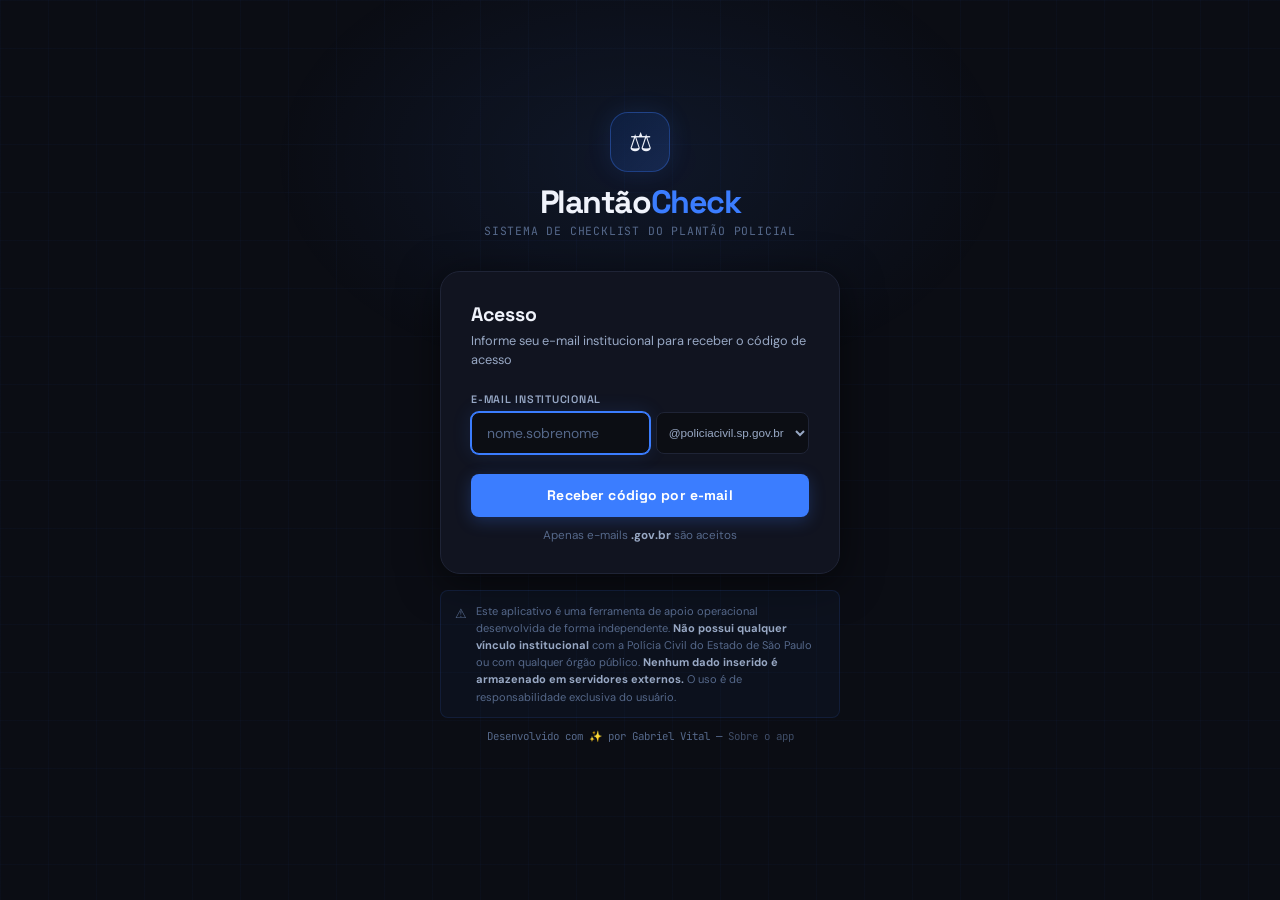
<file: index.html>
<!DOCTYPE html>
<html lang="pt-BR">
<head>
  <meta charset="UTF-8" />
  <meta name="viewport" content="width=device-width, initial-scale=1.0" />
  <title>Plantão Check — Acesso</title>
  <meta name="theme-color" content="#0f1623" />
  <meta name="mobile-web-app-capable" content="yes" />
  <meta name="apple-mobile-web-app-capable" content="yes" />
  <meta name="apple-mobile-web-app-status-bar-style" content="black-translucent" />
  <meta name="apple-mobile-web-app-title" content="PlantãoCheck" />
  <link rel="manifest" href="manifest.json" />
  <link rel="apple-touch-icon" href="icons/icon-192.png" />
  <link rel="stylesheet" href="css/style.css" />
</head>
<body class="auth-page">

  <div class="auth-bg">
    <div class="auth-grid"></div>
    <div class="auth-glow"></div>
  </div>

  <div class="auth-container">

    <div class="auth-brand">
      <div class="brand-badge">
        <span class="badge-icon">&#9878;</span>
      </div>
      <h1 class="brand-title">Plant&#227;o<span class="brand-accent">Check</span></h1>
      <p class="brand-sub">Sistema de Checklist do Plant&#227;o Policial</p>
    </div>

    <!-- STEP 1: E-MAIL -->
    <div class="auth-card" id="emailPanel">
      <div class="card-header">
        <h2>Acesso</h2>
        <p>Informe seu e-mail institucional para receber o c&#243;digo de acesso</p>
      </div>

      <div class="form-group">
        <label>E-mail institucional</label>
        <div class="email-split-wrap">
          <input type="text" id="loginUser" placeholder="nome.sobrenome"
                 autocomplete="username" autofocus
                 oninput="syncLoginEmail()" onkeydown="if(event.key==='Tab'){event.preventDefault();document.getElementById('loginSuffix').focus()}" />
          <select id="loginSuffix" onchange="syncLoginEmail()">
            <option value="@policiacivil.sp.gov.br">@policiacivil.sp.gov.br</option>
            <option value="outro">Outro sufixo...</option>
          </select>
        </div>
        <input type="text" id="loginSuffixCustom" class="hidden"
               placeholder="@orgao.gov.br"
               style="margin-top:.4rem"
               oninput="syncLoginEmail()" />
        <input type="hidden" id="loginEmail" />
      </div>

      <div id="emailMsg" class="auth-msg hidden"></div>

      <button class="btn-primary" id="btnRequestCode" onclick="handleRequestCode()">
        Receber c&#243;digo por e-mail
      </button>

      <p class="auth-hint">Apenas e-mails <strong>.gov.br</strong> s&#227;o aceitos</p>
    </div>

    <!-- STEP 2: VERIFICATION CODE -->
    <div class="auth-card hidden" id="verifyPanel">
      <div class="card-header">
        <h2>Verificar c&#243;digo</h2>
        <p>C&#243;digo enviado para <strong id="verifyEmailDisplay"></strong></p>
      </div>

      <div class="form-group code-group">
        <input type="text" inputmode="numeric" maxlength="1" class="code-digit" id="d1" oninput="digitNext(this, 'd2')" />
        <input type="text" inputmode="numeric" maxlength="1" class="code-digit" id="d2" oninput="digitNext(this, 'd3')" onkeydown="digitBack(event, this, 'd1')" />
        <input type="text" inputmode="numeric" maxlength="1" class="code-digit" id="d3" oninput="digitNext(this, 'd4')" onkeydown="digitBack(event, this, 'd2')" />
        <input type="text" inputmode="numeric" maxlength="1" class="code-digit" id="d4" oninput="digitNext(this, 'd5')" onkeydown="digitBack(event, this, 'd3')" />
        <input type="text" inputmode="numeric" maxlength="1" class="code-digit" id="d5" oninput="digitNext(this, 'd6')" onkeydown="digitBack(event, this, 'd4')" />
        <input type="text" inputmode="numeric" maxlength="1" class="code-digit" id="d6" oninput="digitNext(this, null)" onkeydown="digitBack(event, this, 'd5')" />
      </div>

      <div id="verifyMsg" class="auth-msg hidden"></div>

      <button class="btn-primary" onclick="handleVerify()">Entrar</button>

      <div class="resend-area">
        <div class="resend-countdown hidden" id="resendCountdown">
          <span class="resend-wait-icon">&#8987;</span>
          Aguarde <strong id="resendTimer">1:30</strong> para solicitar um novo c&#243;digo
        </div>
        <button class="btn-resend hidden" id="btnResend" onclick="resendCode()">
          &#8635; Reenviar c&#243;digo
        </button>
        <a href="#" class="auth-link" onclick="switchPanel('emailPanel')">Usar outro e-mail</a>
      </div>
    </div>

    <!-- AVISO LEGAL -->
    <div class="legal-notice">
      <span class="legal-icon">&#9888;</span>
      <span>
        Este aplicativo &#233; uma ferramenta de apoio operacional desenvolvida de forma independente.
        <strong>N&#227;o possui qualquer v&#237;nculo institucional</strong> com a Pol&#237;cia Civil do
        Estado de S&#227;o Paulo ou com qualquer &#243;rg&#227;o p&#250;blico.
        <strong>Nenhum dado inserido &#233; armazenado em servidores externos.</strong>
        O uso &#233; de responsabilidade exclusiva do usu&#225;rio.
      </span>
    </div>

    <div class="app-credit">Desenvolvido com &#10024; por Gabriel Vital &mdash; <a href="sobre.html" style="color:inherit;opacity:.7">Sobre o app</a></div>

    <!-- PWA INSTALL BANNER — mobile only -->
    <div class="install-banner hidden" id="installBanner">
      <span class="install-icon">&#128241;</span>
      <span>Instale o app para acesso r&#225;pido e sess&#227;o de 15 dias</span>
      <button onclick="installPWA()">Instalar</button>
      <button class="install-close" onclick="document.getElementById('installBanner').classList.add('hidden')">&#215;</button>
    </div>



  </div>

  <script src="js/auth.js"></script>
  <script>
    // ── SERVICE WORKER ─────────────────────────────────────
    if ('serviceWorker' in navigator) {
      window.addEventListener('load', () => {
        navigator.serviceWorker.register('./sw.js')
          .then(reg => console.log('[SW] Registrado:', reg.scope))
          .catch(err => console.warn('[SW] Erro (não crítico):', err));
      });
    }

    // ── PWA INSTALL PROMPT — mobile only ───────────────────
    let deferredPrompt = null;
    window.addEventListener('beforeinstallprompt', e => {
      e.preventDefault();
      deferredPrompt = e;
      // Only show on mobile/tablet
      if (window.innerWidth <= 768) {
        const banner = document.getElementById('installBanner');
        if (banner) banner.classList.remove('hidden');
      }
    });

    function installPWA() {
      if (!deferredPrompt) return;
      deferredPrompt.prompt();
      deferredPrompt.userChoice.then(() => {
        deferredPrompt = null;
        document.getElementById('installBanner')?.classList.add('hidden');
      });
    }

    window.addEventListener('appinstalled', () => {
      document.getElementById('installBanner')?.classList.add('hidden');
    });


  </script>
</body>
</html>
</file>
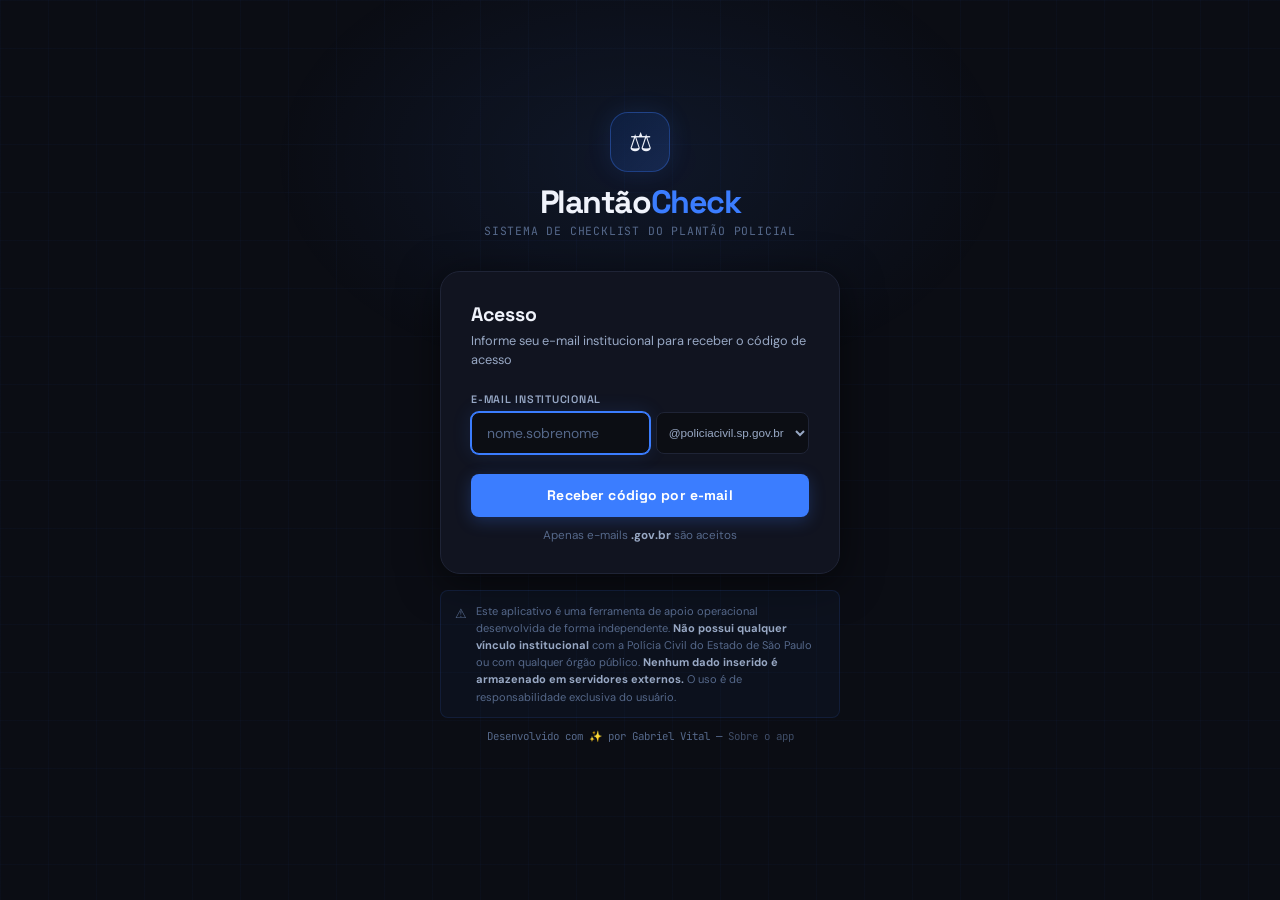
<file: app.html>
<!DOCTYPE html>
<html lang="pt-BR">
<head>
  <meta charset="UTF-8" />
  <meta name="viewport" content="width=device-width, initial-scale=1.0" />
  <title>Plantão Check — Ocorrências</title>
  <link rel="stylesheet" href="css/style.css" />
  <link rel="stylesheet" href="css/print.css" media="print" />
</head>
<body class="app-page" data-theme="light">

  <!-- SIDEBAR -->
  <aside class="sidebar" id="sidebar">
    <div class="sidebar-header">
      <div class="sidebar-brand">
        <span class="sb-icon">&#9878;</span>
        <span class="sb-title">Plant&#227;o<span class="sb-accent">Check</span></span>
      </div>
      <button class="sidebar-close" onclick="toggleSidebar()">&#215;</button>
    </div>
    <div class="sidebar-user" id="sidebarUser"></div>
    <nav class="sidebar-nav">

      <button class="btn-home-nav" onclick="backToHome(); if(window.innerWidth<=768) toggleSidebar();">
        &#127968; P&#225;gina inicial
      </button>

      <p class="nav-label">Plant&#227;o</p>
      <ul>
        <!-- <li><a href="#" class="nav-link" onclick="openRelatorio()"><span class="nav-icon">&#128196;</span> Relat&#243;rio do Plant&#227;o</a></li> -->
        <li><a href="#" class="nav-link" onclick="openChecklistModal(); if(window.innerWidth<=768) toggleSidebar();"><span class="nav-icon">&#9989;</span> Checklists de Ocorr&#234;ncia</a></li>
        <!--  <li><a href="#" class="nav-link" onclick="openPlantaoDiario(); if(window.innerWidth<=768) toggleSidebar();"><span class="nav-icon">&#9200;</span> Rotina do Plant&#227;o</a></li> -->
        <li><a href="#" class="nav-link" onclick="openRef('orientacoes')"><span class="nav-icon">&#128204;</span> Orienta&#231;&#245;es Gerais</a></li>
        <li><a href="#" class="nav-link" onclick="openRef('requisicoes')"><span class="nav-icon">&#128203;</span> Tabela IC / IML</a></li>
      </ul>

      <p class="nav-label" style="margin-top:1.1rem">Ferramentas</p>
      <ul>
        <li><a href="#" class="nav-link" onclick="openEmailMenu()"><span class="nav-icon">&#128231;</span> Modelos de E-mail</a></li>
        <li><a href="#" class="nav-link" onclick="openQuesitosMenu()"><span class="nav-icon">&#128203;</span> Quesitos Periciais</a></li>
        <li><a href="#" class="nav-link" onclick="openArtigosMenu()"><span class="nav-icon">&#9878;</span> Legisla&#231;&#227;o</a></li>
        <li><a href="#" class="nav-link" onclick="window.open('pre-atendimento.html','_blank')"><span class="nav-icon">&#128221;</span> Pr&#233;-Atendimento</a></li>
      </ul>
      
      <p class="nav-label" style="margin-top:1.1rem">Documentos</p>
      <ul>
        <li><a href="#" class="nav-link" onclick="PCDoc.open('autorizacaoSangue')"><span class="nav-icon">&#129656;</span> Coleta de Sangue</a></li>
        <li><a href="#" class="nav-link" onclick="PCDoc.open('autorizacaoCelular')"><span class="nav-icon">&#128241;</span> Extra&#231;&#227;o Celular</a></li>
        <li><a href="#" class="nav-link" onclick="PCDoc.open('autorizacaoEntrada')"><span class="nav-icon">&#127968;</span> Entrada em Resid&#234;ncia</a></li>
        <!-- <li><a href="#" class="nav-link" onclick="PCDoc.open('fonar')"><span class="nav-icon">🚺</span> FONAR</a></li> -->
        <li><a href="#" class="nav-link" onclick="PCDoc.open('alteracaoPlantao')"><span class="nav-icon">&#128260;</span> Troca de Plant&#227;o</a></li>
        <li><a href="#" class="nav-link" onclick="PCDoc.open('certidao')"><span class="nav-icon">&#9997;</span> Certid&#227;o</a></li>
      </ul>

      <p class="nav-label" style="margin-top:1.1rem">Modelos de Texto</p>
      <ul>
        <li><a href="#" class="nav-link" onclick="openTemplate('historicoCaptura')"><span class="nav-icon">&#128269;</span> Captura de Procurado</a></li>
        <li><a href="#" class="nav-link" onclick="openTemplate('autorizacaoContato')"><span class="nav-icon">&#128222;</span> Autoriza&#231;&#227;o de Contato</a></li>
        <li><a href="#" class="nav-link" onclick="openTemplate('autorizacaoFotografias')"><span class="nav-icon">&#128247;</span> Fotografias de Les&#245;es</a></li>
        <li><a href="#" class="nav-link" onclick="openTemplate('representacaoCriminal')"><span class="nav-icon">&#9878;</span> Representa&#231;&#227;o Criminal</a></li>
        <li><a href="#" class="nav-link" onclick="openTemplate('medidaProtetiva')"><span class="nav-icon">&#128737;</span> Medida Protetiva</a></li>
        <li><a href="#" class="nav-link" onclick="openTemplate('lavraturaTermoCircunstanciado')"><span class="nav-icon">&#128203;</span> Lavratura de TCO</a></li>
        <li><a href="#" class="nav-link" onclick="openTemplate('vidaPregressa')"><span class="nav-icon">&#128100;</span> Vida Pregressa</a></li>
        <li><a href="#" class="nav-link" onclick="openTemplate('deliberacaoAP')"><span class="nav-icon">&#9878;</span> Delibera&#231;&#227;o da AP</a></li>
        <li><a href="#" class="nav-link" onclick="openTemplate('historicoDesaparecimento')"><span class="nav-icon">&#128119;</span> Desaparecimento</a></li>
      </ul>

      <p class="nav-label" style="margin-top:1.1rem">Links &#218;teis</p>
      <ul>
        <li><a class="nav-link nav-link-ext" href="https://portalbnmp.cnj.jus.br/" target="_blank" rel="noopener"><span class="nav-icon">&#128279;</span> BNMP</a></li>
        <li><a class="nav-link nav-link-ext" href="https://cna.oab.org.br/" target="_blank" rel="noopener"><span class="nav-icon">&#128279;</span> Consulta Advogados</a></li>
        <li><a class="nav-link nav-link-ext" href="https://cortex.mj.gov.br/index.php" target="_blank" rel="noopener"><span class="nav-icon">&#128279;</span> C&#243;rtex</a></li>
        <li><a class="nav-link nav-link-ext" href="https://www.imprensaoficial.com.br/" target="_blank" rel="noopener"><span class="nav-icon">&#128279;</span> Di&#225;rio Oficial</a></li>
        <li><a class="nav-link nav-link-ext" href="https://www.gepol.com.br/portal.php" target="_blank" rel="noopener"><span class="nav-icon">&#128279;</span> Gepol</a></li>
        <li><a class="nav-link nav-link-ext" href="https://seguranca.sinesp.gov.br/sinesp-seguranca/login.jsf" target="_blank" rel="noopener"><span class="nav-icon">&#128279;</span> Infoseg</a></li>
        <li><a class="nav-link nav-link-ext" href="http://10.75.200.2/" target="_blank" rel="noopener"><span class="nav-icon">&#128279;</span> Intranet PCSP</a></li>
        <li><a class="nav-link nav-link-ext" href="http://lead.policiacivil.sp.gov.br/" target="_blank" rel="noopener"><span class="nav-icon">&#128279;</span> LEAD</a></li>
        <li><a class="nav-link nav-link-ext" href="https://goo.gl/maps/ucfCNb9YV8JgTWoz6" target="_blank" rel="noopener"><span class="nav-icon">&#128279;</span> Mapa Copom</a></li>
        <li><a class="nav-link nav-link-ext" href="https://www.google.com/maps/d/u/0/viewer?mid=1Cn5198YTPrwcJEoVW4B1RIkr1Sc&shorturl=1" target="_blank" rel="noopener"><span class="nav-icon">&#128279;</span> Mapa Decap</a></li>
        <li><a class="nav-link nav-link-ext" href="https://www.google.com/maps/d/edit?mid=1BE_YvZ3biN6F4-m5WGgnVMqlYCtgCEM&usp=sharing" target="_blank" rel="noopener"><span class="nav-icon">&#128279;</span> Mapa Estadual</a></li>
        <li><a class="nav-link nav-link-ext" href="https://minhaarea.sp.gov.br/plataformasp" target="_blank" rel="noopener"><span class="nav-icon">&#128279;</span> Minha &#193;rea SP</a></li>
        <li><a class="nav-link nav-link-ext" href="https://operacional.muralhapaulista.sp.gov.br/" target="_blank" rel="noopener"><span class="nav-icon">&#128279;</span> Muralha Paulista</a></li>
        <li><a class="nav-link nav-link-ext" href="http://10.200.82.36/emulador" target="_blank" rel="noopener"><span class="nav-icon">&#128279;</span> Prodesp</a></li>
        <li><a class="nav-link nav-link-ext" href="https://saepweb.policiacientifica.sp.gov.br/saep/" target="_blank" rel="noopener"><span class="nav-icon">&#128279;</span> SAEP Per&#237;cias</a></li>
        <li><a class="nav-link nav-link-ext" href="http://10.78.1.6/SegundaViaDeLaudos" target="_blank" rel="noopener"><span class="nav-icon">&#128279;</span> Segunda Via de Laudos</a></li>
        <li><a class="nav-link nav-link-ext" href="https://servidor.sou.sp.gov.br/esc" target="_blank" rel="noopener"><span class="nav-icon">&#128279;</span> SOU.SP</a></li>
        <li><a class="nav-link nav-link-ext" href="https://esaj.tjsp.jus.br/esaj?servico=190090" target="_blank" rel="noopener"><span class="nav-icon">&#128279;</span> TJ-SP</a></li>
        <li><a class="nav-link nav-link-ext" href="https://dipol.policiacivil.sp.gov.br/sup-unidades/" target="_blank" rel="noopener"><span class="nav-icon">&#128279;</span> Unidades PC-SP</a></li>
      </ul>

    </nav>
    <div class="sidebar-footer">
      <button class="btn-theme" onclick="toggleTheme()" id="themeBtn">&#9728; Modo Claro</button>
      <button class="btn-logout" onclick="handleLogout()">Sair</button>
    </div>
  </aside>
  <div class="sidebar-overlay" id="sidebarOverlay" onclick="toggleSidebar()"></div>

  <!-- MAIN -->
  <main class="main-content" id="mainContent">

    <header class="topbar">
      <button class="hamburger" onclick="toggleSidebar()"><span></span><span></span><span></span></button>
      <div class="topbar-title" id="topbarTitle"></div>
      <div class="sync-indicator hidden" id="syncIndicator" title="Sincronizando...">&#9729;</div>
      <div class="topbar-actions">
        <a href="sobre.html" class="btn-icon" title="Sobre o PlantãoCheck" style="text-decoration:none;font-size:.8rem;opacity:.65">&#8505;</a>
        <!-- <button class="btn-icon btn-icon-plantao" id="btnTopbarPlantao"
                onclick="editarOuAbrirPlantao()"
                title="Dados do plantão">&#128203; Plant&#227;o</button> -->
      </div>
    </header>

    <!-- PLANTÃO BAR -->
    <div class="plantao-bar hidden" id="plantaoBar"></div>

    <!-- HOME -->
    <div class="home-view" id="homeView">

      <div id="recentOccurrence"></div>
      <div id="andamentoSection"></div>

      <div class="home-sections">

        <!-- PLANTÃO -->
        <div class="home-section">
          <div class="home-section-title">Plant&#227;o</div>
          <div class="home-grid">
            <div class="home-card home-card-checklist" onclick="openChecklistModal()">
              <div class="home-card-icon">&#9989;</div>
              <div class="home-card-body">
                <div class="home-card-title">Checklist de Ocorr&#234;ncia</div>
                <div class="home-card-sub">Selecionar tipo e abrir checklist</div>
              </div>
              <div class="home-card-arrow">&#8594;</div>
            </div>
            <!--
            <div class="home-card" onclick="openRelatorio()">
              <div class="home-card-icon">&#128196;</div>
              <div class="home-card-body">
                <div class="home-card-title">Relat&#243;rio do Plant&#227;o</div>
                <div class="home-card-sub">Registre e imprima os BOs do turno</div>
              </div>
            </div>
            -->
            <!--
            <div class="home-card" onclick="openPlantaoDiario()">
              <div class="home-card-icon">&#9200;</div>
              <div class="home-card-body">
                <div class="home-card-title">Rotina do Plant&#227;o</div>
                <div class="home-card-sub">Procedimentos obrigat&#243;rios do turno</div>
              </div>
            </div>
            -->
            <div class="home-card" onclick="openRef('orientacoes')">
              <div class="home-card-icon">&#128204;</div>
              <div class="home-card-body">
                <div class="home-card-title">Orienta&#231;&#245;es Gerais</div>
                <div class="home-card-sub">Procedimentos e regras do plant&#227;o</div>
              </div>
            </div>
            <div class="home-card" onclick="openRef('requisicoes')">
              <div class="home-card-icon">&#128203;</div>
              <div class="home-card-body">
                <div class="home-card-title">Tabela IC / IML</div>
                <div class="home-card-sub">Natureza e objetivo das requisi&#231;&#245;es periciais</div>
              </div>
            </div>
          </div>
        </div>

        <!-- FERRAMENTAS -->
        <div class="home-section">
          <div class="home-section-title">Ferramentas</div>
          <div class="home-grid">
            <div class="home-card" onclick="openEmailMenu()">
              <div class="home-card-icon">&#128231;</div>
              <div class="home-card-body">
                <div class="home-card-title">Modelos de E-mail</div>
                <div class="home-card-sub">Preencha e copie comunicados oficiais</div>
              </div>
            </div>
            <div class="home-card" onclick="openQuesitosMenu()">
              <div class="home-card-icon">&#128203;</div>
              <div class="home-card-body">
                <div class="home-card-title">Quesitos Periciais</div>
                <div class="home-card-sub">Manual oficial da PCSP por crime</div>                
              </div>
            </div>
            <div class="home-card" onclick="openArtigosMenu()">
              <div class="home-card-icon">&#9878;</div>
              <div class="home-card-body">
                <div class="home-card-title">Legisla&#231;&#227;o</div>
                <div class="home-card-sub">CP, CPP e leis extravagantes</div>
              </div>
            </div>
            <div class="home-card" onclick="window.open('pre-atendimento.html','_blank')">
              <div class="home-card-icon">&#128221;</div>
              <div class="home-card-body">
                <div class="home-card-title">Pr&#233;-Atendimento</div>
                <div class="home-card-sub">Ficha para espontaneamente apresentados</div>
              </div>
            </div>
          </div>
        </div>

        <!-- DOCUMENTOS -->
        <div class="home-section">
          <div class="home-section-title">Documentos Oficiais</div>
          <div class="home-grid">
            <div class="home-card" onclick="PCDoc.open('autorizacaoSangue')">
              <div class="home-card-icon">&#129656;</div>
              <div class="home-card-body">
                <div class="home-card-title">Coleta de Sangue</div>
                <div class="home-card-sub">Autoriza&#231;&#227;o — CONTRAN 432/2013</div>
              </div>
            </div>
            <div class="home-card" onclick="PCDoc.open('autorizacaoCelular')">
              <div class="home-card-icon">&#128241;</div>
              <div class="home-card-body">
                <div class="home-card-title">Extra&#231;&#227;o de Celular</div>
                <div class="home-card-sub">Autoriza&#231;&#227;o de acesso a dados</div>
              </div>
            </div>
            <div class="home-card" onclick="PCDoc.open('autorizacaoEntrada')">
              <div class="home-card-icon">&#127968;</div>
              <div class="home-card-body">
                <div class="home-card-title">Entrada em Resid&#234;ncia</div>
                <div class="home-card-sub">Consentimento — art. 5&#186; XI CF</div>
              </div>
            </div>
            <!--
            <div class="home-card" onclick="PCDoc.open('fonar')">
              <div class="home-card-icon">🚺</div>
              <div class="home-card-body">
                <div class="home-card-title">FONAR</div>
                <div class="home-card-sub">Formul&#225;rio Nacional de Avalia&#231;&#227;o de Risco</div>
              </div>
            </div>
            -->
            <div class="home-card" onclick="PCDoc.open('alteracaoPlantao')">
              <div class="home-card-icon">&#128260;</div>
              <div class="home-card-body">
                <div class="home-card-title">Troca de Plant&#227;o</div>
                <div class="home-card-sub">Autoriza&#231;&#227;o de troca de escala</div>
              </div>
            </div>
            <div class="home-card" onclick="PCDoc.open('certidao')">
              <div class="home-card-icon">&#9997;</div>
              <div class="home-card-body">
                <div class="home-card-title">Certid&#227;o</div>
                <div class="home-card-sub">Recusas, medida protetiva e outros</div>
              </div>
            </div>
            
          </div>
        </div>

        <!-- MODELOS DE TEXTO -->
        <div class="home-section">
          <div class="home-section-title">Modelos de Texto</div>
          <div class="home-grid">
            <div class="home-card" onclick="openTemplate('historicoCaptura')">
              <div class="home-card-icon">&#128269;</div>
              <div class="home-card-body">
                <div class="home-card-title">Captura de Procurado</div>
                <div class="home-card-sub">Hist&#243;rico do BO de captura</div>
              </div>
            </div>
            <div class="home-card" onclick="openTemplate('autorizacaoContato')">
              <div class="home-card-icon">&#128222;</div>
              <div class="home-card-body">
                <div class="home-card-title">Autoriza&#231;&#227;o de Contato</div>
                <div class="home-card-sub">WhatsApp e e-mail — movimenta&#231;&#245;es</div>
              </div>
            </div>
            <div class="home-card" onclick="openTemplate('autorizacaoFotografias')">
              <div class="home-card-icon">&#128247;</div>
              <div class="home-card-body">
                <div class="home-card-title">Fotografias de Les&#245;es</div>
                <div class="home-card-sub">Autoriza&#231;&#227;o e anexo ao procedimento</div>
              </div>
            </div>
            <div class="home-card" onclick="openTemplate('representacaoCriminal')">
              <div class="home-card-icon">&#9878;</div>
              <div class="home-card-body">
                <div class="home-card-title">Representa&#231;&#227;o Criminal</div>
                <div class="home-card-sub">Manifesta&#231;&#227;o contra o autor</div>
              </div>
            </div>
            <div class="home-card" onclick="openTemplate('medidaProtetiva')">
              <div class="home-card-icon">&#128737;</div>
              <div class="home-card-body">
                <div class="home-card-title">Medida Protetiva</div>
                <div class="home-card-sub">Lei Maria da Penha — art. 22/23/24</div>
              </div>
            </div>
            <div class="home-card" onclick="openTemplate('lavraturaTermoCircunstanciado')">
              <div class="home-card-icon">&#128203;</div>
              <div class="home-card-body">
                <div class="home-card-title">Lavratura de TCO</div>
                <div class="home-card-sub">Termo circunstanciado — Lei 9.099/95</div>
              </div>
            </div>
            <div class="home-card" onclick="openTemplate('vidaPregressa')">
              <div class="home-card-icon">&#128100;</div>
              <div class="home-card-body">
                <div class="home-card-title">Vida Pregressa</div>
                <div class="home-card-sub">Art. 6&#176;, IX, CPP — dados do conduzido</div>
              </div>
            </div>
            <div class="home-card" onclick="openTemplate('deliberacaoAP')">
              <div class="home-card-icon">&#9878;</div>
              <div class="home-card-body">
                <div class="home-card-title">Delibera&#231;&#227;o da AP</div>
                <div class="home-card-sub">Determina&#231;&#245;es da autoridade policial</div>
              </div>
            </div>
            <div class="home-card" onclick="openTemplate('historicoDesaparecimento')">
              <div class="home-card-icon">&#128119;</div>
              <div class="home-card-body">
                <div class="home-card-title">Desaparecimento de Pessoa</div>
                <div class="home-card-sub">Hist&#243;rico do BO de desaparecimento</div>
              </div>
            </div>
          </div>
        </div>

        <!-- LINKS ÚTEIS -->
        <div class="home-section">
          <div class="home-section-title">Links &#218;teis</div>
          <div class="home-links-grid">
            <a class="home-link-item" href="https://portalbnmp.cnj.jus.br/" target="_blank" rel="noopener">
              <span class="home-link-icon">&#128279;</span>
              <span class="home-link-name">BNMP</span>
              <span class="home-link-desc">Banco Nacional de Mandados de Pris&#227;o &#8212; CNJ</span>
            </a>
            <a class="home-link-item" href="https://cna.oab.org.br/" target="_blank" rel="noopener">
              <span class="home-link-icon">&#128279;</span>
              <span class="home-link-name">Consulta Advogados</span>
              <span class="home-link-desc">Cadastro Nacional de Advogados &#8212; OAB</span>
            </a>
            <a class="home-link-item" href="https://cortex.mj.gov.br/index.php" target="_blank" rel="noopener">
              <span class="home-link-icon">&#128279;</span>
              <span class="home-link-name">C&#243;rtex</span>
              <span class="home-link-desc">Plataforma integrada de seguran&#231;a p&#250;blica &#8212; MJ</span>
            </a>
            <a class="home-link-item" href="https://www.imprensaoficial.com.br/" target="_blank" rel="noopener">
              <span class="home-link-icon">&#128279;</span>
              <span class="home-link-name">Di&#225;rio Oficial</span>
              <span class="home-link-desc">Di&#225;rio Oficial do Estado de S&#227;o Paulo</span>
            </a>
            <a class="home-link-item" href="https://www.gepol.com.br/portal.php" target="_blank" rel="noopener">
              <span class="home-link-icon">&#128279;</span>
              <span class="home-link-name">Gepol</span>
              <span class="home-link-desc">Portal de gest&#227;o policial</span>
            </a>
            <a class="home-link-item" href="https://seguranca.sinesp.gov.br/sinesp-seguranca/login.jsf" target="_blank" rel="noopener">
              <span class="home-link-icon">&#128279;</span>
              <span class="home-link-name">Infoseg</span>
              <span class="home-link-desc">Sistema Nacional de Informa&#231;&#245;es de Seguran&#231;a &#8212; SINESP</span>
            </a>
            <a class="home-link-item" href="http://10.75.200.2/" target="_blank" rel="noopener">
              <span class="home-link-icon">&#128279;</span>
              <span class="home-link-name">Intranet PCSP</span>
              <span class="home-link-desc">Intranet da Pol&#237;cia Civil do Estado de S&#227;o Paulo</span>
            </a>
            <a class="home-link-item" href="http://lead.policiacivil.sp.gov.br/" target="_blank" rel="noopener">
              <span class="home-link-icon">&#128279;</span>
              <span class="home-link-name">LEAD</span>
              <span class="home-link-desc">Sistema LEAD &#8212; PC-SP</span>
            </a>
            <a class="home-link-item" href="https://goo.gl/maps/ucfCNb9YV8JgTWoz6" target="_blank" rel="noopener">
              <span class="home-link-icon">&#128279;</span>
              <span class="home-link-name">Mapa Copom</span>
              <span class="home-link-desc">Mapa operacional Copom</span>
            </a>
            <a class="home-link-item" href="https://www.google.com/maps/d/u/0/viewer?mid=1Cn5198YTPrwcJEoVW4B1RIkr1Sc&shorturl=1" target="_blank" rel="noopener">
              <span class="home-link-icon">&#128279;</span>
              <span class="home-link-name">Mapa Decap</span>
              <span class="home-link-desc">Mapa das delegacias &#8212; Decap</span>
            </a>
            <a class="home-link-item" href="https://www.google.com/maps/d/edit?mid=1BE_YvZ3biN6F4-m5WGgnVMqlYCtgCEM&usp=sharing" target="_blank" rel="noopener">
              <span class="home-link-icon">&#128279;</span>
              <span class="home-link-name">Mapa Estadual</span>
              <span class="home-link-desc">Mapa estadual das unidades PC-SP</span>
            </a>
            <a class="home-link-item" href="https://minhaarea.sp.gov.br/plataformasp" target="_blank" rel="noopener">
              <span class="home-link-icon">&#128279;</span>
              <span class="home-link-name">Minha &#193;rea SP</span>
              <span class="home-link-desc">Portal de servi&#231;os do servidor p&#250;blico paulista</span>
            </a>
            <a class="home-link-item" href="https://operacional.muralhapaulista.sp.gov.br/" target="_blank" rel="noopener">
              <span class="home-link-icon">&#128279;</span>
              <span class="home-link-name">Muralha Paulista</span>
              <span class="home-link-desc">Sistema operacional de monitoramento &#8212; SP</span>
            </a>
            <a class="home-link-item" href="http://10.200.82.36/emulador" target="_blank" rel="noopener">
              <span class="home-link-icon">&#128279;</span>
              <span class="home-link-name">Prodesp</span>
              <span class="home-link-desc">Terminal Prodesp &#8212; rede interna PC-SP</span>
            </a>
            <a class="home-link-item" href="https://saepweb.policiacientifica.sp.gov.br/saep/" target="_blank" rel="noopener">
              <span class="home-link-icon">&#128279;</span>
              <span class="home-link-name">SAEP Per&#237;cias</span>
              <span class="home-link-desc">Sistema de Apoio &#224;s Estat&#237;sticas Periciais &#8212; PC Cient&#237;fica</span>
            </a>
            <a class="home-link-item" href="http://10.78.1.6/SegundaViaDeLaudos" target="_blank" rel="noopener">
              <span class="home-link-icon">&#128279;</span>
              <span class="home-link-name">Segunda Via de Laudos</span>
              <span class="home-link-desc">Solicita&#231;&#227;o de segunda via de laudos &#8212; rede interna</span>
            </a>
            <a class="home-link-item" href="https://servidor.sou.sp.gov.br/esc" target="_blank" rel="noopener">
              <span class="home-link-icon">&#128279;</span>
              <span class="home-link-name">SOU.SP</span>
              <span class="home-link-desc">Sistema do servidor p&#250;blico estadual de S&#227;o Paulo</span>
            </a>
            <a class="home-link-item" href="https://esaj.tjsp.jus.br/esaj?servico=190090" target="_blank" rel="noopener">
              <span class="home-link-icon">&#128279;</span>
              <span class="home-link-name">TJ-SP</span>
              <span class="home-link-desc">Portal de servi&#231;os do Tribunal de Justi&#231;a de S&#227;o Paulo</span>
            </a>
            <a class="home-link-item" href="https://dipol.policiacivil.sp.gov.br/sup-unidades/" target="_blank" rel="noopener">
              <span class="home-link-icon">&#128279;</span>
              <span class="home-link-name">Unidades PC-SP</span>
              <span class="home-link-desc">Consulta de unidades da Pol&#237;cia Civil de SP</span>
            </a>
          </div>
        </div>

      </div><!-- /home-sections -->

      <!-- hidden inputs para o occurrence grid (usado internamente) -->
      <div style="display:none">
        <input id="homeSearch" type="text" />
        <div id="occurrenceGrid"></div>
        <p id="noResults"></p>
      </div>

    </div>

  <!-- MODAL CHECKLIST — seleção de tipo de ocorrência -->
  <div class="modal-backdrop hidden" id="checklistModalBackdrop" onclick="closeChecklistModal()"></div>
  <div class="modal hidden" id="checklistModal" style="max-width:560px">
    <div class="modal-header">
      <div><h3>&#9989; Checklist de Ocorr&#234;ncia</h3><p class="modal-subtitle">Selecione o tipo para abrir o checklist</p></div>
      <button onclick="closeChecklistModal()">&#215;</button>
    </div>
    <div class="modal-body" style="max-height:65vh;overflow-y:auto">
      <div class="home-search-wrap" style="margin-bottom:.75rem">
        <input class="home-search" id="checklistSearch" type="text"
               placeholder="&#128269; Buscar tipo de ocorr&#234;ncia..."
               oninput="filterChecklistModal()" autocomplete="off" style="max-width:100%" />
      </div>
      <div id="checklistModalGrid" class="occurrence-grid"></div>
      <p class="no-results hidden" id="checklistNoResults">Nenhuma ocorr&#234;ncia encontrada.</p>
    </div>
  </div>

    <!-- CHECKLIST VIEW -->
    <div class="checklist-view hidden" id="checklistView">

      <!-- PDF HEADER (s&#243; aparece na impress&#227;o) -->
      <div class="pdf-header" id="pdfHeader">
        <div class="pdf-header-top">
          <div class="pdf-logo-mark"><span>&#9878;</span></div>
          <div class="pdf-logo-text">
            <div class="pdf-logo-name">Plant&#227;o<span>Check</span></div>
            <div class="pdf-logo-sub">Sistema de Checklist do Plant&#227;o Policial</div>
          </div>
        </div>
        <div class="pdf-occurrence-block">
          <div class="pdf-occurrence-name" id="pdfOccName"></div>
          <div class="pdf-triage-line" id="pdfTriage"></div>
          <div class="pdf-bo-line" id="pdfBoLine"></div>
          <div class="pdf-kw-line" id="pdfKwLine"></div>
        </div>
      </div>

      <!-- CELEBRATION BANNER -->
      <div class="celebration-banner hidden" id="celebrationBanner">
        <span class="cel-icon">&#10003;</span>
        <span class="cel-text">Checklist conclu&#237;do!</span>
      </div>

      <div class="cl-header">
        <div style="flex:1">
          <h2 class="cl-title" id="clTitle"></h2>
          <p class="cl-desc" id="clDesc"></p>
          <div class="cl-meta">
            <input class="cl-meta-input bo" id="metaBO" type="text" placeholder="N&#186; do BO (opcional)" oninput="updatePdfMeta()" />
            <input class="cl-meta-input kw" id="metaKW" type="text" placeholder="Palavras-chave (opcional)" oninput="updatePdfMeta()" />
          </div>
        </div>
        <div class="cl-progress-wrap">
          <div class="cl-progress-bar"><div class="cl-progress-fill" id="clProgressFill"></div></div>
          <span class="cl-progress-label" id="clProgressLabel">0 / 0</span>
          <span class="occ-timer" id="occTimer">00m 00s</span>
        </div>
      </div>

      <div class="cl-body" id="clBody"></div>

      <!-- OBSERVAÇÕES LIVRES -->
      <div class="obs-section">
        <div class="obs-header">
          <span class="obs-icon">&#128221;</span>
          <span class="obs-label">Observações da ocorrência</span>
          <span class="obs-hint">Opcional — aparece no PDF</span>
        </div>
        <textarea id="obsText" class="obs-textarea" placeholder="Registre aqui informações complementares, particularidades da ocorrência, decisões do delegado, etc." oninput="updateObsForPdf()" rows="4"></textarea>
      </div>

      <div class="cl-actions">
        <button class="btn-secondary" onclick="resetChecklist()">&#8635; Reiniciar</button>
        <button class="btn-secondary" onclick="backToHome()">&#8592; Voltar</button>
        <button class="btn-finalizar" id="btnFinalizar" onclick="finalizarChecklist()">&#10003; Finalizar</button>
        <button class="btn-primary" onclick="generatePDF()">&#128196; Gerar PDF</button>
      </div>

      <!-- PDF OBS (s&#243; na impress&#227;o) -->
      <div class="pdf-obs-block" id="pdfObsBlock" style="display:none">
        <div class="pdf-obs-title">Observações</div>
        <div class="pdf-obs-text" id="pdfObs"></div>
      </div>

      <!-- PDF FOOTER -->
      <div class="pdf-print-footer" id="pdfFooter">
        Plant&#227;oCheck &mdash; Ferramenta independente, sem v&#237;nculo institucional &mdash; <span id="pdfDate"></span>
      </div>

    </div>

    <!-- REFERENCE VIEW -->
    <div class="ref-view hidden" id="refView">
      <div class="ref-body" id="refBody"></div>
    </div>

    <!-- LINKS ÚTEIS VIEW -->
    <div class="ref-view hidden" id="linksView">
      <div class="ref-body">
        <div class="ref-section">
          <div class="ref-section-title">&#128279; Links &#218;teis</div>
          <div class="links-list">
            <a class="link-item" href="https://portalbnmp.cnj.jus.br/" target="_blank" rel="noopener">
              <div class="link-item-name">BNMP</div>
              <div class="link-item-desc">Banco Nacional de Mandados de Pris&#227;o — CNJ</div>
            </a>
            <a class="link-item" href="https://cortex.mj.gov.br/index.php" target="_blank" rel="noopener">
              <div class="link-item-name">C&#243;rtex</div>
              <div class="link-item-desc">Plataforma integrada de seguran&#231;a p&#250;blica — MJ</div>
            </a>
            <a class="link-item" href="https://seguranca.sinesp.gov.br/sinesp-seguranca/login.jsf" target="_blank" rel="noopener">
              <div class="link-item-name">Infoseg</div>
              <div class="link-item-desc">Sistema Nacional de Informa&#231;&#245;es de Seguran&#231;a P&#250;blica — SINESP</div>
            </a>
            <a class="link-item" href="https://operacional.muralhapaulista.sp.gov.br/" target="_blank" rel="noopener">
              <div class="link-item-name">Muralha Paulista</div>
              <div class="link-item-desc">Sistema operacional de monitoramento — SP</div>
            </a>
            <a class="link-item" href="https://esaj.tjsp.jus.br/esaj?servico=190090" target="_blank" rel="noopener">
              <div class="link-item-name">TJ-SP</div>
              <div class="link-item-desc">Portal de servi&#231;os do Tribunal de Justi&#231;a de S&#227;o Paulo</div>
            </a>
            <a class="link-item" href="https://dipol.policiacivil.sp.gov.br/sup-unidades/" target="_blank" rel="noopener">
              <div class="link-item-name">Unidades PC-SP</div>
              <div class="link-item-desc">Consulta de unidades da Pol&#237;cia Civil do Estado de S&#227;o Paulo</div>
            </a>
          </div>
        </div>
      </div>
    </div>

    <!-- HISTÓRICO VIEW -->
    <div class="ref-view hidden" id="historicoView">
      <div class="ref-body">
        <div class="ref-section">
          <div class="ref-section-title">&#128203; Hist&#243;rico de Ocorr&#234;ncias</div>
          <div id="historicoList" style="padding:.5rem 0"></div>
        </div>
      </div>
    </div>

    <!-- RELATÓRIO DO PLANTÃO (print only) -->
    <div class="relatorio-view hidden" id="relatorioView">
      <div id="relatorioContent"></div>
    </div>

  </main>

  <!-- GLOBAL FOOTER -->
  <footer class="app-footer">
    <div class="footer-legal">
      Este aplicativo é uma ferramenta de apoio operacional desenvolvida de forma independente.
      <strong>Não possui qualquer vínculo institucional</strong> com a Polícia Civil do Estado de
      São Paulo ou com qualquer órgão público. O uso é de responsabilidade exclusiva do usuário.
    </div>
    <div class="footer-credit">Desenvolvido com &#10024; por Gabriel Vital</div>
  </footer>

  <!-- PLANTÃO DIÁRIO MODAL -->
  <div class="modal-backdrop hidden" id="plantaoBackdrop" onclick="closePlantaoDiario()"></div>
  <div class="modal hidden" id="plantaoModal">
    <div class="modal-header">
      <div>
        <h3>Rotina do Plant&#227;o</h3>
        <p class="modal-subtitle">Procedimentos obrigat&#243;rios — independente de ocorr&#234;ncia</p>
      </div>
      <button onclick="closePlantaoDiario()">&#215;</button>
    </div>
    <div class="modal-body" id="plantaoBody"></div>
    <div class="modal-footer">
      <button class="btn-secondary" onclick="resetPlantao()">&#8635; Reiniciar</button>
      <button class="btn-primary" onclick="closePlantaoDiario()" style="width:auto;margin-top:0">Fechar</button>
    </div>
  </div>

  <!-- TRIAGE MODAL -->
  <div class="modal-backdrop hidden" id="triageBackdrop" onclick="closeTriageModal()"></div>
  <div class="modal triage-modal hidden" id="triageModal">
    <div class="modal-header">
      <div>
        <h3 id="triageOccName"></h3>
        <p class="modal-subtitle">Responda antes de iniciar o checklist</p>
      </div>
      <button onclick="closeTriageModal()">&#215;</button>
    </div>
    <input type="hidden" id="triageOccId" />
    <div class="modal-body triage-body">

      <div class="triage-question">
        <p class="triage-q-label">Quem está conduzindo a ocorrência?</p>
        <div class="triage-opts">
          <button class="triage-opt" data-group="condutor" data-value="pm" onclick="selectTriageOpt('condutor','pm',this)">
            <span class="triage-opt-icon">&#128110;</span>
            <span class="triage-opt-text">Policial Militar</span>
          </button>
          <button class="triage-opt" data-group="condutor" data-value="gcm" onclick="selectTriageOpt('condutor','gcm',this)">
            <span class="triage-opt-icon">&#128106;</span>
            <span class="triage-opt-text">Guarda Municipal</span>
          </button>
          <button class="triage-opt" data-group="condutor" data-value="pc" onclick="selectTriageOpt('condutor','pc',this)">
            <span class="triage-opt-icon">&#128680;</span>
            <span class="triage-opt-text">Pol&#237;cia Civil</span>
          </button>
          <button class="triage-opt" data-group="condutor" data-value="parte" onclick="selectTriageOpt('condutor','parte',this)">
            <span class="triage-opt-icon">&#128100;</span>
            <span class="triage-opt-text">Parte interessada</span>
          </button>
        </div>
      </div>

      <div class="triage-question" id="triageRowFlagrante">
        <p class="triage-q-label">A ocorrência é um flagrante?</p>
        <div class="triage-opts">
          <button class="triage-opt" data-group="flagrante" data-value="sim" onclick="selectTriageOpt('flagrante','sim',this)">
            <span class="triage-opt-icon">&#10003;</span>
            <span class="triage-opt-text">Sim, é flagrante</span>
          </button>
          <button class="triage-opt" data-group="flagrante" data-value="nao" onclick="selectTriageOpt('flagrante','nao',this)">
            <span class="triage-opt-icon">&#8722;</span>
            <span class="triage-opt-text">Não é flagrante</span>
          </button>
        </div>
      </div>

      <div class="triage-question" id="triageRowPreso">
        <p class="triage-q-label">Há autor preso a encaminhar?</p>
        <div class="triage-opts">
          <button class="triage-opt" data-group="preso" data-value="sim" onclick="selectTriageOpt('preso','sim',this)">
            <span class="triage-opt-icon">&#10003;</span>
            <span class="triage-opt-text">Sim, há preso</span>
          </button>
          <button class="triage-opt" data-group="preso" data-value="nao" onclick="selectTriageOpt('preso','nao',this)">
            <span class="triage-opt-icon">&#8722;</span>
            <span class="triage-opt-text">Não há preso</span>
          </button>
        </div>
      </div>

      <div id="triageMsg" class="auth-msg error hidden"></div>
    </div>
    <div class="modal-footer">
      <button class="btn-secondary" onclick="closeTriageModal()">Cancelar</button>
      <button class="btn-primary" onclick="confirmTriage()" style="width:auto;margin-top:0">Abrir checklist &#8594;</button>
    </div>
  </div>

  <!-- TEMPLATE MODAL -->
  <div class="modal-backdrop hidden" id="modalBackdrop" onclick="closeModal()"></div>
  <div class="modal hidden" id="templateModal">
    <div class="modal-header">
      <h3 id="modalTitle">Gerar texto</h3>
      <button onclick="closeModal()">&#215;</button>
    </div>
    <div class="modal-body" id="modalBody"></div>
    <div class="modal-footer">
      <button class="btn-secondary" onclick="closeModal()">Fechar</button>
      <button class="btn-primary" onclick="generateTemplate()" style="width:auto;margin-top:0">Gerar texto</button>
    </div>
  </div>

  <!-- MODAL ABERTURA DE PLANTÃO
  <div class="modal-backdrop hidden" id="plantaoInicioBackdrop"></div>
  <div class="modal hidden" id="plantaoInicioModal" style="max-width:480px">
    <div class="modal-header">
      <div>
        <h3>Abrir Plant&#227;o</h3>
        <p class="modal-subtitle">Opcional — pode pular e abrir depois</p>
      </div>
      <button onclick="pularPlantao()" title="Continuar sem abrir plant&#227;o">&#215;</button>
    </div>
    <div class="modal-body" style="max-height:70vh;overflow-y:auto">
      <div class="modal-form-group">
        <label>Data do plant&#227;o</label>
        <input type="date" id="plantaoData" />
      </div>
      <div class="modal-form-group">
        <label>Turno</label>
        <div class="triage-opts">
          <button class="turno-opt triage-opt" data-value="diurno" onclick="selectTurno('diurno',this)"><span class="triage-opt-icon">&#9728;</span><span class="triage-opt-text">Diurno</span></button>
          <button class="turno-opt triage-opt" data-value="noturno" onclick="selectTurno('noturno',this)"><span class="triage-opt-icon">&#127769;</span><span class="triage-opt-text">Noturno</span></button>
          <button class="turno-opt triage-opt" data-value="extraordinario" onclick="selectTurno('extraordinario',this)"><span class="triage-opt-icon">&#11088;</span><span class="triage-opt-text">Extraordin&#225;rio</span></button>
        </div>
      </div>
      <div class="modal-form-group">
        <label>Departamento</label>
        <select id="plantaoDept" onchange="onPlantaoDeptChange()">
          <option value="">Selecione o departamento...</option>
        </select>
      </div>
      <div class="modal-form-group">
        <label>Unidade policial</label>
        <select id="plantaoUnidade" disabled onchange="onPlantaoUnidadeChange()">
          <option value="">Selecione o departamento primeiro</option>
        </select>
      </div>
      <div class="modal-form-group">
        <label>Delegado(a) plantonista</label>
        <input type="text" id="plantaoDelegado" placeholder="Nome do(a) delegado(a)" />
      </div>
      <div id="plantaoInicioMsg" class="auth-msg error hidden"></div>
    </div>
    <div class="modal-footer">
      <button class="btn-secondary" onclick="pularPlantao()">Pular por agora</button>
      <button class="btn-primary" id="btnAbrirPlantao" onclick="confirmarAberturaPlan()" style="width:auto;margin-top:0">Abrir plant&#227;o &#8594;</button>
    </div>
  </div>
  -->
  
  <!-- MODAL BNMP -->
  <div class="modal-backdrop hidden" id="bnmpBackdrop" onclick="closeBNMP()"></div>
  <div class="modal hidden" id="bnmpModal" style="max-width:440px">
    <div class="modal-header">
      <div><h3>&#128269; Busca BNMP</h3><p class="modal-subtitle">Banco Nacional de Mandados de Pris&#227;o — CNJ</p></div>
      <button onclick="closeBNMP()">&#215;</button>
    </div>
    <div class="modal-body">
      <div class="modal-form-group">
        <label>Nome completo</label>
        <input type="text" id="bnmpNome" placeholder="Nome do indiv&#237;duo" />
      </div>
      <div class="modal-form-group">
        <label>CPF (opcional)</label>
        <input type="text" id="bnmpCPF" placeholder="000.000.000-00" maxlength="14" />
      </div>
      <div class="modal-form-group">
        <label>RG (opcional)</label>
        <input type="text" id="bnmpRG" placeholder="N&#250;mero do RG" />
      </div>
      <div id="bnmpMsg" class="auth-msg error hidden">Informe pelo menos um campo para buscar.</div>
      <p style="font-size:.76rem;color:var(--text-muted);margin-top:.5rem">O BNMP ser&#225; aberto em nova aba com os dados pr&#233;-preenchidos. Caso a busca n&#227;o funcione automaticamente, consulte diretamente em portalbnmp.cnj.jus.br</p>
    </div>
    <div class="modal-footer">
      <button class="btn-secondary" onclick="closeBNMP()">Cancelar</button>
      <button class="btn-primary" onclick="buscarBNMP()" style="width:auto;margin-top:0">Abrir no BNMP &#8594;</button>
    </div>
  </div>

  <!-- MODAL CHECKLIST PERSONALIZADO -->
  <div class="modal-backdrop hidden" id="customBackdrop" onclick="closeCustomBuilder()"></div>
  <div class="modal hidden" id="customBuilderModal" style="max-width:580px;max-height:90vh">
    <div class="modal-header">
      <div><h3 id="customBuilderTitle">Novo checklist personalizado</h3><p class="modal-subtitle">Crie seu pr&#243;prio modelo de ocorr&#234;ncia</p></div>
      <button onclick="closeCustomBuilder()">&#215;</button>
    </div>
    <div class="modal-body" style="max-height:65vh;overflow-y:auto">
      <input type="hidden" id="customEditId" />
      <div style="display:flex;gap:.6rem">
        <div class="modal-form-group" style="flex:1">
          <label>Nome do checklist</label>
          <input type="text" id="customNome" placeholder="Ex: Suicídio, Furto a veículo..." />
        </div>
        <div class="modal-form-group" style="width:80px">
          <label>&#205;cone</label>
          <input type="text" id="customIcone" placeholder="&#128203;" maxlength="2" style="text-align:center;font-size:1.3rem" />
        </div>
      </div>
      <div style="margin-top:.5rem">
        <div style="display:flex;align-items:center;justify-content:space-between;margin-bottom:.6rem">
          <span style="font-size:.8rem;font-weight:600;color:var(--text-secondary);font-family:var(--font-display);text-transform:uppercase;letter-spacing:.05em">Se&#231;&#245;es e itens</span>
          <button class="btn-template" onclick="addCustomSection()">+ Nova se&#231;&#227;o</button>
        </div>
        <div id="customSections"></div>
      </div>
    </div>
    <div class="modal-footer">
      <button class="btn-secondary" onclick="closeCustomBuilder()">Cancelar</button>
      <button class="btn-primary" id="btnSalvarCustom" onclick="salvarCustomChecklist()" style="width:auto;margin-top:0">Salvar checklist</button>
    </div>
  </div>

  <!-- MODAL MENU LEGISLAÇÃO -->
  <div class="modal-backdrop hidden" id="artigosMenuBackdrop" onclick="closeArtigosMenu()"></div>
  <div class="modal hidden" id="artigosMenuModal" style="max-width:440px">
    <div class="modal-header">
      <div><h3>&#9878; Legisla&#231;&#227;o</h3><p class="modal-subtitle">Artigos mais usados no plant&#227;o</p></div>
      <button onclick="closeArtigosMenu()">&#215;</button>
    </div>
    <div class="modal-body" id="artigosMenuBody"></div>
  </div>

  <!-- MODAL MENU QUESITOS -->
  <div class="modal-backdrop hidden" id="quesitosMenuBackdrop" onclick="closeQuesitosMenu()"></div>
  <div class="modal hidden" id="quesitosMenuModal" style="max-width:500px">
    <div class="modal-header">
      <div><h3>&#128203; Quesitos Periciais</h3><p class="modal-subtitle">Selecione o tipo de crime</p></div>
      <button onclick="closeQuesitosMenu()">&#215;</button>
    </div>
    <div class="modal-body" style="max-height:65vh;overflow-y:auto">
      <div class="home-search-wrap" style="margin-bottom:.75rem">
        <input class="home-search" id="quesitosSearch" type="text" placeholder="&#128269; Buscar quesito ou crime..." oninput="filterQuesitos()" autocomplete="off" style="max-width:100%" />
      </div>
      <div id="quesitosMenuBody"></div>
    </div>
  </div>

  <!-- MODAL MENU E-MAILS -->
  <div class="modal-backdrop hidden" id="emailMenuBackdrop" onclick="closeEmailMenu()"></div>
  <div class="modal hidden" id="emailMenuModal" style="max-width:480px">
    <div class="modal-header">
      <div><h3>&#128231; Modelos de E-mail</h3><p class="modal-subtitle">Selecione o modelo para preencher e copiar</p></div>
      <button onclick="closeEmailMenu()">&#215;</button>
    </div>
    <div class="modal-body" id="emailMenuBody"></div>
  </div>

  <!-- MODAL EDITOR DE E-MAIL -->
  <div class="modal-backdrop hidden" id="emailEditorBackdrop" onclick="closeEmailEditor()"></div>
  <div class="modal hidden" id="emailEditorModal" style="max-width:600px">
    <div class="modal-header">
      <div>
        <h3 id="emailEditorTitle">E-mail</h3>
        <p class="modal-subtitle" id="emailEditorSubtitle"></p>
      </div>
      <button onclick="closeEmailEditor()">&#215;</button>
    </div>
    <div class="modal-body" id="emailEditorBody"></div>
    <div class="modal-footer">
      <button class="btn-secondary" onclick="closeEmailEditor()">Fechar</button>
      <button class="btn-primary" id="btnGerarEmail" onclick="gerarEmail()" style="width:auto;margin-top:0">Gerar e-mail</button>
    </div>
  </div>

  <!-- MODAL MENU QUESITOS -->
  <div class="modal-backdrop hidden" id="quesitosMenuBackdrop" onclick="closeQuesitosMenu()"></div>
  <div class="modal hidden" id="quesitosMenuModal" style="max-width:500px">
    <div class="modal-header">
      <div><h3>&#128203; Quesitos Periciais</h3><p class="modal-subtitle">Selecione o tipo de crime</p></div>
      <button onclick="closeQuesitosMenu()">&#215;</button>
    </div>
    <div class="modal-body" style="max-height:65vh;overflow-y:auto">
      <div class="home-search-wrap" style="margin-bottom:.75rem">
        <input class="home-search" id="quesitosSearch" type="text" placeholder="&#128269; Buscar quesito ou crime..." oninput="filterQuesitos()" autocomplete="off" style="max-width:100%" />
      </div>
      <div id="quesitosMenuBody"></div>
    </div>
  </div>

  <!-- MODAL MENU E-MAILS -->
  <div class="modal-backdrop hidden" id="emailMenuBackdrop" onclick="closeEmailMenu()"></div>
  <div class="modal hidden" id="emailMenuModal" style="max-width:480px">
    <div class="modal-header">
      <div><h3>&#128231; Modelos de E-mail</h3><p class="modal-subtitle">Selecione o modelo para preencher e copiar</p></div>
      <button onclick="closeEmailMenu()">&#215;</button>
    </div>
    <div class="modal-body" id="emailMenuBody"></div>
  </div>

  <!-- MODAL EDITOR DE E-MAIL -->
  <div class="modal-backdrop hidden" id="emailEditorBackdrop" onclick="closeEmailEditor()"></div>
  <div class="modal hidden" id="emailEditorModal" style="max-width:600px">
    <div class="modal-header">
      <div>
        <h3 id="emailEditorTitle">E-mail</h3>
        <p class="modal-subtitle" id="emailEditorSubtitle"></p>
      </div>
      <button onclick="closeEmailEditor()">&#215;</button>
    </div>
    <div class="modal-body" id="emailEditorBody"></div>
    <div class="modal-footer">
      <button class="btn-secondary" onclick="closeEmailEditor()">Fechar</button>
      <button class="btn-primary" id="btnGerarEmail" onclick="gerarEmail()" style="width:auto;margin-top:0">Gerar e-mail</button>
    </div>
  </div>

  <script src="js/supabase.js"></script>
  <script src="js/artigos.js"></script>
  <script src="js/quesitos.js"></script>
  <script src="js/checklists.js"></script>
  <script src="js/templates.js"></script>
  <!-- MODAL GENÉRICO DE DOCUMENTOS PCSP -->
  <div class="modal-backdrop hidden" id="pcdocBackdrop" onclick="PCDoc.close()"></div>
  <div class="modal hidden" id="pcdocModal" style="max-width:560px">
    <div class="modal-header">
      <div>
        <h3 id="pcdocModalTitle">Documento</h3>
        <p class="modal-subtitle" id="pcdocModalSub"></p>
      </div>
      <button onclick="PCDoc.close()">&#215;</button>
    </div>
    <div class="modal-body" id="pcdocModalBody" style="max-height:70vh;overflow-y:auto"></div>
    <div class="modal-footer">
      <button class="btn-secondary" onclick="PCDoc.close()">Fechar</button>
      <button class="btn-primary" onclick="PCDoc.gerar()" style="width:auto;margin-top:0">Gerar documento</button>
    </div>
  </div>

  <script src="js/pcsp-units.js"></script>
  <script src="js/pcsp-doc.js"></script>
  <script src="js/pcsp-doc-certidao.js"></script>
  <script src="js/app.js"></script>
  <script src="js/bopm.js"></script>
  <script>
    if ('serviceWorker' in navigator) {
      navigator.serviceWorker.register('./sw.js')
        .catch(err => console.warn('[SW]', err));
    }
  </script>
</body>
</html>
</file>
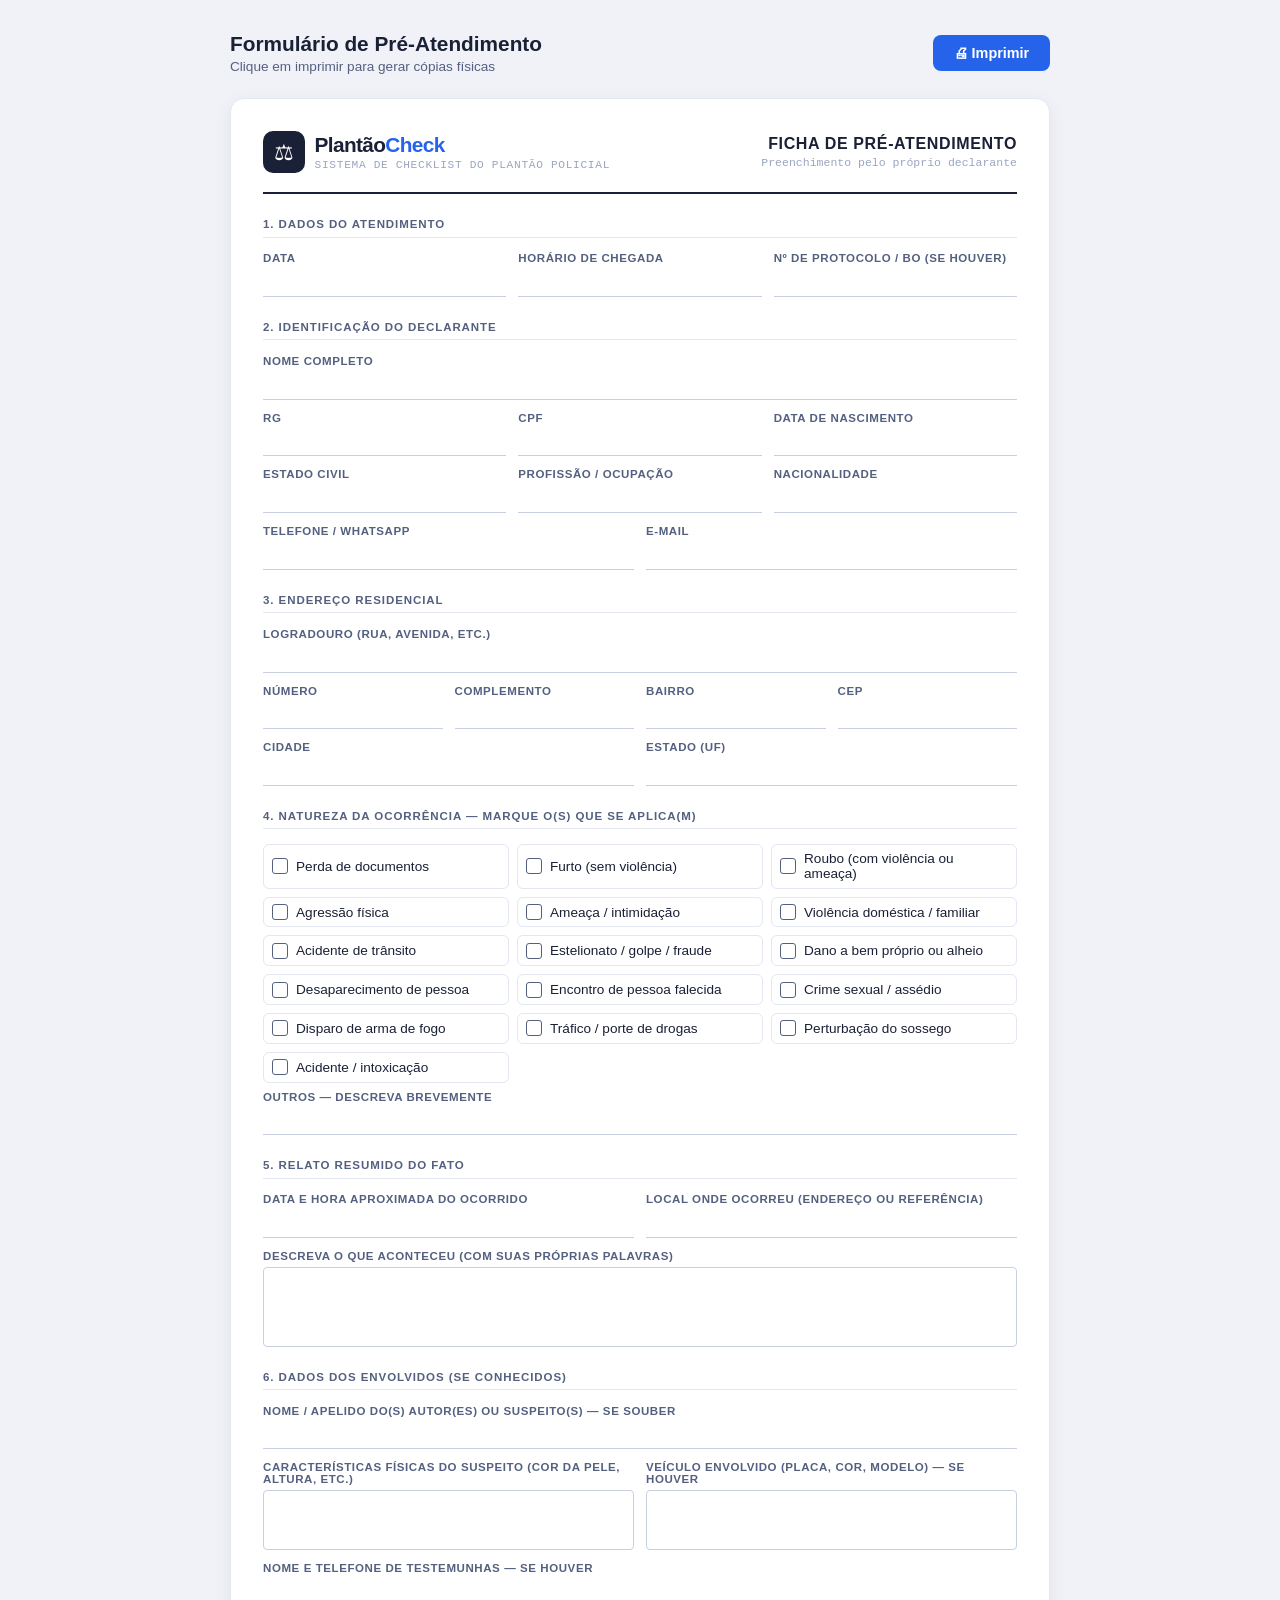
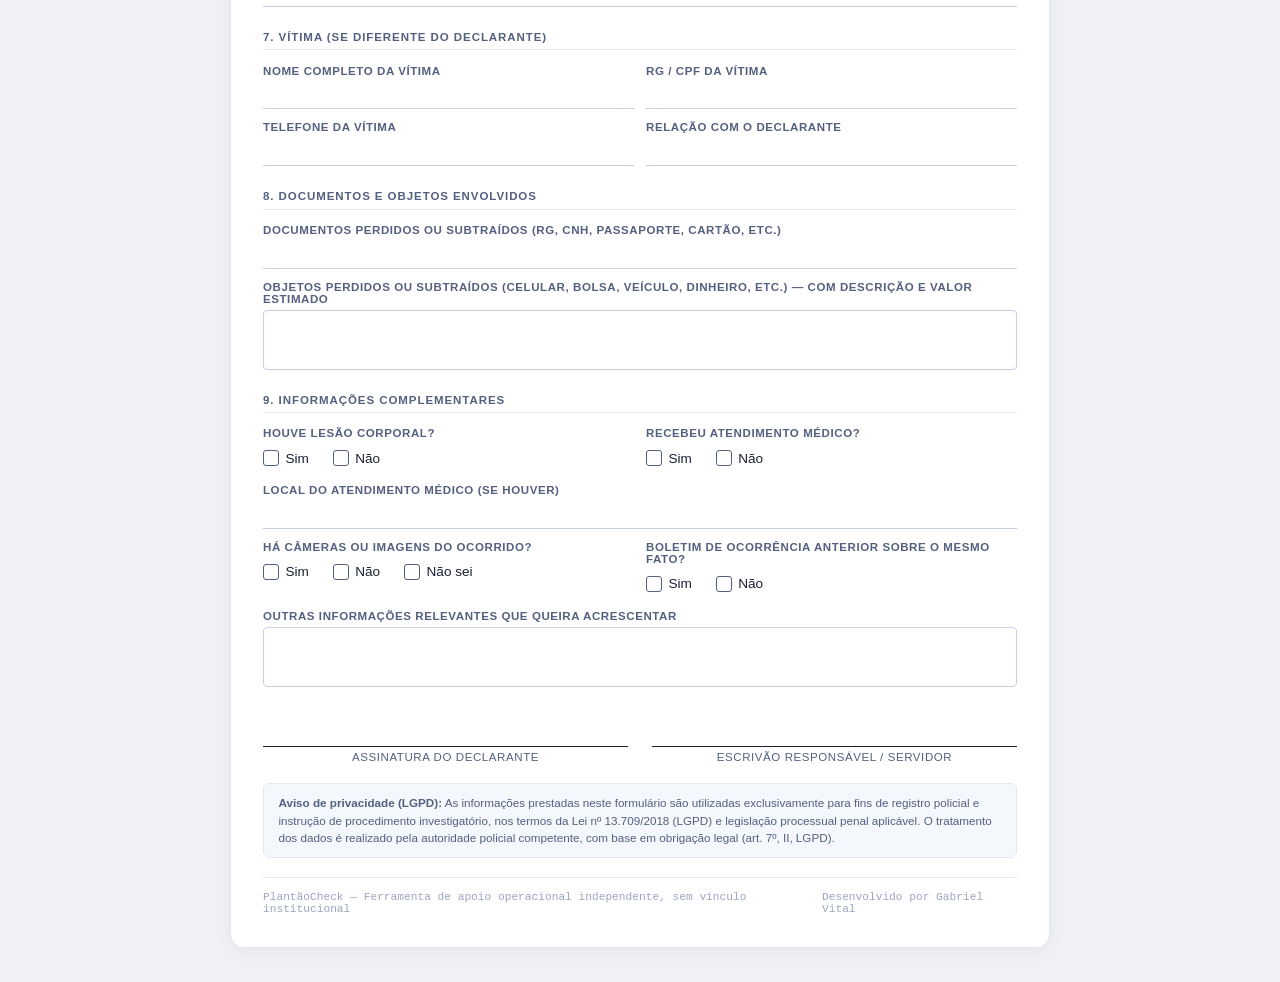
<file: pre-atendimento.html>
<!DOCTYPE html>
<html lang="pt-BR">
<head>
  <meta charset="UTF-8" />
  <meta name="viewport" content="width=device-width, initial-scale=1.0" />
  <title>Pré-Atendimento — Plantão Check</title>
  <style>
    /* ── SCREEN ── */
    * { box-sizing: border-box; margin: 0; padding: 0; }
    body {
      font-family: 'Segoe UI', Arial, sans-serif;
      background: #f0f2f8;
      color: #1a2035;
      padding: 2rem 1rem;
    }
    .page-wrapper { max-width: 820px; margin: 0 auto; }
    .screen-header {
      display: flex; align-items: center; justify-content: space-between;
      margin-bottom: 1.5rem; flex-wrap: wrap; gap: 1rem;
    }
    .screen-title { font-size: 1.3rem; font-weight: 700; color: #1a2035; }
    .screen-sub { font-size: .85rem; color: #546080; margin-top: .2rem; }
    .btn-print {
      padding: .65rem 1.3rem;
      background: #2563eb; color: #fff;
      border: none; border-radius: 8px;
      font-size: .9rem; font-weight: 700;
      cursor: pointer; display: flex; align-items: center; gap: .4rem;
    }
    .btn-print:hover { background: #1d4ed8; }

    /* ── FORM CARD ── */
    .form-card {
      background: #fff;
      border: 1px solid #e2e7f2;
      border-radius: 14px;
      padding: 2rem;
      box-shadow: 0 4px 20px rgba(0,0,0,.06);
    }

    /* ── FORM HEADER ── */
    .form-header {
      display: flex; align-items: center; justify-content: space-between;
      padding-bottom: 1.2rem;
      border-bottom: 2px solid #1a2035;
      margin-bottom: 1.5rem;
    }
    .form-brand { display: flex; align-items: center; gap: .6rem; }
    .form-brand-icon {
      width: 42px; height: 42px;
      background: #1a2035; border-radius: 10px;
      display: flex; align-items: center; justify-content: center;
      font-size: 1.4rem; color: #fff;
    }
    .form-brand-name { font-size: 1.3rem; font-weight: 800; letter-spacing: -.03em; }
    .form-brand-name span { color: #2563eb; }
    .form-brand-sub { font-size: .7rem; color: #9aa5bf; font-family: monospace; text-transform: uppercase; letter-spacing: .06em; margin-top: .15rem; }
    .form-title-block { text-align: right; }
    .form-title-main { font-size: 1rem; font-weight: 700; color: #1a2035; text-transform: uppercase; letter-spacing: .04em; }
    .form-title-sub { font-size: .72rem; color: #9aa5bf; font-family: monospace; margin-top: .15rem; }

    /* ── SECTIONS ── */
    .section { margin-bottom: 1.5rem; }
    .section-title {
      font-size: .72rem; font-weight: 700; text-transform: uppercase;
      letter-spacing: .08em; color: #546080;
      border-bottom: 1px solid #e2e7f2;
      padding-bottom: .4rem; margin-bottom: .9rem;
    }
    .fields-row { display: grid; gap: .75rem; }
    .fields-row.col-2 { grid-template-columns: 1fr 1fr; }
    .fields-row.col-3 { grid-template-columns: 1fr 1fr 1fr; }
    .fields-row.col-4 { grid-template-columns: 1fr 1fr 1fr 1fr; }
    .fields-row.col-1-2 { grid-template-columns: 1fr 2fr; }
    .fields-row.col-2-1 { grid-template-columns: 2fr 1fr; }

    .field { display: flex; flex-direction: column; gap: .3rem; }
    .field label {
      font-size: .72rem; font-weight: 600; color: #546080;
      text-transform: uppercase; letter-spacing: .05em;
    }
    .field .line {
      border: none; border-bottom: 1.5px solid #c8d0e0;
      height: 28px; width: 100%;
      background: transparent;
    }
    .field .line-tall {
      border: 1.5px solid #c8d0e0;
      border-radius: 4px;
      height: 60px; width: 100%;
      background: transparent;
    }
    .field .line-xl {
      border: 1.5px solid #c8d0e0;
      border-radius: 4px;
      height: 80px; width: 100%;
      background: transparent;
    }

    /* ── NATUREZA / CHECKBOXES ── */
    .natureza-grid {
      display: grid;
      grid-template-columns: repeat(auto-fill, minmax(200px, 1fr));
      gap: .5rem;
    }
    .natureza-item {
      display: flex; align-items: center; gap: .5rem;
      font-size: .85rem; color: #1a2035;
      padding: .4rem .5rem;
      border: 1.5px solid #e2e7f2;
      border-radius: 6px;
    }
    .natureza-item .box {
      width: 16px; height: 16px; flex-shrink: 0;
      border: 1.5px solid #546080;
      border-radius: 3px;
    }
    .natureza-outros { display: flex; flex-direction: column; gap: .3rem; margin-top: .5rem; }
    .natureza-outros label { font-size: .72rem; font-weight: 600; color: #546080; text-transform: uppercase; letter-spacing: .05em; }
    .natureza-outros .line { border: none; border-bottom: 1.5px solid #c8d0e0; height: 28px; }

    /* ── ASSINATURAS ── */
    .assinaturas { display: grid; grid-template-columns: 1fr 1fr; gap: 1.5rem; margin-top: 1.5rem; }
    .assinatura { display: flex; flex-direction: column; gap: .3rem; }
    .assinatura .sig-line { border-bottom: 1.5px solid #1a2035; height: 36px; }
    .assinatura label { font-size: .72rem; color: #546080; text-transform: uppercase; letter-spacing: .05em; text-align: center; }

    /* ── AVISO ── */
    .aviso-lgpd {
      margin-top: 1.2rem;
      padding: .65rem .9rem;
      background: #f4f7fc;
      border: 1px solid #e2e7f2;
      border-radius: 6px;
      font-size: .73rem;
      color: #546080;
      line-height: 1.5;
    }

    /* ── FOOTER ── */
    .form-footer {
      display: flex; align-items: center; justify-content: space-between;
      margin-top: 1.2rem;
      padding-top: .8rem;
      border-top: 1px solid #e2e7f2;
      font-size: .7rem; color: #9aa5bf; font-family: monospace;
    }

    /* ── PRINT ── */
    @media print {
      body { background: #fff; padding: 0; }
      .page-wrapper { max-width: 100%; }
      .screen-header { display: none; }
      .form-card { border: none; box-shadow: none; padding: 1cm 1.2cm; border-radius: 0; }
      .natureza-item { break-inside: avoid; }
      .assinaturas { break-inside: avoid; }
      @page { margin: 1cm 1.2cm; size: A4; }
    }
    @media (max-width: 600px) {
      .fields-row.col-2, .fields-row.col-3, .fields-row.col-4,
      .fields-row.col-1-2, .fields-row.col-2-1 { grid-template-columns: 1fr; }
      .assinaturas { grid-template-columns: 1fr; }
    }
  </style>
</head>
<body>
  <div class="page-wrapper">

    <!-- Screen header (hidden on print) -->
    <div class="screen-header">
      <div>
        <div class="screen-title">Formulário de Pré-Atendimento</div>
        <div class="screen-sub">Clique em imprimir para gerar cópias físicas</div>
      </div>
      <button class="btn-print" onclick="window.print()">🖨 Imprimir</button>
    </div>

    <!-- FORM -->
    <div class="form-card">

      <!-- Header -->
      <div class="form-header">
        <div class="form-brand">
          <div class="form-brand-icon">⚖</div>
          <div>
            <div class="form-brand-name">Plantão<span>Check</span></div>
            <div class="form-brand-sub">Sistema de Checklist do Plantão Policial</div>
          </div>
        </div>
        <div class="form-title-block">
          <div class="form-title-main">Ficha de Pré-Atendimento</div>
          <div class="form-title-sub">Preenchimento pelo próprio declarante</div>
        </div>
      </div>

      <!-- 1. DADOS DO ATENDIMENTO -->
      <div class="section">
        <div class="section-title">1. Dados do Atendimento</div>
        <div class="fields-row col-3">
          <div class="field">
            <label>Data</label>
            <div class="line"></div>
          </div>
          <div class="field">
            <label>Horário de chegada</label>
            <div class="line"></div>
          </div>
          <div class="field">
            <label>Nº de protocolo / BO (se houver)</label>
            <div class="line"></div>
          </div>
        </div>
      </div>

      <!-- 2. IDENTIFICAÇÃO -->
      <div class="section">
        <div class="section-title">2. Identificação do Declarante</div>
        <div class="fields-row col-1">
          <div class="field">
            <label>Nome completo</label>
            <div class="line"></div>
          </div>
        </div>
        <div class="fields-row col-3" style="margin-top:.75rem">
          <div class="field">
            <label>RG</label>
            <div class="line"></div>
          </div>
          <div class="field">
            <label>CPF</label>
            <div class="line"></div>
          </div>
          <div class="field">
            <label>Data de nascimento</label>
            <div class="line"></div>
          </div>
        </div>
        <div class="fields-row col-3" style="margin-top:.75rem">
          <div class="field">
            <label>Estado civil</label>
            <div class="line"></div>
          </div>
          <div class="field">
            <label>Profissão / ocupação</label>
            <div class="line"></div>
          </div>
          <div class="field">
            <label>Nacionalidade</label>
            <div class="line"></div>
          </div>
        </div>
        <div class="fields-row col-2" style="margin-top:.75rem">
          <div class="field">
            <label>Telefone / WhatsApp</label>
            <div class="line"></div>
          </div>
          <div class="field">
            <label>E-mail</label>
            <div class="line"></div>
          </div>
        </div>
      </div>

      <!-- 3. ENDEREÇO -->
      <div class="section">
        <div class="section-title">3. Endereço Residencial</div>
        <div class="fields-row col-1">
          <div class="field">
            <label>Logradouro (rua, avenida, etc.)</label>
            <div class="line"></div>
          </div>
        </div>
        <div class="fields-row col-4" style="margin-top:.75rem">
          <div class="field">
            <label>Número</label>
            <div class="line"></div>
          </div>
          <div class="field">
            <label>Complemento</label>
            <div class="line"></div>
          </div>
          <div class="field">
            <label>Bairro</label>
            <div class="line"></div>
          </div>
          <div class="field">
            <label>CEP</label>
            <div class="line"></div>
          </div>
        </div>
        <div class="fields-row col-2" style="margin-top:.75rem">
          <div class="field">
            <label>Cidade</label>
            <div class="line"></div>
          </div>
          <div class="field">
            <label>Estado (UF)</label>
            <div class="line"></div>
          </div>
        </div>
      </div>

      <!-- 4. NATUREZA DA OCORRÊNCIA -->
      <div class="section">
        <div class="section-title">4. Natureza da Ocorrência — Marque o(s) que se aplica(m)</div>
        <div class="natureza-grid">
          <div class="natureza-item"><div class="box"></div> Perda de documentos</div>
          <div class="natureza-item"><div class="box"></div> Furto (sem violência)</div>
          <div class="natureza-item"><div class="box"></div> Roubo (com violência ou ameaça)</div>
          <div class="natureza-item"><div class="box"></div> Agressão física</div>
          <div class="natureza-item"><div class="box"></div> Ameaça / intimidação</div>
          <div class="natureza-item"><div class="box"></div> Violência doméstica / familiar</div>
          <div class="natureza-item"><div class="box"></div> Acidente de trânsito</div>
          <div class="natureza-item"><div class="box"></div> Estelionato / golpe / fraude</div>
          <div class="natureza-item"><div class="box"></div> Dano a bem próprio ou alheio</div>
          <div class="natureza-item"><div class="box"></div> Desaparecimento de pessoa</div>
          <div class="natureza-item"><div class="box"></div> Encontro de pessoa falecida</div>
          <div class="natureza-item"><div class="box"></div> Crime sexual / assédio</div>
          <div class="natureza-item"><div class="box"></div> Disparo de arma de fogo</div>
          <div class="natureza-item"><div class="box"></div> Tráfico / porte de drogas</div>
          <div class="natureza-item"><div class="box"></div> Perturbação do sossego</div>
          <div class="natureza-item"><div class="box"></div> Acidente / intoxicação</div>
        </div>
        <div class="natureza-outros">
          <label>Outros — descreva brevemente</label>
          <div class="line"></div>
        </div>
      </div>

      <!-- 5. RELATO DO FATO -->
      <div class="section">
        <div class="section-title">5. Relato Resumido do Fato</div>
        <div class="fields-row col-2">
          <div class="field">
            <label>Data e hora aproximada do ocorrido</label>
            <div class="line"></div>
          </div>
          <div class="field">
            <label>Local onde ocorreu (endereço ou referência)</label>
            <div class="line"></div>
          </div>
        </div>
        <div class="field" style="margin-top:.75rem">
          <label>Descreva o que aconteceu (com suas próprias palavras)</label>
          <div class="line-xl"></div>
        </div>
      </div>

      <!-- 6. ENVOLVIDOS -->
      <div class="section">
        <div class="section-title">6. Dados dos Envolvidos (se conhecidos)</div>
        <div class="field">
          <label>Nome / apelido do(s) autor(es) ou suspeito(s) — se souber</label>
          <div class="line"></div>
        </div>
        <div class="fields-row col-2" style="margin-top:.75rem">
          <div class="field">
            <label>Características físicas do suspeito (cor da pele, altura, etc.)</label>
            <div class="line-tall"></div>
          </div>
          <div class="field">
            <label>Veículo envolvido (placa, cor, modelo) — se houver</label>
            <div class="line-tall"></div>
          </div>
        </div>
        <div class="field" style="margin-top:.75rem">
          <label>Nome e telefone de testemunhas — se houver</label>
          <div class="line"></div>
        </div>
      </div>

      <!-- 7. VÍTIMA (se diferente do declarante) -->
      <div class="section">
        <div class="section-title">7. Vítima (se diferente do declarante)</div>
        <div class="fields-row col-2">
          <div class="field">
            <label>Nome completo da vítima</label>
            <div class="line"></div>
          </div>
          <div class="field">
            <label>RG / CPF da vítima</label>
            <div class="line"></div>
          </div>
        </div>
        <div class="fields-row col-2" style="margin-top:.75rem">
          <div class="field">
            <label>Telefone da vítima</label>
            <div class="line"></div>
          </div>
          <div class="field">
            <label>Relação com o declarante</label>
            <div class="line"></div>
          </div>
        </div>
      </div>

      <!-- 8. DOCUMENTOS / OBJETOS -->
      <div class="section">
        <div class="section-title">8. Documentos e Objetos Envolvidos</div>
        <div class="field">
          <label>Documentos perdidos ou subtraídos (RG, CNH, passaporte, cartão, etc.)</label>
          <div class="line"></div>
        </div>
        <div class="field" style="margin-top:.75rem">
          <label>Objetos perdidos ou subtraídos (celular, bolsa, veículo, dinheiro, etc.) — com descrição e valor estimado</label>
          <div class="line-tall"></div>
        </div>
      </div>

      <!-- 9. INFORMAÇÕES COMPLEMENTARES -->
      <div class="section">
        <div class="section-title">9. Informações Complementares</div>
        <div class="fields-row col-2">
          <div class="field">
            <label>Houve lesão corporal?</label>
            <div style="display:flex;gap:1.5rem;align-items:center;height:28px">
              <div class="natureza-item" style="border:none;padding:0;gap:.4rem"><div class="box"></div> Sim</div>
              <div class="natureza-item" style="border:none;padding:0;gap:.4rem"><div class="box"></div> Não</div>
            </div>
          </div>
          <div class="field">
            <label>Recebeu atendimento médico?</label>
            <div style="display:flex;gap:1.5rem;align-items:center;height:28px">
              <div class="natureza-item" style="border:none;padding:0;gap:.4rem"><div class="box"></div> Sim</div>
              <div class="natureza-item" style="border:none;padding:0;gap:.4rem"><div class="box"></div> Não</div>
            </div>
          </div>
        </div>
        <div class="field" style="margin-top:.75rem">
          <label>Local do atendimento médico (se houver)</label>
          <div class="line"></div>
        </div>
        <div class="fields-row col-2" style="margin-top:.75rem">
          <div class="field">
            <label>Há câmeras ou imagens do ocorrido?</label>
            <div style="display:flex;gap:1.5rem;align-items:center;height:28px">
              <div class="natureza-item" style="border:none;padding:0;gap:.4rem"><div class="box"></div> Sim</div>
              <div class="natureza-item" style="border:none;padding:0;gap:.4rem"><div class="box"></div> Não</div>
              <div class="natureza-item" style="border:none;padding:0;gap:.4rem"><div class="box"></div> Não sei</div>
            </div>
          </div>
          <div class="field">
            <label>Boletim de ocorrência anterior sobre o mesmo fato?</label>
            <div style="display:flex;gap:1.5rem;align-items:center;height:28px">
              <div class="natureza-item" style="border:none;padding:0;gap:.4rem"><div class="box"></div> Sim</div>
              <div class="natureza-item" style="border:none;padding:0;gap:.4rem"><div class="box"></div> Não</div>
            </div>
          </div>
        </div>
        <div class="field" style="margin-top:.75rem">
          <label>Outras informações relevantes que queira acrescentar</label>
          <div class="line-tall"></div>
        </div>
      </div>

      <!-- ASSINATURAS -->
      <div class="assinaturas">
        <div class="assinatura">
          <div class="sig-line"></div>
          <label>Assinatura do declarante</label>
        </div>
        <div class="assinatura">
          <div class="sig-line"></div>
          <label>Escrivão responsável / servidor</label>
        </div>
      </div>

      <!-- AVISO LGPD -->
      <div class="aviso-lgpd">
        <strong>Aviso de privacidade (LGPD):</strong> As informações prestadas neste formulário são utilizadas exclusivamente para fins de registro policial e instrução de procedimento investigatório, nos termos da Lei nº 13.709/2018 (LGPD) e legislação processual penal aplicável. O tratamento dos dados é realizado pela autoridade policial competente, com base em obrigação legal (art. 7º, II, LGPD).
      </div>

      <!-- FOOTER -->
      <div class="form-footer">
        <span>PlantãoCheck — Ferramenta de apoio operacional independente, sem vínculo institucional</span>
        <span>Desenvolvido por Gabriel Vital</span>
      </div>

    </div><!-- /form-card -->
  </div><!-- /page-wrapper -->
</body>
</html>
</file>
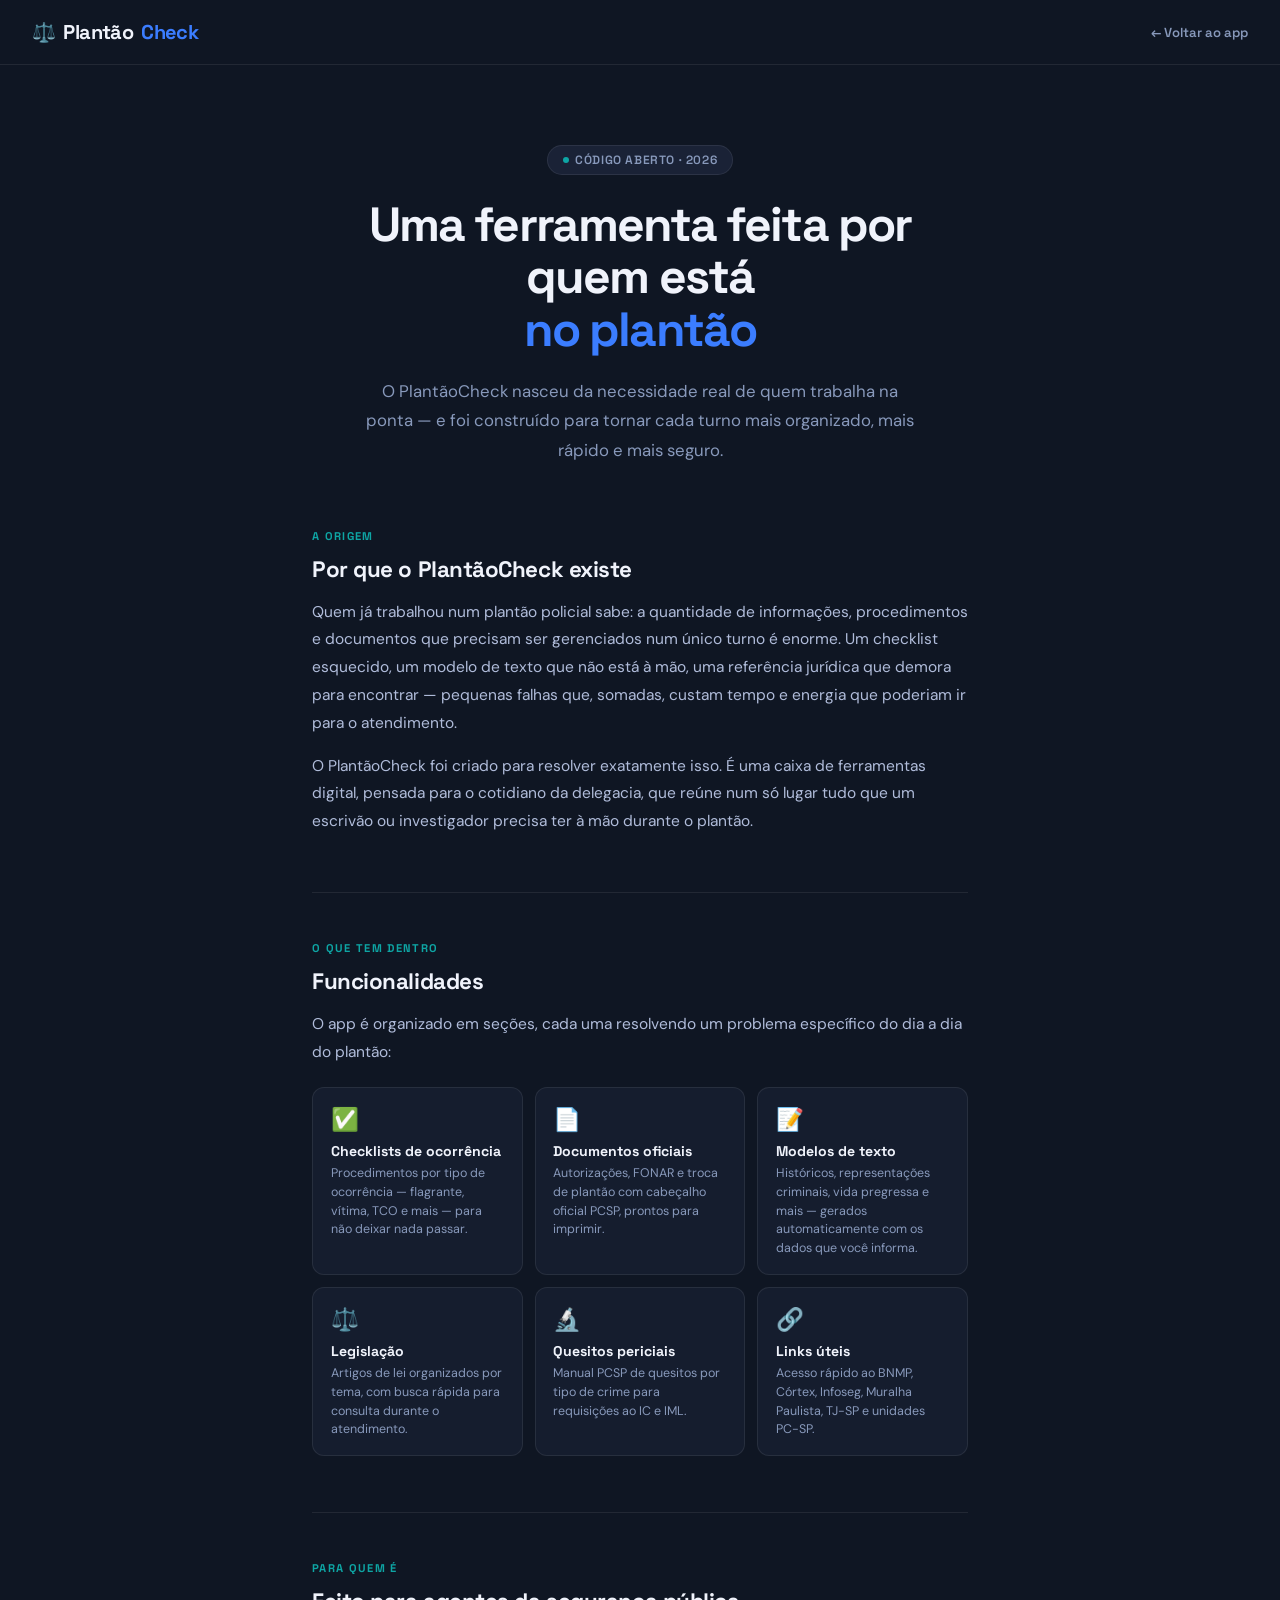
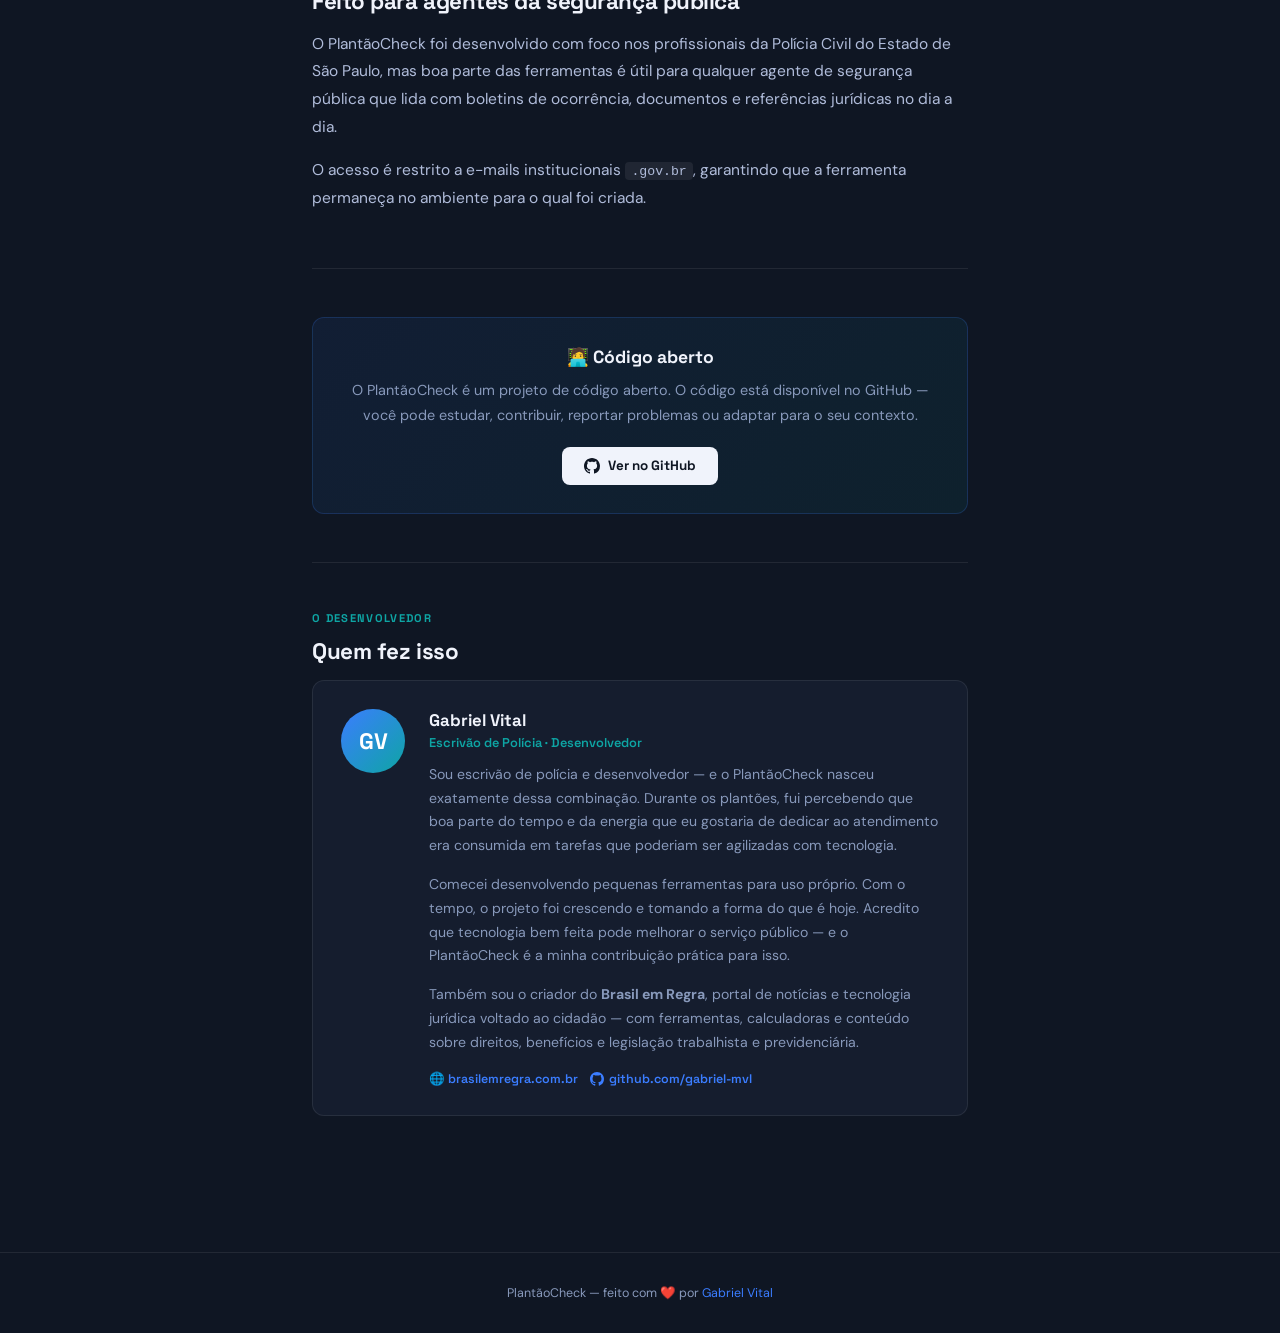
<file: sobre.html>
<!DOCTYPE html>
<html lang="pt-BR">
<head>
  <meta charset="UTF-8" />
  <meta name="viewport" content="width=device-width, initial-scale=1.0" />
  <title>Sobre — PlantãoCheck</title>
  <link rel="icon" href="icons/icon-192.png" />
  <link rel="preconnect" href="https://fonts.googleapis.com" />
  <link rel="preconnect" href="https://fonts.gstatic.com" crossorigin />
  <link href="https://fonts.googleapis.com/css2?family=Space+Grotesk:wght@400;600;700;800&family=DM+Sans:ital,opsz,wght@0,9..40,400;0,9..40,500;1,9..40,400&display=swap" rel="stylesheet" />
  <style>
    *, *::before, *::after { box-sizing: border-box; margin: 0; padding: 0; }

    :root {
      --bg:        #0f1623;
      --bg-card:   #151d2e;
      --bg-alt:    #1a2236;
      --border:    rgba(255,255,255,.08);
      --accent:    #3b7dff;
      --accent2:   #0ea5a4;
      --text:      #f0f3fb;
      --muted:     #8899bb;
      --font-d:    'Space Grotesk', sans-serif;
      --font-b:    'DM Sans', sans-serif;
      --radius:    12px;
    }

    body {
      font-family: var(--font-b);
      background: var(--bg);
      color: var(--text);
      min-height: 100vh;
      -webkit-font-smoothing: antialiased;
    }

    /* ── HEADER ── */
    .site-header {
      display: flex;
      align-items: center;
      justify-content: space-between;
      padding: 1.2rem 2rem;
      border-bottom: 1px solid var(--border);
      position: sticky;
      top: 0;
      background: var(--bg);
      z-index: 10;
    }
    .logo {
      font-family: var(--font-d);
      font-size: 1.25rem;
      font-weight: 800;
      color: var(--text);
      text-decoration: none;
      letter-spacing: -.03em;
      display: flex;
      align-items: center;
      gap: .5rem;
    }
    .logo span { color: var(--accent); }
    .logo-icon { font-size: 1.2rem; }
    .back-btn {
      font-family: var(--font-d);
      font-size: .82rem;
      font-weight: 600;
      color: var(--muted);
      text-decoration: none;
      display: flex;
      align-items: center;
      gap: .4rem;
      transition: color .2s;
    }
    .back-btn:hover { color: var(--text); }

    /* ── HERO ── */
    .hero {
      padding: 5rem 2rem 4rem;
      text-align: center;
      max-width: 700px;
      margin: 0 auto;
    }
    .hero-badge {
      display: inline-flex;
      align-items: center;
      gap: .4rem;
      background: var(--bg-alt);
      border: 1px solid var(--border);
      border-radius: 99px;
      padding: .35rem .9rem;
      font-size: .75rem;
      font-family: var(--font-d);
      font-weight: 600;
      color: var(--muted);
      letter-spacing: .05em;
      text-transform: uppercase;
      margin-bottom: 1.5rem;
    }
    .hero-badge-dot {
      width: 6px; height: 6px;
      border-radius: 50%;
      background: var(--accent2);
    }
    .hero h1 {
      font-family: var(--font-d);
      font-size: clamp(2rem, 5vw, 3rem);
      font-weight: 800;
      line-height: 1.1;
      letter-spacing: -.04em;
      margin-bottom: 1.25rem;
    }
    .hero h1 em {
      font-style: normal;
      color: var(--accent);
    }
    .hero p {
      font-size: 1.05rem;
      line-height: 1.75;
      color: var(--muted);
      max-width: 560px;
      margin: 0 auto;
    }

    /* ── CONTENT ── */
    .content {
      max-width: 720px;
      margin: 0 auto;
      padding: 0 2rem 5rem;
    }

    /* ── SECTION ── */
    .section {
      margin-bottom: 3.5rem;
    }
    .section-label {
      font-family: var(--font-d);
      font-size: .7rem;
      font-weight: 700;
      letter-spacing: .12em;
      text-transform: uppercase;
      color: var(--accent2);
      margin-bottom: .75rem;
    }
    .section h2 {
      font-family: var(--font-d);
      font-size: 1.4rem;
      font-weight: 700;
      letter-spacing: -.02em;
      margin-bottom: .9rem;
    }
    .section p {
      font-size: .97rem;
      line-height: 1.8;
      color: #b0bcda;
      margin-bottom: .9rem;
    }
    .section p:last-child { margin-bottom: 0; }

    /* ── FEATURE GRID ── */
    .features {
      display: grid;
      grid-template-columns: repeat(auto-fit, minmax(200px, 1fr));
      gap: .75rem;
      margin-top: 1.25rem;
    }
    .feature-card {
      background: var(--bg-card);
      border: 1px solid var(--border);
      border-radius: var(--radius);
      padding: 1.1rem 1.1rem 1rem;
      transition: border-color .2s;
    }
    .feature-card:hover { border-color: rgba(59,125,255,.3); }
    .feature-icon {
      font-size: 1.4rem;
      margin-bottom: .5rem;
      display: block;
    }
    .feature-title {
      font-family: var(--font-d);
      font-size: .88rem;
      font-weight: 700;
      color: var(--text);
      margin-bottom: .25rem;
    }
    .feature-desc {
      font-size: .78rem;
      color: var(--muted);
      line-height: 1.5;
    }

    /* ── DIVIDER ── */
    .divider {
      border: none;
      border-top: 1px solid var(--border);
      margin: 3rem 0;
    }

    /* ── AUTHOR CARD ── */
    .author-card {
      background: var(--bg-card);
      border: 1px solid var(--border);
      border-radius: var(--radius);
      padding: 1.75rem;
      display: flex;
      gap: 1.5rem;
      align-items: flex-start;
    }
    .author-avatar {
      width: 64px;
      height: 64px;
      border-radius: 50%;
      background: linear-gradient(135deg, var(--accent), var(--accent2));
      display: flex;
      align-items: center;
      justify-content: center;
      font-family: var(--font-d);
      font-weight: 800;
      font-size: 1.4rem;
      color: #fff;
      flex-shrink: 0;
    }
    .author-info h3 {
      font-family: var(--font-d);
      font-size: 1.05rem;
      font-weight: 700;
      margin-bottom: .2rem;
    }
    .author-role {
      font-size: .8rem;
      color: var(--accent2);
      font-weight: 600;
      font-family: var(--font-d);
      margin-bottom: .7rem;
    }
    .author-info p {
      font-size: .88rem;
      color: var(--muted);
      line-height: 1.7;
    }
    .author-links {
      display: flex;
      gap: .75rem;
      margin-top: 1rem;
      flex-wrap: wrap;
    }
    .author-link {
      font-size: .78rem;
      font-family: var(--font-d);
      font-weight: 600;
      color: var(--accent);
      text-decoration: none;
      display: flex;
      align-items: center;
      gap: .3rem;
      transition: opacity .2s;
    }
    .author-link:hover { opacity: .75; }

    /* ── OPEN SOURCE ── */
    .oss-card {
      background: linear-gradient(135deg, rgba(59,125,255,.08), rgba(14,165,164,.08));
      border: 1px solid rgba(59,125,255,.2);
      border-radius: var(--radius);
      padding: 1.75rem;
      text-align: center;
    }
    .oss-card h3 {
      font-family: var(--font-d);
      font-size: 1.1rem;
      font-weight: 700;
      margin-bottom: .6rem;
    }
    .oss-card p {
      font-size: .9rem;
      color: var(--muted);
      line-height: 1.7;
      margin-bottom: 1.25rem;
    }
    .btn-github {
      display: inline-flex;
      align-items: center;
      gap: .5rem;
      background: var(--text);
      color: var(--bg);
      font-family: var(--font-d);
      font-size: .84rem;
      font-weight: 700;
      padding: .65rem 1.4rem;
      border-radius: 8px;
      text-decoration: none;
      transition: opacity .2s;
    }
    .btn-github:hover { opacity: .85; }

    /* ── FOOTER ── */
    .site-footer {
      text-align: center;
      padding: 2rem;
      border-top: 1px solid var(--border);
      font-size: .78rem;
      color: var(--muted);
    }
    .site-footer a {
      color: var(--accent);
      text-decoration: none;
    }

    @media (max-width: 600px) {
      .hero { padding: 3rem 1.25rem 2.5rem; }
      .content { padding: 0 1.25rem 4rem; }
      .author-card { flex-direction: column; gap: 1rem; }
      .site-header { padding: 1rem 1.25rem; }
    }
  </style>
</head>
<body>

  <header class="site-header">
    <a class="logo" href="index.html">
      <span class="logo-icon">⚖️</span>
      Plantão<span>Check</span>
    </a>
    <a class="back-btn" href="index.html">← Voltar ao app</a>
  </header>

  <section class="hero">
    <div class="hero-badge">
      <span class="hero-badge-dot"></span>
      Código aberto · 2026
    </div>
    <h1>Uma ferramenta feita por quem está<br><em>no plantão</em></h1>
    <p>O PlantãoCheck nasceu da necessidade real de quem trabalha na ponta — e foi construído para tornar cada turno mais organizado, mais rápido e mais seguro.</p>
  </section>

  <div class="content">

    <!-- Por que foi criado -->
    <div class="section">
      <div class="section-label">A origem</div>
      <h2>Por que o PlantãoCheck existe</h2>
      <p>Quem já trabalhou num plantão policial sabe: a quantidade de informações, procedimentos e documentos que precisam ser gerenciados num único turno é enorme. Um checklist esquecido, um modelo de texto que não está à mão, uma referência jurídica que demora para encontrar — pequenas falhas que, somadas, custam tempo e energia que poderiam ir para o atendimento.</p>
      <p>O PlantãoCheck foi criado para resolver exatamente isso. É uma caixa de ferramentas digital, pensada para o cotidiano da delegacia, que reúne num só lugar tudo que um escrivão ou investigador precisa ter à mão durante o plantão.</p>
    </div>

    <hr class="divider" />

    <!-- Funcionalidades -->
    <div class="section">
      <div class="section-label">O que tem dentro</div>
      <h2>Funcionalidades</h2>
      <p>O app é organizado em seções, cada uma resolvendo um problema específico do dia a dia do plantão:</p>
      <div class="features">
        <div class="feature-card">
          <span class="feature-icon">✅</span>
          <div class="feature-title">Checklists de ocorrência</div>
          <div class="feature-desc">Procedimentos por tipo de ocorrência — flagrante, vítima, TCO e mais — para não deixar nada passar.</div>
        </div>
        <div class="feature-card">
          <span class="feature-icon">📄</span>
          <div class="feature-title">Documentos oficiais</div>
          <div class="feature-desc">Autorizações, FONAR e troca de plantão com cabeçalho oficial PCSP, prontos para imprimir.</div>
        </div>
        <div class="feature-card">
          <span class="feature-icon">📝</span>
          <div class="feature-title">Modelos de texto</div>
          <div class="feature-desc">Históricos, representações criminais, vida pregressa e mais — gerados automaticamente com os dados que você informa.</div>
        </div>
        <div class="feature-card">
          <span class="feature-icon">⚖️</span>
          <div class="feature-title">Legislação</div>
          <div class="feature-desc">Artigos de lei organizados por tema, com busca rápida para consulta durante o atendimento.</div>
        </div>
        <div class="feature-card">
          <span class="feature-icon">🔬</span>
          <div class="feature-title">Quesitos periciais</div>
          <div class="feature-desc">Manual PCSP de quesitos por tipo de crime para requisições ao IC e IML.</div>
        </div>
        <div class="feature-card">
          <span class="feature-icon">🔗</span>
          <div class="feature-title">Links úteis</div>
          <div class="feature-desc">Acesso rápido ao BNMP, Córtex, Infoseg, Muralha Paulista, TJ-SP e unidades PC-SP.</div>
        </div>
      </div>
    </div>

    <hr class="divider" />

    <!-- Para quem é -->
    <div class="section">
      <div class="section-label">Para quem é</div>
      <h2>Feito para agentes da segurança pública</h2>
      <p>O PlantãoCheck foi desenvolvido com foco nos profissionais da Polícia Civil do Estado de São Paulo, mas boa parte das ferramentas é útil para qualquer agente de segurança pública que lida com boletins de ocorrência, documentos e referências jurídicas no dia a dia.</p>
      <p>O acesso é restrito a e-mails institucionais <code style="background:rgba(255,255,255,.07);padding:.1rem .4rem;border-radius:4px;font-size:.85em">.gov.br</code>, garantindo que a ferramenta permaneça no ambiente para o qual foi criada.</p>
    </div>

    <hr class="divider" />

    <!-- Open source -->
    <div class="oss-card">
      <h3>🧑‍💻 Código aberto</h3>
      <p>O PlantãoCheck é um projeto de código aberto. O código está disponível no GitHub — você pode estudar, contribuir, reportar problemas ou adaptar para o seu contexto.</p>
      <a class="btn-github" href="https://github.com/gabriel-mvl/plantao-check" target="_blank" rel="noopener">
        <svg width="16" height="16" viewBox="0 0 24 24" fill="currentColor"><path d="M12 0C5.37 0 0 5.37 0 12c0 5.31 3.435 9.795 8.205 11.385.6.105.825-.255.825-.57 0-.285-.015-1.23-.015-2.235-3.015.555-3.795-.735-4.035-1.41-.135-.345-.72-1.41-1.23-1.695-.42-.225-1.02-.78-.015-.795.945-.015 1.62.87 1.845 1.23 1.08 1.815 2.805 1.305 3.495.99.105-.78.42-1.305.765-1.605-2.67-.3-5.46-1.335-5.46-5.925 0-1.305.465-2.385 1.23-3.225-.12-.3-.54-1.53.12-3.18 0 0 1.005-.315 3.3 1.23.96-.27 1.98-.405 3-.405s2.04.135 3 .405c2.295-1.56 3.3-1.23 3.3-1.23.66 1.65.24 2.88.12 3.18.765.84 1.23 1.905 1.23 3.225 0 4.605-2.805 5.625-5.475 5.925.435.375.81 1.095.81 2.22 0 1.605-.015 2.895-.015 3.3 0 .315.225.69.825.57A12.02 12.02 0 0 0 24 12c0-6.63-5.37-12-12-12z"/></svg>
        Ver no GitHub
      </a>
    </div>

    <hr class="divider" />

    <!-- Autor -->
    <div class="section">
      <div class="section-label">O desenvolvedor</div>
      <h2>Quem fez isso</h2>
      <div class="author-card">
        <div class="author-avatar">GV</div>
        <div class="author-info">
          <h3>Gabriel Vital</h3>
          <div class="author-role">Escrivão de Polícia · Desenvolvedor</div>
          <p>Sou escrivão de polícia e desenvolvedor — e o PlantãoCheck nasceu exatamente dessa combinação. Durante os plantões, fui percebendo que boa parte do tempo e da energia que eu gostaria de dedicar ao atendimento era consumida em tarefas que poderiam ser agilizadas com tecnologia.</p>
          <p>Comecei desenvolvendo pequenas ferramentas para uso próprio. Com o tempo, o projeto foi crescendo e tomando a forma do que é hoje. Acredito que tecnologia bem feita pode melhorar o serviço público — e o PlantãoCheck é a minha contribuição prática para isso.</p>
          <p>Também sou o criador do <strong>Brasil em Regra</strong>, portal de notícias e tecnologia jurídica voltado ao cidadão — com ferramentas, calculadoras e conteúdo sobre direitos, benefícios e legislação trabalhista e previdenciária.</p>
          <div class="author-links">
            <a class="author-link" href="https://brasilemregra.com.br" target="_blank" rel="noopener">
              🌐 brasilemregra.com.br
            </a>
            <a class="author-link" href="https://github.com/gabriel-mvl" target="_blank" rel="noopener">
              <svg width="14" height="14" viewBox="0 0 24 24" fill="currentColor"><path d="M12 0C5.37 0 0 5.37 0 12c0 5.31 3.435 9.795 8.205 11.385.6.105.825-.255.825-.57 0-.285-.015-1.23-.015-2.235-3.015.555-3.795-.735-4.035-1.41-.135-.345-.72-1.41-1.23-1.695-.42-.225-1.02-.78-.015-.795.945-.015 1.62.87 1.845 1.23 1.08 1.815 2.805 1.305 3.495.99.105-.78.42-1.305.765-1.605-2.67-.3-5.46-1.335-5.46-5.925 0-1.305.465-2.385 1.23-3.225-.12-.3-.54-1.53.12-3.18 0 0 1.005-.315 3.3 1.23.96-.27 1.98-.405 3-.405s2.04.135 3 .405c2.295-1.56 3.3-1.23 3.3-1.23.66 1.65.24 2.88.12 3.18.765.84 1.23 1.905 1.23 3.225 0 4.605-2.805 5.625-5.475 5.925.435.375.81 1.095.81 2.22 0 1.605-.015 2.895-.015 3.3 0 .315.225.69.825.57A12.02 12.02 0 0 0 24 12c0-6.63-5.37-12-12-12z"/></svg>
              github.com/gabriel-mvl
            </a>
          </div>
        </div>
      </div>
    </div>

  </div>

  <footer class="site-footer">
    <p>PlantãoCheck &mdash; feito com ❤️ por <a href="https://brasilemregra.com.br" target="_blank" rel="noopener">Gabriel Vital</a></p>
  </footer>

</body>
</html>
</file>
<file: css/style.css>
/* ============================================================
   PLANTÃO CHECK — Design System v3 (SaaS Premium)
   ============================================================ */

@import url('https://fonts.googleapis.com/css2?family=Space+Grotesk:wght@400;500;600;700;800&family=DM+Sans:ital,opsz,wght@0,9..40,300;0,9..40,400;0,9..40,500;0,9..40,600;1,9..40,400&family=JetBrains+Mono:wght@400;500&display=swap');

:root {
  --bg-base:    #0b0d14;
  --bg-surface: #111420;
  --bg-card:    #171b28;
  --bg-hover:   #1c2030;
  --bg-input:   #0c0e14;
  --bg-subtle:  #12151f;

  --border:       #1f2436;
  --border-light: #252c40;
  --border-focus: #3b7dff;

  --text-primary:  #f0f3fb;
  --text-secondary:#98a8c4;
  --text-muted:    #55688a;
  --text-accent:   #6096ff;

  --accent:       #3b7dff;
  --accent-hover: #5490ff;
  --accent-dim:   #0e1e3e;
  --accent-glow:  rgba(59,125,255,.14);

  --danger:   #f05474;
  --success:  #2dd4a0;
  --warning:  #f5b942;
  --info:     #38bdf8;

  --sidebar-w: 268px;
  --topbar-h:  56px;
  --footer-h:  68px;

  --font-display: 'Space Grotesk', sans-serif;
  --font-body:    'DM Sans', sans-serif;
  --font-mono:    'JetBrains Mono', monospace;

  --radius:    8px;
  --radius-lg: 14px;
  --radius-xl: 20px;
  --shadow:    0 8px 40px rgba(0,0,0,.55);
  --shadow-sm: 0 2px 12px rgba(0,0,0,.35);
  --shadow-glow: 0 0 0 1px var(--border-focus), 0 0 20px var(--accent-glow);
}

[data-theme="light"] {
  --bg-base:    #f0f2f8;
  --bg-surface: #ffffff;
  --bg-card:    #ffffff;
  --bg-hover:   #f4f6fc;
  --bg-input:   #f8f9fd;
  --bg-subtle:  #f2f4fa;

  --border:       #e2e7f2;
  --border-light: #eaeefc;
  --border-focus: #3b7dff;

  --text-primary:  #0d1117;
  --text-secondary:#374357;
  --text-muted:    #7a8fa8;
  --text-accent:   #2563eb;

  --accent:       #2563eb;
  --accent-hover: #3b7dff;
  --accent-dim:   #dbeafe;
  --accent-glow:  rgba(37,99,235,.09);

  --shadow:    0 8px 40px rgba(0,0,0,.09);
  --shadow-sm: 0 2px 12px rgba(0,0,0,.06);
}

[data-theme="pcsp"] {
  --bg-base:    #0a0a0a;
  --bg-surface: #111111;
  --bg-card:    #181818;
  --bg-hover:   #1e1e1e;
  --bg-input:   #0d0d0d;
  --bg-subtle:  #141414;

  --border:       #2a2a2a;
  --border-light: #333333;
  --border-focus: #cc0000;

  --text-primary:  #f5f5f5;
  --text-secondary:#b0b0b0;
  --text-muted:    #666666;
  --text-accent:   #ff4444;

  --accent:       #cc0000;
  --accent-hover: #e60000;
  --accent-dim:   #2a0000;
  --accent-glow:  rgba(204,0,0,.18);

  --danger:   #ff6b6b;
  --success:  #2dd4a0;
  --warning:  #f5b942;
  --info:     #38bdf8;

  --shadow:    0 8px 40px rgba(0,0,0,.7);
  --shadow-sm: 0 2px 12px rgba(0,0,0,.5);
  --shadow-glow: 0 0 0 1px var(--border-focus), 0 0 20px var(--accent-glow);
}

/* ── RESET ── */
*,*::before,*::after{box-sizing:border-box;margin:0;padding:0}
html{font-size:15px;scroll-behavior:smooth}
body{font-family:var(--font-body);background:var(--bg-base);color:var(--text-primary);min-height:100vh;-webkit-font-smoothing:antialiased;transition:background .25s,color .25s}
a{color:var(--accent);text-decoration:none}
a:hover{text-decoration:underline}
button{cursor:pointer;font-family:var(--font-body);border:none;background:none}
input,textarea{font-family:var(--font-body)}

/* ============================================================
   AUTH PAGE
   ============================================================ */
.auth-page{display:flex;align-items:center;justify-content:center;min-height:100vh;padding:2rem 1rem 5rem;position:relative;overflow:hidden}

.auth-bg{position:fixed;inset:0;z-index:0}
.auth-grid{
  position:absolute;inset:0;
  background-image:linear-gradient(rgba(59,125,255,.03) 1px,transparent 1px),linear-gradient(90deg,rgba(59,125,255,.03) 1px,transparent 1px);
  background-size:48px 48px;
}
.auth-glow{position:absolute;top:-10%;left:50%;transform:translateX(-50%);width:800px;height:500px;background:radial-gradient(ellipse,rgba(59,125,255,.09) 0%,transparent 65%)}

.auth-container{position:relative;z-index:1;width:100%;max-width:400px}

.auth-brand{text-align:center;margin-bottom:2.2rem}
.brand-badge{
  display:inline-flex;align-items:center;justify-content:center;
  width:60px;height:60px;
  background:linear-gradient(135deg,var(--accent-dim),rgba(59,125,255,.18));
  border:1.5px solid rgba(59,125,255,.35);
  border-radius:18px;
  margin-bottom:.9rem;
  box-shadow:0 0 24px rgba(59,125,255,.12);
}
.badge-icon{font-size:1.75rem}
.brand-title{font-family:var(--font-display);font-size:2.15rem;font-weight:800;letter-spacing:-.045em;color:var(--text-primary);line-height:1}
.brand-accent{color:var(--accent)}
.brand-sub{color:var(--text-muted);font-size:.76rem;margin-top:.35rem;font-family:var(--font-mono);letter-spacing:.07em;text-transform:uppercase}

.auth-card{
  background:var(--bg-surface);
  border:1px solid var(--border);
  border-radius:var(--radius-xl);
  padding:2rem;
  box-shadow:var(--shadow);
}

.card-header{margin-bottom:1.5rem}
.card-header h2{font-family:var(--font-display);font-size:1.3rem;font-weight:700;color:var(--text-primary)}
.card-header p{color:var(--text-secondary);font-size:.85rem;margin-top:.25rem;line-height:1.5}
.card-header strong{color:var(--text-primary)}

.form-group{margin-bottom:1rem}
.form-group label{display:block;font-size:.72rem;font-weight:600;color:var(--text-secondary);margin-bottom:.38rem;text-transform:uppercase;letter-spacing:.07em;font-family:var(--font-display)}
.form-group input{
  width:100%;padding:.75rem 1rem;
  background:var(--bg-input);
  border:1px solid var(--border);
  border-radius:var(--radius);
  color:var(--text-primary);font-size:.93rem;
  outline:none;
  transition:border-color .18s,box-shadow .18s;
}
.form-group input:focus{border-color:var(--border-focus);box-shadow:var(--shadow-glow)}
.form-group input::placeholder{color:var(--text-muted)}

.btn-primary{
  display:block;width:100%;padding:.85rem;
  background:var(--accent);
  color:#fff;
  border-radius:var(--radius);
  font-family:var(--font-display);font-size:.93rem;font-weight:700;letter-spacing:.01em;
  transition:background .18s,transform .1s,box-shadow .18s;
  margin-top:1.3rem;
  box-shadow:0 4px 16px rgba(59,125,255,.25);
}
.btn-primary:hover{background:var(--accent-hover);box-shadow:0 6px 24px rgba(59,125,255,.35)}
.btn-primary:active{transform:scale(.99)}
.btn-primary:disabled{opacity:.5;cursor:not-allowed;box-shadow:none}

.btn-secondary{
  padding:.7rem 1.15rem;
  background:var(--bg-card);border:1px solid var(--border);
  border-radius:var(--radius);color:var(--text-primary);font-size:.86rem;font-weight:500;
  transition:background .18s,border-color .18s;
}
.btn-secondary:hover{background:var(--bg-hover);border-color:var(--border-light)}

.auth-switch{text-align:center;font-size:.83rem;color:var(--text-secondary);margin-top:.9rem}
.auth-hint{text-align:center;font-size:.78rem;color:var(--text-muted);margin-top:.65rem}
.auth-hint strong{color:var(--text-secondary)}

.auth-msg{padding:.7rem 1rem;border-radius:var(--radius);font-size:.83rem;margin-top:.75rem;line-height:1.5}
.auth-msg.error  {background:rgba(240,84,116,.09);border:1px solid rgba(240,84,116,.25);color:var(--danger)}
.auth-msg.success{background:rgba(45,212,160,.08);border:1px solid rgba(45,212,160,.25);color:var(--success)}
.auth-msg.info   {background:var(--accent-glow);border:1px solid rgba(59,125,255,.28);color:var(--text-accent)}

/* Code digits */
.code-group{display:flex;gap:.55rem;justify-content:center;margin:1.6rem 0}
.code-digit{
  width:52px;height:62px;
  text-align:center;
  font-family:var(--font-mono);font-size:1.6rem;font-weight:500;
  background:var(--bg-input);border:1px solid var(--border);border-radius:var(--radius);
  color:var(--text-primary);outline:none;
  transition:border-color .18s,box-shadow .18s;
}
.code-digit:focus{border-color:var(--border-focus);box-shadow:var(--shadow-glow)}

/* Legal on auth */
.legal-notice{
  display:flex;gap:.55rem;align-items:flex-start;
  margin-top:1.1rem;padding:.75rem .95rem;
  background:rgba(59,125,255,.04);
  border:1px solid rgba(59,125,255,.12);
  border-radius:var(--radius);
  font-size:.74rem;color:var(--text-muted);line-height:1.55;
}
.legal-notice strong{color:var(--text-secondary)}
.legal-icon{font-size:.85rem;flex-shrink:0;margin-top:1px}
.app-credit{text-align:center;margin-top:.7rem;font-size:.72rem;color:var(--text-muted);font-family:var(--font-mono)}
.spam-notice{font-size:.76rem;color:var(--text-muted);margin-top:.75rem;text-align:center;line-height:1.5;padding:.5rem .75rem;background:var(--accent-glow);border-radius:var(--radius);border:1px solid rgba(59,125,255,.18)}

/* ============================================================
   APP LAYOUT
   ============================================================ */
.app-page{display:flex;min-height:100vh}

/* ── SIDEBAR ── */
.sidebar{
  width:var(--sidebar-w);
  background:var(--bg-surface);
  border-right:1px solid var(--border);
  display:flex;flex-direction:column;
  position:fixed;top:0;left:0;bottom:0;z-index:200;
  transition:transform .26s cubic-bezier(.4,0,.2,1);
}

.sidebar-header{
  display:flex;align-items:center;justify-content:space-between;
  padding:1.1rem 1.1rem .9rem;
  border-bottom:1px solid var(--border);
}
.sidebar-brand{display:flex;align-items:center;gap:.45rem}
.sb-icon{font-size:1.2rem}
.sb-title{font-family:var(--font-display);font-size:1.08rem;font-weight:800;letter-spacing:-.025em}
.sb-accent{color:var(--accent)}
.sidebar-close{display:none;font-size:1.25rem;color:var(--text-muted);width:28px;height:28px;border-radius:6px;align-items:center;justify-content:center}
.sidebar-close:hover{background:var(--bg-hover)}

.sidebar-user{padding:.7rem 1.1rem;border-bottom:1px solid var(--border)}
.user-chip{display:flex;align-items:center;gap:.5rem}
.user-avatar{
  width:30px;height:30px;
  background:linear-gradient(135deg,var(--accent-dim),rgba(59,125,255,.2));
  border:1.5px solid rgba(59,125,255,.3);
  border-radius:50%;
  display:flex;align-items:center;justify-content:center;
  font-size:.75rem;font-weight:700;color:var(--accent);flex-shrink:0;
  font-family:var(--font-display);
}
.user-name{font-size:.82rem;font-weight:600;color:var(--text-primary);white-space:nowrap;overflow:hidden;text-overflow:ellipsis;font-family:var(--font-display)}
.user-role{font-size:.69rem;color:var(--text-muted);font-family:var(--font-mono);overflow:hidden;text-overflow:ellipsis;white-space:nowrap;max-width:200px}

.sidebar-nav{flex:1;overflow-y:auto;padding:.85rem .65rem}
.nav-label{font-size:.66rem;text-transform:uppercase;letter-spacing:.1em;color:var(--text-muted);padding:0 .4rem;margin-bottom:.32rem;font-family:var(--font-mono)}
.sidebar-nav ul{list-style:none;display:flex;flex-direction:column;gap:1px}
.nav-link{
  display:flex;align-items:center;gap:.45rem;
  padding:.5rem .72rem;border-radius:var(--radius);
  color:var(--text-secondary);font-size:.82rem;font-weight:500;
  transition:background .15s,color .15s;width:100%;text-align:left;
}
.nav-link:hover{background:var(--bg-hover);color:var(--text-primary);text-decoration:none}
.nav-link.active{background:var(--accent-dim);color:var(--accent)}
.nav-link .nav-icon{font-size:.9rem;width:18px;text-align:center;flex-shrink:0}

.sidebar-footer{padding:.85rem;border-top:1px solid var(--border);display:flex;flex-direction:column;gap:.4rem}
.btn-theme{padding:.5rem .82rem;border:1px solid var(--border);border-radius:var(--radius);color:var(--text-secondary);font-size:.8rem;background:none;transition:background .18s;text-align:left}
.btn-theme:hover{background:var(--bg-hover)}
.btn-logout{padding:.5rem .82rem;border:1px solid rgba(240,84,116,.2);border-radius:var(--radius);color:var(--danger);font-size:.8rem;background:none;transition:background .18s;text-align:left}
.btn-logout:hover{background:rgba(240,84,116,.06)}

.sidebar-overlay{display:none;position:fixed;inset:0;background:rgba(0,0,0,.55);z-index:199}

/* ── MAIN ── */
.main-content{margin-left:var(--sidebar-w);flex:1;display:flex;flex-direction:column;min-height:100vh;padding-bottom:calc(var(--footer-h) + 1rem)}

/* ── TOPBAR ── */
.topbar{
  height:var(--topbar-h);background:var(--bg-surface);border-bottom:1px solid var(--border);
  display:flex;align-items:center;gap:1rem;padding:0 1.4rem;
  position:sticky;top:0;z-index:100;
}
.hamburger{display:none;flex-direction:column;gap:5px;padding:6px;border-radius:6px}
.hamburger span{display:block;width:20px;height:2px;background:var(--text-primary);border-radius:2px;transition:.2s}
.hamburger:hover{background:var(--bg-hover)}
.topbar-title{font-family:var(--font-display);font-weight:700;font-size:.95rem;flex:1;letter-spacing:-.015em}
.topbar-actions{display:flex;gap:.4rem}
.btn-icon{padding:.46rem .62rem;border:1px solid var(--border);border-radius:var(--radius);color:var(--text-secondary);font-size:.9rem;background:none;transition:background .18s,border-color .18s,color .18s}
.btn-icon:hover{background:var(--bg-hover);border-color:var(--border-light);color:var(--text-primary)}

/* ── HOME ── */
.home-view{padding:2rem}
.home-hero{margin-bottom:2rem}
.home-title{font-family:var(--font-display);font-size:1.7rem;font-weight:800;letter-spacing:-.035em}
.home-sub{color:var(--text-secondary);margin-top:.3rem;font-size:.87rem}

.occurrence-grid{display:grid;grid-template-columns:repeat(auto-fill,minmax(210px,1fr));gap:.85rem}

.occ-card{
  background:var(--bg-card);
  border:1px solid var(--border);
  border-radius:var(--radius-lg);
  padding:1.2rem;
  cursor:pointer;
  transition:border-color .2s,transform .16s,box-shadow .2s,background .16s;
  position:relative;overflow:hidden;
}
.occ-card::after{
  content:'';position:absolute;inset:0;
  background:linear-gradient(135deg,transparent 60%,rgba(59,125,255,.04));
  opacity:0;transition:opacity .2s;
}
.occ-card:hover{border-color:rgba(59,125,255,.4);transform:translateY(-3px);box-shadow:0 8px 32px rgba(0,0,0,.3),0 0 0 1px rgba(59,125,255,.12);background:var(--bg-hover)}
.occ-card:hover::after{opacity:1}
.occ-card.occ-started{border-color:rgba(59,125,255,.25)}

.occ-card-top{display:flex;align-items:center;justify-content:space-between;margin-bottom:.65rem;min-height:2rem}
.occ-icon{font-size:1.6rem;line-height:1}

/* Progress ring */
.occ-ring{position:relative;width:38px;height:38px;flex-shrink:0}
.occ-ring svg{width:38px;height:38px;transform:rotate(-90deg);display:block}
.occ-ring span{position:absolute;inset:0;display:flex;align-items:center;justify-content:center;font-size:.58rem;font-weight:700;color:var(--accent);font-family:var(--font-mono);line-height:1}

.occ-name{font-family:var(--font-display);font-weight:700;font-size:.9rem;line-height:1.3;color:var(--text-primary);margin-bottom:.25rem}
.occ-count{font-size:.72rem;color:var(--text-muted);font-family:var(--font-mono)}
.occ-count strong{color:var(--accent)}

/* ── CHECKLIST VIEW ── */
.checklist-view{padding:1.8rem;max-width:840px}

.cl-header{display:flex;align-items:flex-start;justify-content:space-between;gap:1.5rem;margin-bottom:1.8rem;flex-wrap:wrap}
.cl-title{font-family:var(--font-display);font-size:1.4rem;font-weight:800;letter-spacing:-.03em}
.cl-desc{color:var(--text-secondary);font-size:.84rem;margin-top:.22rem}

.cl-meta{display:flex;gap:.55rem;margin-top:.7rem;flex-wrap:wrap}
.cl-meta-input{
  padding:.42rem .8rem;
  background:var(--bg-input);border:1px solid var(--border);border-radius:var(--radius);
  color:var(--text-primary);font-size:.81rem;outline:none;
  transition:border-color .18s,box-shadow .18s;min-width:0;
}
.cl-meta-input:focus{border-color:var(--border-focus);box-shadow:var(--shadow-glow)}
.cl-meta-input::placeholder{color:var(--text-muted)}
.cl-meta-input.bo{width:155px}
.cl-meta-input.kw{flex:1;min-width:170px}

.cl-progress-wrap{display:flex;flex-direction:column;align-items:flex-end;gap:.26rem;min-width:125px}
.cl-progress-bar{width:125px;height:4px;background:var(--bg-hover);border-radius:99px;overflow:hidden}
.cl-progress-fill{height:100%;background:var(--accent);border-radius:99px;transition:width .35s cubic-bezier(.4,0,.2,1)}
.cl-progress-label{font-family:var(--font-mono);font-size:.72rem;color:var(--text-muted)}

.cl-body{display:flex;flex-direction:column;gap:1.1rem}

/* Sections */
.cl-section{
  background:var(--bg-card);border:1px solid var(--border);
  border-radius:var(--radius-lg);overflow:hidden;
  transition:border-color .2s;
}
.cl-section.section-done{border-color:rgba(45,212,160,.25)}
.cl-section-header{
  display:flex;align-items:center;gap:.65rem;
  padding:.85rem 1.05rem;
  background:var(--bg-surface);border-bottom:1px solid var(--border);
  cursor:pointer;user-select:none;
  transition:background .15s;
}
.cl-section-header:hover{background:var(--bg-hover)}
.section-icon{font-size:.95rem}
.section-name{font-family:var(--font-display);font-weight:700;font-size:.87rem;flex:1}
.section-badge{
  font-family:var(--font-mono);font-size:.7rem;color:var(--text-muted);
  background:var(--bg-base);border:1px solid var(--border);
  padding:.15rem .5rem;border-radius:99px;
  transition:background .2s,color .2s,border-color .2s;
}
.section-badge.badge-done{background:rgba(45,212,160,.1);color:var(--success);border-color:rgba(45,212,160,.3)}
.section-toggle{color:var(--text-muted);transition:transform .2s;font-size:.72rem}
.section-toggle.open{transform:rotate(180deg)}

.cl-items{padding:.45rem 0}

/* Items */
.cl-item{
  display:flex;align-items:flex-start;gap:.7rem;
  padding:.58rem 1.05rem;
  transition:background .15s;cursor:pointer;
}
.cl-item:hover{background:var(--bg-hover)}
.cl-item.checked{opacity:.5}
.cl-item.checked .item-label{text-decoration:line-through;color:var(--text-muted)}

.item-checkbox{
  width:17px;height:17px;flex-shrink:0;margin-top:2px;
  border:1.5px solid var(--border-light);border-radius:4px;background:var(--bg-input);
  display:flex;align-items:center;justify-content:center;
  transition:background .15s,border-color .15s;
}
.cl-item.checked .item-checkbox{background:var(--accent);border-color:var(--accent)}
.cl-item.checked .item-checkbox::after{content:'✓';color:#fff;font-size:.7rem;font-weight:700}

.item-content{flex:1}
.item-label{font-size:.85rem;color:var(--text-primary);line-height:1.48}
.item-obs  {margin-top:.28rem;font-size:.73rem;color:var(--text-muted);background:var(--bg-subtle);border-left:2px solid var(--warning);padding:.26rem .52rem;border-radius:0 4px 4px 0;font-family:var(--font-mono);line-height:1.5}
.item-alert{margin-top:.28rem;font-size:.73rem;color:var(--danger);background:rgba(240,84,116,.04);border-left:2px solid var(--danger);padding:.26rem .52rem;border-radius:0 4px 4px 0;font-family:var(--font-mono);line-height:1.5}
.item-tip  {margin-top:.28rem;font-size:.73rem;color:var(--success);background:rgba(45,212,160,.04);border-left:2px solid var(--success);padding:.26rem .52rem;border-radius:0 4px 4px 0;font-family:var(--font-mono);line-height:1.5}

.btn-template{
  display:inline-flex;align-items:center;gap:.32rem;
  margin-top:.42rem;padding:.3rem .68rem;
  background:var(--accent-dim);border:1px solid rgba(59,125,255,.25);border-radius:var(--radius);
  color:var(--accent);font-size:.72rem;font-weight:600;
  transition:background .18s,border-color .18s,color .18s;
}
.btn-template:hover{background:var(--accent);border-color:var(--accent);color:#fff}

/* Observations */
.obs-section{
  margin-top:1.5rem;
  background:var(--bg-card);border:1px solid var(--border);border-radius:var(--radius-lg);overflow:hidden;
}
.obs-header{
  display:flex;align-items:center;gap:.55rem;
  padding:.8rem 1.05rem;background:var(--bg-surface);border-bottom:1px solid var(--border);
}
.obs-icon{font-size:.95rem}
.obs-label{font-family:var(--font-display);font-weight:700;font-size:.87rem;flex:1}
.obs-hint{font-size:.72rem;color:var(--text-muted);font-family:var(--font-mono)}
.obs-textarea{
  display:block;width:100%;padding:.85rem 1.05rem;
  background:transparent;border:none;outline:none;resize:vertical;
  color:var(--text-primary);font-size:.85rem;font-family:var(--font-body);line-height:1.6;
  min-height:96px;
}
.obs-textarea::placeholder{color:var(--text-muted)}

.cl-actions{display:flex;gap:.6rem;margin-top:1.6rem;flex-wrap:wrap}

/* ── REFERENCE VIEW ── */
.ref-view{padding:1.8rem;max-width:840px}
.ref-body{display:flex;flex-direction:column;gap:1.1rem}
.ref-section{background:var(--bg-card);border:1px solid var(--border);border-radius:var(--radius-lg);overflow:hidden}
.ref-section-title{font-family:var(--font-display);font-weight:700;font-size:.95rem;padding:.85rem 1.05rem;background:var(--bg-surface);border-bottom:1px solid var(--border)}
.ref-table{width:100%;border-collapse:collapse;font-size:.82rem}
.ref-table th{text-align:left;padding:.6rem 1.05rem;background:var(--bg-hover);font-size:.7rem;text-transform:uppercase;letter-spacing:.06em;color:var(--text-muted);font-family:var(--font-mono)}
.ref-table td{padding:.6rem 1.05rem;border-top:1px solid var(--border);color:var(--text-primary)}
.ref-table tr:hover td{background:var(--bg-hover)}
.ref-prose{padding:1.1rem}
.ref-prose p{font-size:.84rem;color:var(--text-secondary);line-height:1.65;margin-bottom:.52rem}
.ref-prose strong{color:var(--text-primary)}
.ref-prose ul{padding-left:1.1rem}
.ref-prose li{font-size:.84rem;color:var(--text-secondary);margin-bottom:.3rem;line-height:1.5}

/* ── MODALS ── */
.modal-backdrop{position:fixed;inset:0;background:rgba(0,0,0,.65);z-index:500;backdrop-filter:blur(2px)}
.modal{
  position:fixed;top:50%;left:50%;transform:translate(-50%,-50%);
  background:var(--bg-surface);border:1px solid var(--border-light);
  border-radius:var(--radius-xl);
  width:min(560px,calc(100vw - 2rem));max-height:calc(100vh - 4rem);overflow-y:auto;
  z-index:501;box-shadow:var(--shadow);
}
.modal-header{display:flex;align-items:flex-start;justify-content:space-between;padding:1.2rem 1.5rem;border-bottom:1px solid var(--border)}
.modal-header h3{font-family:var(--font-display);font-weight:700;font-size:1.05rem}
.modal-subtitle{font-size:.8rem;color:var(--text-secondary);margin-top:.2rem}
.modal-header button{font-size:1.2rem;color:var(--text-muted);width:28px;height:28px;border-radius:6px;flex-shrink:0;margin-top:2px}
.modal-header button:hover{background:var(--bg-hover)}
.modal-body{padding:1.4rem;display:flex;flex-direction:column;gap:.85rem}
.modal-footer{padding:.9rem 1.4rem;border-top:1px solid var(--border);display:flex;gap:.6rem;justify-content:flex-end;align-items:center}

.modal-form-group{display:flex;flex-direction:column;gap:.3rem}
.modal-form-group label{font-size:.72rem;text-transform:uppercase;letter-spacing:.07em;color:var(--text-secondary);font-weight:600;font-family:var(--font-display)}
.modal-form-group input,.modal-form-group textarea{padding:.65rem .88rem;background:var(--bg-input);border:1px solid var(--border);border-radius:var(--radius);color:var(--text-primary);font-size:.86rem;outline:none;font-family:var(--font-body);resize:vertical;transition:border-color .18s,box-shadow .18s}
.modal-form-group input:focus,.modal-form-group textarea:focus{border-color:var(--border-focus);box-shadow:var(--shadow-glow)}
.modal-form-group input::placeholder,.modal-form-group textarea::placeholder{color:var(--text-muted)}

.generated-text-box{background:var(--bg-input);border:1px solid var(--border);border-radius:var(--radius);padding:.9rem;font-family:var(--font-mono);font-size:.79rem;color:var(--text-primary);line-height:1.78;white-space:pre-wrap;max-height:250px;overflow-y:auto}
.copy-bar{display:flex;justify-content:flex-end;margin-top:.45rem}
.btn-copy{display:inline-flex;align-items:center;gap:.3rem;padding:.38rem .8rem;background:var(--bg-hover);border:1px solid var(--border);border-radius:var(--radius);color:var(--text-secondary);font-size:.77rem;transition:all .18s}
.btn-copy:hover{background:var(--accent-dim);border-color:rgba(59,125,255,.3);color:var(--accent)}
.btn-copy.copied{background:rgba(45,212,160,.08);border-color:rgba(45,212,160,.3);color:var(--success)}

/* ── TRIAGE ── */
.triage-modal .modal-header h3{font-size:1.05rem}
.triage-body{gap:1.3rem}
.triage-question{display:flex;flex-direction:column;gap:.55rem}
.triage-q-label{font-family:var(--font-display);font-size:.88rem;font-weight:700;color:var(--text-primary)}
.triage-opts{display:flex;gap:.5rem;flex-wrap:wrap}
.triage-opt{
  flex:1;min-width:140px;
  padding:.8rem 1rem;
  background:var(--bg-card);
  border:1.5px solid var(--border);
  border-radius:var(--radius);
  color:var(--text-primary);
  font-size:.88rem;font-weight:500;
  transition:all .18s;
  cursor:pointer;
  font-family:var(--font-body);
  display:flex;align-items:center;justify-content:center;gap:.5rem;
  line-height:1.3;
}
.triage-opt:hover{background:var(--bg-hover);border-color:rgba(59,125,255,.35);color:var(--text-primary)}
.triage-opt.selected{background:var(--accent-dim);border-color:var(--accent);color:var(--accent);font-weight:600;box-shadow:0 0 0 3px var(--accent-glow)}
.triage-opt-icon{font-size:1rem;flex-shrink:0;line-height:1}
.triage-opt-text{font-size:.86rem;font-weight:500;white-space:nowrap}
.triage-opt.selected .triage-opt-text{font-weight:700}

/* ── GLOBAL FOOTER ── */
.app-footer{
  position:fixed;bottom:0;left:0;right:0;
  background:var(--bg-surface);border-top:1px solid var(--border);
  padding:.52rem 1.5rem;z-index:150;text-align:center;
}
.footer-legal{font-size:.71rem;color:var(--text-muted);line-height:1.5;max-width:900px;margin:0 auto}
.footer-legal strong{color:var(--text-secondary)}
.footer-credit{font-size:.68rem;color:var(--text-muted);font-family:var(--font-mono);margin-top:.18rem}

/* ── UTILS ── */
.hidden{display:none!important}

/* ============================================================
   RESPONSIVE
   ============================================================ */
@media(max-width:768px){
  .sidebar{transform:translateX(-100%)}
  .sidebar.open{transform:translateX(0)}
  .sidebar-close{display:flex}
  .sidebar-overlay.active{display:block}
  .main-content{margin-left:0}
  .hamburger{display:flex}
  .occurrence-grid{grid-template-columns:1fr 1fr}
  .cl-header{flex-direction:column}
  .cl-progress-wrap{align-items:flex-start}
  .cl-actions{flex-direction:column}
  .cl-actions button{width:100%;text-align:center}
  .app-footer{padding:.42rem 1rem}
}
@media(max-width:480px){
  .occurrence-grid{grid-template-columns:1fr}
  .home-view,.checklist-view,.ref-view{padding:1rem}
  .code-group{gap:.3rem}
  .code-digit{width:42px;height:52px;font-size:1.3rem}
  .cl-meta{flex-direction:column}
  .cl-meta-input.bo,.cl-meta-input.kw{width:100%}
  .triage-opts{flex-direction:column}
  .triage-opt{min-width:unset}
}

/* Hide print-only elements on screen */
.pdf-header, .pdf-print-footer, .pdf-obs-block, .pdf-triage-line { display: none; }

/* ── HOME SEARCH & HERO ── */
.home-hero-top{display:flex;align-items:flex-start;justify-content:space-between;gap:1rem;flex-wrap:wrap;margin-bottom:1rem}
.btn-plantao-diario{
  display:inline-flex;align-items:center;gap:.45rem;
  padding:.6rem 1.1rem;
  background:var(--accent-dim);border:1.5px solid rgba(59,125,255,.3);
  border-radius:var(--radius);color:var(--accent);
  font-family:var(--font-display);font-size:.83rem;font-weight:700;
  transition:all .18s;white-space:nowrap;flex-shrink:0;
}
.btn-plantao-diario:hover{background:var(--accent);color:#fff;border-color:var(--accent);box-shadow:0 4px 16px rgba(59,125,255,.25)}

.home-search-wrap{margin-top:.75rem}
.home-search{
  width:100%;max-width:360px;
  padding:.6rem 1rem;
  background:var(--bg-card);border:1px solid var(--border);border-radius:var(--radius);
  color:var(--text-primary);font-size:.87rem;outline:none;
  transition:border-color .18s,box-shadow .18s;
}
.home-search:focus{border-color:var(--border-focus);box-shadow:var(--shadow-glow)}
.home-search::placeholder{color:var(--text-muted)}
.no-results{color:var(--text-muted);font-size:.87rem;padding:.5rem 0}

/* ── RECENT OCCURRENCE ── */
.recent-occ{
  display:flex;align-items:center;gap:.75rem;
  padding:.75rem 1rem;margin-top:.75rem;
  background:var(--bg-card);border:1px solid rgba(59,125,255,.2);
  border-radius:var(--radius-lg);cursor:pointer;
  transition:border-color .18s,background .18s;
}
.recent-occ:hover{border-color:var(--accent);background:var(--bg-hover)}
.recent-icon{font-size:1.4rem;flex-shrink:0}
.recent-info{display:flex;flex-direction:column;flex:1;min-width:0}
.recent-label{font-size:.69rem;text-transform:uppercase;letter-spacing:.07em;color:var(--accent);font-family:var(--font-mono);font-weight:600}
.recent-name{font-family:var(--font-display);font-weight:700;font-size:.9rem;color:var(--text-primary);overflow:hidden;text-overflow:ellipsis;white-space:nowrap}
.recent-pct{font-family:var(--font-mono);font-size:.8rem;color:var(--accent);font-weight:700;flex-shrink:0}
.recent-arrow{color:var(--text-muted);font-size:1rem;flex-shrink:0}

/* ── OCCURRENCE TIMER ── */
.occ-timer{
  font-family:var(--font-mono);font-size:.7rem;
  color:var(--text-muted);
  background:var(--bg-input);border:1px solid var(--border);
  padding:.18rem .5rem;border-radius:99px;
  margin-top:.2rem;letter-spacing:.04em;
}

/* ── CELEBRATION BANNER ── */
.celebration-banner{
  display:flex;align-items:center;justify-content:center;gap:.6rem;
  padding:.75rem 1.2rem;margin-bottom:1.2rem;
  background:linear-gradient(135deg,rgba(45,212,160,.12),rgba(59,125,255,.08));
  border:1px solid rgba(45,212,160,.3);border-radius:var(--radius-lg);
  font-family:var(--font-display);font-weight:700;font-size:.95rem;
  color:var(--success);
}
.cel-icon{font-size:1.2rem}
.celebrate-in{animation:celebIn .4s cubic-bezier(.34,1.56,.64,1) forwards}
.celebrate-out{animation:celebOut .4s ease-in forwards}
@keyframes celebIn{from{opacity:0;transform:translateY(-12px) scale(.95)}to{opacity:1;transform:translateY(0) scale(1)}}
@keyframes celebOut{from{opacity:1;transform:scale(1)}to{opacity:0;transform:scale(.97)}}

/* ── PLANTÃO DIÁRIO MODAL ── */
#plantaoModal{max-width:500px}
#plantaoModal .modal-body{max-height:60vh;overflow-y:auto}

/* ── PLANTÃO BAR ── */
.plantao-bar{
  display:flex;align-items:center;justify-content:space-between;
  padding:.52rem 1.4rem;
  background:var(--accent-dim);
  border-bottom:1px solid rgba(59,125,255,.25);
  font-size:.8rem;gap:1rem;flex-wrap:wrap;
}
.plantao-bar.hidden{display:none!important}
.plantao-bar-info{display:flex;align-items:center;gap:.5rem;color:var(--text-secondary);flex:1;min-width:0;overflow:hidden;text-overflow:ellipsis;white-space:nowrap}
.plantao-bar-info strong{color:var(--text-primary)}
.plantao-bar-icon{flex-shrink:0}
.plantao-bar-btn{padding:.3rem .75rem;background:none;border:1px solid rgba(59,125,255,.3);border-radius:var(--radius);color:var(--accent);font-size:.76rem;font-weight:600;flex-shrink:0;transition:background .18s}
.plantao-bar-btn:hover{background:rgba(59,125,255,.1)}

/* ── HISTÓRICO ── */
.hist-loading,.hist-empty{padding:2rem;text-align:center;color:var(--text-muted);font-size:.87rem}
.hist-item{
  display:flex;align-items:center;gap:.75rem;
  padding:.85rem 1.1rem;border-bottom:1px solid var(--border);
  cursor:pointer;transition:background .15s;position:relative;
}
.hist-item:hover{background:var(--bg-hover)}
.hist-main{display:flex;align-items:center;gap:.6rem;flex:1;min-width:0}
.hist-nome{font-family:var(--font-display);font-weight:700;font-size:.87rem;color:var(--text-primary);overflow:hidden;text-overflow:ellipsis;white-space:nowrap}
.hist-status{font-size:.68rem;font-family:var(--font-mono);padding:.15rem .45rem;border-radius:99px;flex-shrink:0}
.hist-status.done{background:rgba(45,212,160,.1);color:var(--success);border:1px solid rgba(45,212,160,.25)}
.hist-status.wip{background:var(--accent-glow);color:var(--accent);border:1px solid rgba(59,125,255,.25)}
.hist-meta{display:flex;align-items:center;gap:.5rem;flex-wrap:wrap;margin-top:.2rem}
.hist-bo{font-size:.73rem;color:var(--accent);font-family:var(--font-mono)}
.hist-kw{font-size:.73rem;color:var(--text-muted);font-family:var(--font-mono)}
.hist-dt{font-size:.71rem;color:var(--text-muted);font-family:var(--font-mono)}
.hist-del{font-size:.85rem;padding:.3rem .4rem;color:var(--text-muted);border-radius:var(--radius);flex-shrink:0}
.hist-del:hover{background:rgba(240,84,116,.1);color:var(--danger)}
.hist-item{flex-direction:column;align-items:flex-start}
.hist-item > .hist-main{width:100%}

/* ── ARTIGOS ── */
.artigos-list{padding:.5rem 0}
.artigo-item{padding:.9rem 1.1rem;border-bottom:1px solid var(--border)}
.artigo-item:last-child{border-bottom:none}
.artigo-item.artigo-destaque{background:rgba(59,125,255,.03);border-left:3px solid var(--accent);padding-left:.9rem}
.artigo-header{display:flex;align-items:baseline;gap:.6rem;margin-bottom:.4rem;flex-wrap:wrap}
.artigo-num{font-family:var(--font-mono);font-size:.72rem;font-weight:700;color:var(--accent);background:var(--accent-dim);padding:.15rem .5rem;border-radius:99px;flex-shrink:0}
.artigo-titulo{font-family:var(--font-display);font-weight:700;font-size:.88rem;color:var(--text-primary)}
.artigo-texto{font-size:.82rem;color:var(--text-secondary);line-height:1.65}
.ref-title-destaque{background:rgba(240,84,116,.06)!important;border-left:3px solid var(--danger)!important;color:var(--danger)!important}
.ref-subtitle{font-size:.75rem;font-family:var(--font-mono);color:var(--text-muted);font-weight:400;margin-left:.4rem}

/* ── ARTIGOS MENU ── */
.artigos-menu-item{
  display:flex;align-items:center;gap:.75rem;
  padding:.85rem 1rem;border-radius:var(--radius);
  cursor:pointer;transition:background .15s;
}
.artigos-menu-item:hover{background:var(--bg-hover)}
.artigos-menu-item.artigos-menu-destaque{border-left:3px solid var(--danger);background:rgba(240,84,116,.04)}
.artigos-menu-icon{font-size:1.3rem;flex-shrink:0}
.artigos-menu-info{display:flex;flex-direction:column;flex:1}
.artigos-menu-nome{font-family:var(--font-display);font-weight:700;font-size:.88rem;color:var(--text-primary)}
.artigos-menu-sub{font-size:.73rem;color:var(--text-muted);font-family:var(--font-mono);margin-top:.1rem}

/* ── CUSTOM BUILDER ── */
.custom-section{background:var(--bg-card);border:1px solid var(--border);border-radius:var(--radius);margin-bottom:.65rem;overflow:hidden}
.custom-section-header{display:flex;align-items:center;gap:.5rem;padding:.6rem .8rem;background:var(--bg-surface);border-bottom:1px solid var(--border)}
.custom-items{padding:.4rem .8rem}
.custom-item-row{display:flex;align-items:center;gap:.45rem;margin-bottom:.35rem}
.custom-input{flex:1;padding:.5rem .7rem;background:var(--bg-input);border:1px solid var(--border);border-radius:var(--radius);color:var(--text-primary);font-size:.84rem;outline:none;font-family:var(--font-body)}
.custom-input:focus{border-color:var(--border-focus);box-shadow:0 0 0 2px var(--accent-glow)}
.custom-del-btn{padding:.3rem .45rem;color:var(--text-muted);border-radius:4px;font-size:.85rem;flex-shrink:0}
.custom-del-btn:hover{background:rgba(240,84,116,.1);color:var(--danger)}
.custom-add-item-btn{display:block;width:100%;padding:.4rem;text-align:left;font-size:.78rem;color:var(--accent);padding:.45rem .8rem;background:none;border:none;border-top:1px dashed var(--border);transition:background .15s}
.custom-add-item-btn:hover{background:var(--bg-hover)}

/* ── NEW OCC CARD ── */
.occ-card-new{border-style:dashed;opacity:.7}
.occ-card-new:hover{opacity:1;border-style:solid}

/* ── NAV CUSTOM BADGE ── */
.nav-custom-badge{font-size:.62rem;font-family:var(--font-mono);background:var(--accent-dim);color:var(--accent);padding:.08rem .35rem;border-radius:99px;margin-left:.3rem}

/* ── SYNC INDICATOR ── */
.sync-indicator {
  font-size: 1.1rem; color: var(--accent);
  animation: none; margin-left: -.3rem;
}
.sync-indicator.syncing { animation: spin 1s linear infinite; }
@keyframes spin { to { transform: rotate(360deg); } }

/* ── RELATÓRIO ── */
.relatorio-view { padding: 1.5rem; max-width: 860px; }
.relatorio-actions { display: flex; gap: .65rem; margin-bottom: 1.5rem; flex-wrap: wrap; }

.relatorio-doc {
  background: var(--bg-surface);
  border: 1px solid var(--border);
  border-radius: var(--radius-lg);
  overflow: hidden;
}

.rel-header {
  padding: 1.3rem 1.5rem;
  background: var(--bg-hover);
  border-bottom: 2px solid var(--border);
}
.rel-brand-row { display: flex; align-items: center; gap: .6rem; margin-bottom: .9rem; }
.rel-brand-icon {
  width: 38px; height: 38px;
  background: var(--text-primary); border-radius: 9px;
  display: flex; align-items: center; justify-content: center;
  font-size: 1.2rem; color: var(--bg-base); flex-shrink: 0;
}
.rel-brand-name { font-family: var(--font-display); font-size: 1.15rem; font-weight: 800; letter-spacing: -.025em; }
.rel-brand-name span { color: var(--accent); }
.rel-brand-sub { font-size: .7rem; color: var(--text-muted); font-family: var(--font-mono); text-transform: uppercase; letter-spacing: .06em; }

.rel-plantao-info { display: grid; grid-template-columns: repeat(auto-fill, minmax(220px, 1fr)); gap: .4rem; }
.rel-info-row { display: flex; gap: .5rem; font-size: .82rem; }
.rel-info-label { color: var(--text-muted); font-family: var(--font-mono); font-size: .73rem; white-space: nowrap; }
.rel-info-val { color: var(--text-primary); font-weight: 600; }

.rel-empty { padding: 2rem; text-align: center; color: var(--text-muted); font-size: .87rem; }

.rel-ocorrencia { border-bottom: 1px solid var(--border); }
.rel-ocorrencia:last-of-type { border-bottom: none; }
.rel-oc-header {
  display: flex; align-items: flex-start; gap: .75rem;
  padding: 1rem 1.5rem .7rem;
  background: var(--bg-card);
}
.rel-oc-num {
  width: 26px; height: 26px; flex-shrink: 0;
  background: var(--accent-dim); border: 1.5px solid rgba(59,125,255,.3);
  border-radius: 50%; display: flex; align-items: center; justify-content: center;
  font-family: var(--font-mono); font-size: .72rem; font-weight: 700; color: var(--accent);
}
.rel-oc-info { flex: 1; min-width: 0; }
.rel-oc-nome { font-family: var(--font-display); font-weight: 700; font-size: .95rem; color: var(--text-primary); }
.rel-oc-meta { display: flex; gap: .6rem; flex-wrap: wrap; margin-top: .25rem; }
.rel-oc-meta span { font-size: .72rem; color: var(--text-muted); font-family: var(--font-mono); }
.rel-badge-done { font-size: .7rem; background: rgba(45,212,160,.1); color: var(--success); border: 1px solid rgba(45,212,160,.25); padding: .15rem .5rem; border-radius: 99px; white-space: nowrap; font-family: var(--font-mono); flex-shrink: 0; }
.rel-badge-wip  { font-size: .7rem; background: var(--accent-glow); color: var(--accent); border: 1px solid rgba(59,125,255,.25); padding: .15rem .5rem; border-radius: 99px; white-space: nowrap; font-family: var(--font-mono); flex-shrink: 0; }

.rel-section { padding: .5rem 1.5rem; border-top: 1px solid var(--border); }
.rel-section-header { display: flex; justify-content: space-between; align-items: center; font-family: var(--font-display); font-size: .8rem; font-weight: 700; color: var(--text-secondary); padding: .4rem 0; }
.rel-section-badge { font-family: var(--font-mono); font-size: .7rem; color: var(--text-muted); }
.rel-section-items { padding-bottom: .35rem; }
.rel-item { display: flex; gap: .55rem; align-items: flex-start; padding: .25rem 0; font-size: .82rem; }
.rel-item-box { width: 14px; height: 14px; flex-shrink: 0; border: 1.5px solid var(--border-light); border-radius: 3px; display: flex; align-items: center; justify-content: center; font-size: .65rem; font-weight: 700; color: var(--accent); margin-top: 1px; }
.rel-item-done .rel-item-box { background: var(--accent); border-color: var(--accent); color: #fff; }
.rel-item-done .rel-item-label { color: var(--text-muted); text-decoration: line-through; }
.rel-item-label { color: var(--text-primary); line-height: 1.4; }

.rel-observacoes { margin: .5rem 1.5rem .75rem; padding: .6rem .85rem; background: var(--bg-hover); border-left: 3px solid var(--warning); border-radius: 0 6px 6px 0; font-size: .82rem; color: var(--text-secondary); line-height: 1.55; }

.rel-footer { padding: .75rem 1.5rem; border-top: 1px solid var(--border); font-size: .7rem; color: var(--text-muted); font-family: var(--font-mono); text-align: center; background: var(--bg-hover); }

/* ── QUESITOS ── */
.quesitos-list { padding-left: 1.3rem; margin-top: .4rem; }
.quesito-item { font-size: .84rem; color: var(--text-secondary); margin-bottom: .45rem; line-height: 1.55; }
.quesito-item::marker { color: var(--accent); font-weight: 700; }

/* ── MODELOS DE E-MAIL ── */
.email-fields { display: flex; flex-direction: column; gap: .75rem; }
.email-output-label {
  font-size: .72rem; font-weight: 700; text-transform: uppercase;
  letter-spacing: .07em; color: var(--text-secondary);
  font-family: var(--font-display); margin-bottom: .4rem; margin-top: .25rem;
}
.email-anexos {
  margin-top: .75rem;
  background: var(--accent-glow);
  border: 1px solid rgba(59,125,255,.2);
  border-radius: var(--radius);
  padding: .75rem 1rem;
}
.email-anexos-title {
  font-size: .76rem; font-weight: 700; color: var(--accent);
  margin-bottom: .45rem; font-family: var(--font-display);
}
.email-anexo-item {
  font-size: .82rem; color: var(--text-secondary);
  padding: .2rem 0; display: flex; align-items: center; gap: .4rem;
}
.email-aviso {
  margin-top: .65rem;
  padding: .6rem .85rem;
  background: rgba(251,191,36,.08);
  border: 1px solid rgba(251,191,36,.25);
  border-radius: var(--radius);
  font-size: .8rem; color: var(--warning); line-height: 1.5;
}

/* ── DATE INPUT — ícone de calendário visível no modo escuro ── */
input[type="date"] {
  color-scheme: dark;
  color: var(--text-primary);
}
body[data-theme="light"] input[type="date"] {
  color-scheme: light;
}

/* ── BTN HOME NAV ── */
.btn-home-nav {
  display: flex; align-items: center; gap: .45rem;
  width: calc(100% - 1.3rem); margin: 0 .65rem .6rem;
  padding: .55rem .85rem;
  background: var(--accent-dim); border: 1.5px solid rgba(59,125,255,.25);
  border-radius: var(--radius); color: var(--accent);
  font-family: var(--font-display); font-size: .82rem; font-weight: 700;
  transition: background .18s, border-color .18s;
  text-align: left;
}
.btn-home-nav:hover { background: var(--accent); color: #fff; border-color: var(--accent); }

/* ── FINALIZAR BUTTON ── */
.btn-finalizar {
  padding: .6rem 1.1rem;
  background: rgba(45,212,160,.12); border: 1.5px solid rgba(45,212,160,.3);
  border-radius: var(--radius); color: var(--success);
  font-family: var(--font-display); font-weight: 700; font-size: .85rem;
  transition: all .18s;
}
.btn-finalizar:hover { background: var(--success); color: #fff; border-color: var(--success); }

/* ── EM ANDAMENTO SECTION ── */
.andamento-section { margin: .75rem 0 .25rem; }
.andamento-title {
  font-size: .7rem; font-weight: 700; text-transform: uppercase;
  letter-spacing: .08em; color: var(--text-muted);
  font-family: var(--font-display); margin-bottom: .45rem;
}
.andamento-item {
  display: flex; align-items: center; gap: .5rem;
  background: var(--bg-card); border: 1px solid var(--border);
  border-radius: var(--radius); margin-bottom: .4rem; overflow: hidden;
}
.andamento-main {
  flex: 1; display: flex; align-items: center; gap: .6rem;
  padding: .6rem .75rem; cursor: pointer; min-width: 0;
}
.andamento-main:hover { background: var(--bg-hover); }
.andamento-icon { font-size: 1.15rem; flex-shrink: 0; }
.andamento-info { flex: 1; min-width: 0; }
.andamento-nome { font-family: var(--font-display); font-weight: 700; font-size: .85rem; color: var(--text-primary); display: block; overflow: hidden; text-overflow: ellipsis; white-space: nowrap; }
.andamento-prog { font-size: .7rem; color: var(--text-muted); font-family: var(--font-mono); }
.andamento-bar-wrap { width: 48px; height: 4px; background: var(--border); border-radius: 99px; flex-shrink: 0; overflow: hidden; }
.andamento-bar-fill { height: 100%; background: var(--accent); border-radius: 99px; transition: width .3s; }
.andamento-btns { display: flex; flex-direction: column; border-left: 1px solid var(--border); }
.andamento-btn-fin, .andamento-btn-del {
  flex: 1; padding: 0 .65rem; font-size: .85rem;
  border: none; border-radius: 0;
  transition: background .15s; cursor: pointer;
}
.andamento-btn-fin { color: var(--success); }
.andamento-btn-fin:hover { background: rgba(45,212,160,.15); }
.andamento-btn-del { color: var(--text-muted); border-top: 1px solid var(--border); }
.andamento-btn-del:hover { background: rgba(240,84,116,.1); color: var(--danger); }

/* ── TOAST ── */
.app-toast {
  position: fixed; bottom: 1.5rem; left: 50%; transform: translateX(-50%) translateY(20px);
  background: var(--text-primary); color: var(--bg-base);
  padding: .65rem 1.3rem; border-radius: 99px;
  font-family: var(--font-display); font-weight: 600; font-size: .85rem;
  opacity: 0; transition: opacity .25s, transform .25s;
  pointer-events: none; z-index: 9999; white-space: nowrap;
}
.app-toast.toast-show { opacity: 1; transform: translateX(-50%) translateY(0); }

/* ── FIX: Rotina do Plantão — itens não cortados ── */
#plantaoModal { max-height: 90vh; }
#plantaoModal .modal-body {
  max-height: calc(90vh - 140px);
  overflow-y: auto;
  padding-bottom: .5rem;
}
#plantaoModal .cl-section { margin-bottom: .75rem; }
#plantaoModal .cl-items { padding: .25rem 0; }
#plantaoModal .cl-item {
  min-height: 44px;
  height: auto;
  align-items: flex-start;
  padding: .55rem .75rem;
}
#plantaoModal .item-obs {
  white-space: normal;
  line-height: 1.5;
}

/* ── HISTÓRICO — action buttons ── */
.hist-main { cursor: pointer; }
.hist-main:hover .hist-nome { color: var(--accent); }
.hist-action-row {
  display: flex; gap: .4rem; margin-top: .5rem; flex-wrap: wrap;
}
.hist-action-btn {
  padding: .28rem .7rem; border-radius: var(--radius);
  font-size: .74rem; font-weight: 600; font-family: var(--font-display);
  border: 1.5px solid var(--border); color: var(--text-secondary);
  background: var(--bg-surface); transition: all .15s; cursor: pointer;
}
.hist-action-btn:hover { border-color: var(--border-focus); }
.hist-open:hover  { background: var(--accent-dim); color: var(--accent); border-color: rgba(59,125,255,.3); }
.hist-fin:hover   { background: rgba(45,212,160,.1); color: var(--success); border-color: rgba(45,212,160,.3); }
.hist-del:hover   { background: rgba(240,84,116,.1); color: var(--danger); border-color: rgba(240,84,116,.3); }

/* ── RELATÓRIO SIMPLIFICADO ── */
.rel-plantao-grid {
  display: grid;
  grid-template-columns: repeat(auto-fill, minmax(180px, 1fr));
  gap: .35rem .75rem;
  margin-top: .6rem;
}
.rel-info-cell { display: flex; flex-direction: column; }
.rel-info-cell-full { grid-column: 1 / -1; }

.rel-section-block { padding: 1.1rem 1.5rem; border-top: 1px solid var(--border); }
.rel-section-block-title {
  font-family: var(--font-display); font-weight: 800;
  font-size: .88rem; margin-bottom: .75rem; letter-spacing: -.01em;
}
.rel-title-done { color: var(--success); }
.rel-title-wip  { color: var(--accent); }
.rel-empty-sub  { font-size: .82rem; color: var(--text-muted); padding: .25rem 0; }

.rel-tabela {
  width: 100%; border-collapse: collapse;
  font-size: .83rem;
}
.rel-tabela th {
  text-align: left; font-family: var(--font-display); font-weight: 700;
  font-size: .7rem; text-transform: uppercase; letter-spacing: .06em;
  color: var(--text-muted); padding: .35rem .5rem .35rem 0;
  border-bottom: 1.5px solid var(--border);
}
.rel-tabela td {
  padding: .55rem .5rem .55rem 0;
  border-bottom: 1px solid var(--border);
  vertical-align: top;
  color: var(--text-primary);
}
.rel-tabela tr:last-child td { border-bottom: none; }
.rel-td-num  { width: 28px; color: var(--text-muted); font-family: var(--font-mono); font-size: .75rem; }
.rel-td-tipo { font-weight: 600; }
.rel-td-bo   { width: 110px; white-space: nowrap; }
.rel-td-kw   { color: var(--text-secondary); font-size: .8rem; }
.rel-linha-bo  { font-family: var(--font-mono); font-size: .78rem; color: var(--accent); }
.rel-linha-sem { color: var(--text-muted); font-family: var(--font-mono); font-size: .78rem; }
.rel-linha-kw  { font-size: .79rem; color: var(--text-secondary); }
.rel-tabela-wip .rel-td-tipo { color: var(--text-secondary); }
.rel-th-num { width: 28px; }

/* ── RELATÓRIO PRINT ── */
@media print {
  .rel-plantao-grid { grid-template-columns: repeat(3, 1fr); gap: 2pt 8pt; }
  .rel-section-block { padding: 8pt 14pt; }
  .rel-section-block-title { font-size: 8.5pt; margin-bottom: 4pt; }
  .rel-tabela th { font-size: 6.5pt; padding: 2pt 4pt 2pt 0; }
  .rel-tabela td { font-size: 8pt; padding: 4pt 4pt 4pt 0; }
  .rel-empty-sub { font-size: 7.5pt; }
}

/* ── APP SPLASH (session recovery) ── */
.app-splash {
  position: fixed; inset: 0; z-index: 9998;
  background: var(--bg-base);
  display: flex; align-items: center; justify-content: center;
  transition: opacity .35s;
}
.app-splash.splash-fade { opacity: 0; pointer-events: none; }
.splash-inner { display: flex; flex-direction: column; align-items: center; gap: 1rem; }
.splash-spinner {
  width: 36px; height: 36px;
  border: 3px solid var(--border);
  border-top-color: var(--accent);
  border-radius: 50%;
  animation: spin .8s linear infinite;
}
.splash-inner span { font-size: .85rem; color: var(--text-muted); font-family: var(--font-mono); }

/* ── RESEND COUNTDOWN ── */
.resend-area {
  display: flex; flex-direction: column; align-items: center;
  gap: .55rem; margin-top: .25rem;
}
.resend-countdown {
  display: flex; align-items: center; gap: .45rem;
  padding: .55rem .9rem;
  background: var(--bg-input); border: 1px solid var(--border);
  border-radius: var(--radius); font-size: .82rem; color: var(--text-secondary);
  font-family: var(--font-body); line-height: 1.4;
}
.resend-countdown strong { color: var(--accent); font-family: var(--font-mono); font-size: .88rem; }
.resend-wait-icon { font-size: 1rem; }
.btn-resend {
  width: 100%; padding: .6rem;
  background: var(--bg-card); border: 1.5px solid var(--border);
  border-radius: var(--radius); color: var(--text-secondary);
  font-family: var(--font-display); font-weight: 700; font-size: .84rem;
  transition: all .18s; cursor: pointer;
}
.btn-resend:hover { border-color: var(--accent); color: var(--accent); background: var(--accent-dim); }
.btn-resend:disabled { opacity: .5; cursor: not-allowed; }
.auth-link {
  font-size: .8rem; color: var(--text-muted);
  text-decoration: none; transition: color .15s;
}
.auth-link:hover { color: var(--accent); }

/* ── PWA INSTALL BANNER ── */
.install-banner {
  display: flex; align-items: center; gap: .6rem; flex-wrap: wrap;
  margin-top: 1rem; padding: .75rem 1rem;
  background: var(--accent-dim); border: 1.5px solid rgba(59,125,255,.25);
  border-radius: var(--radius-lg);
  font-size: .82rem; color: var(--text-secondary);
  animation: celebIn .4s cubic-bezier(.34,1.56,.64,1);
}
.install-icon { font-size: 1.2rem; flex-shrink: 0; }
.install-banner span { flex: 1; }
.install-banner button:first-of-type {
  padding: .38rem .85rem;
  background: var(--accent); color: #fff;
  border-radius: var(--radius); font-weight: 700;
  font-size: .8rem; flex-shrink: 0;
}
.install-banner button:first-of-type:hover { background: #2563eb; }
.install-close {
  background: none !important; color: var(--text-muted) !important;
  font-size: 1rem; padding: .2rem .4rem !important;
  flex-shrink: 0;
}

/* ── RELATÓRIO SIMPLES ── */
.relatorio-view { padding: 1.5rem; max-width: 860px; margin: 0 auto; }

.rel-header-simple {
  display: flex; gap: 1.5rem; align-items: flex-start;
  padding: 1.2rem 1.5rem 1rem;
  border-bottom: 2px solid var(--text-primary);
  margin-bottom: 0;
}
.rel-header-left { flex-shrink: 0; }
.rel-doc-title {
  font-family: var(--font-display); font-weight: 800;
  font-size: 1.1rem; letter-spacing: .03em;
  color: var(--text-primary); text-transform: uppercase;
}
.rel-doc-sub { font-size: .7rem; color: var(--text-muted); font-family: var(--font-mono); margin-top: .2rem; }
.rel-header-right { flex: 1; display: flex; flex-direction: column; gap: .2rem; }
.rel-header-line { font-size: .83rem; color: var(--text-secondary); }
.rel-header-line strong { color: var(--text-primary); }
.rel-header-muted { font-size: .74rem; color: var(--text-muted); font-family: var(--font-mono); }

.rel-tabela-wrap { padding: .75rem 1.5rem 1rem; }
.rel-tabela { width: 100%; border-collapse: collapse; font-size: .84rem; }
.rel-tabela th {
  text-align: left; font-family: var(--font-display); font-weight: 700;
  font-size: .69rem; text-transform: uppercase; letter-spacing: .07em;
  color: var(--text-muted); padding: .3rem .5rem .3rem 0;
  border-bottom: 1.5px solid var(--border);
}
.rel-tabela td {
  padding: .55rem .5rem .55rem 0;
  border-bottom: 1px solid var(--border);
  color: var(--text-primary); vertical-align: middle;
}
.rel-tabela tr:last-child td { border-bottom: none; }
.rel-td-num  { width: 28px; color: var(--text-muted); font-family: var(--font-mono); font-size: .74rem; }
.rel-td-tipo { font-weight: 600; }
.rel-td-bo   { font-family: var(--font-mono); font-size: .8rem; color: var(--accent); }
.rel-td-kw   { font-size: .8rem; color: var(--text-secondary); }
.rel-td-status { text-align: center; font-size: .9rem; }
.rel-badge-done { color: var(--success); font-weight: 700; }
.rel-badge-wip  { color: var(--accent); }

.rel-footer-simple {
  padding: .6rem 1.5rem;
  border-top: 1px solid var(--border);
  font-size: .7rem; color: var(--text-muted);
  font-family: var(--font-mono);
}
.rel-empty-sub { padding: .5rem 0; font-size: .84rem; color: var(--text-muted); }

/* ── PRINT RULES ── */
@media print {
  /* Force light theme for printing regardless of user's theme */
  body, .relatorio-view, .relatorio-doc,
  .rel-header-simple, .rel-tabela-wrap, .rel-footer-simple {
    background: #fff !important;
    color: #000 !important;
    color-scheme: light !important;
  }

  /* Hide UI chrome and form */
  .no-print, .relatorio-actions, .topbar, .sidebar,
  .plantao-bar, .rel-add-form, .pdf-obs-block { display: none !important; }

  body, .relatorio-view { padding: 0 !important; margin: 0 !important; max-width: 100% !important; }
  .relatorio-doc { box-shadow: none !important; border: none !important; }

  .rel-header-simple {
    border-bottom: 2pt solid #000 !important;
    padding: 8pt 12pt 6pt !important;
  }
  .rel-doc-title { font-size: 11pt !important; color: #000 !important; }
  .rel-doc-sub   { font-size: 6pt !important; color: #666 !important; }
  .rel-header-line { font-size: 8pt !important; color: #333 !important; }
  .rel-header-line strong { color: #000 !important; }
  .rel-header-muted { font-size: 7pt !important; color: #888 !important; }

  .rel-tabela-wrap { padding: 6pt 12pt 8pt !important; }
  .rel-tabela { background: #fff !important; }
  .rel-tabela th { font-size: 6.5pt !important; border-bottom: 1.5pt solid #000 !important; padding: 2pt 4pt 2pt 0 !important; color: #000 !important; background: #fff !important; }
  .rel-tabela td { font-size: 8.5pt !important; border-bottom: .5pt solid #ccc !important; padding: 4pt 4pt 4pt 0 !important; color: #000 !important; background: #fff !important; }
  .rel-td-num  { color: #666 !important; }
  .rel-td-bo   { color: #000 !important; }
  .rel-td-kw   { color: #444 !important; }
  .rel-td-del  { display: none !important; }
  .rel-footer-simple { font-size: 6pt !important; color: #888 !important; border-top: .5pt solid #ccc !important; padding: 4pt 12pt !important; background: #fff !important; }

  @page { margin: 1.2cm; size: A4; }
}

/* ── AUTORIZAÇÃO SANGUE ── */
.btn-print-doc {
  padding: .52rem 1rem;
  background: var(--bg-card); border: 1.5px solid var(--border);
  border-radius: var(--radius); color: var(--text-secondary);
  font-family: var(--font-display); font-weight: 700; font-size: .82rem;
  transition: all .15s; cursor: pointer; margin-left: .45rem;
}
.btn-print-doc:hover { border-color: var(--accent); color: var(--accent); background: var(--accent-dim); }

/* ── MODAL PCDOC — selects e preview ── */
#pcdocModalBody select {
  width: 100%;
  padding: .55rem .75rem;
  background: var(--bg-input);
  border: 1px solid var(--border);
  border-radius: var(--radius);
  color: var(--text-primary);
  font-size: .85rem;
  outline: none;
  transition: border-color .18s;
}
#pcdocModalBody select:focus { border-color: var(--border-focus); box-shadow: var(--shadow-glow); }
#pcdocModalBody select:disabled { opacity: .5; cursor: not-allowed; }
#pcdocPreview img { max-width: 60px; }

/* ── PCDOC ADDRESS FIELD ── */
.pcdoc-cep-row {
  display: flex; align-items: center; gap: .5rem; margin-bottom: .5rem;
}
.pcdoc-cep-status {
  font-size: .78rem; font-family: var(--font-mono);
  min-width: 130px;
}
.pcdoc-cep-status.loading { color: var(--text-muted); }
.pcdoc-cep-status.ok      { color: var(--success); font-weight: 700; }
.pcdoc-cep-status.error   { color: var(--danger); }

.pcdoc-addr-fields {
  display: flex; flex-direction: column; gap: .4rem;
}
.pcdoc-addr-fields input {
  width: 100%;
  padding: .5rem .7rem;
  background: var(--bg-input); border: 1px solid var(--border);
  border-radius: var(--radius); color: var(--text-primary);
  font-size: .84rem; outline: none; transition: border-color .18s;
}
.pcdoc-addr-fields input:focus {
  border-color: var(--border-focus); box-shadow: var(--shadow-glow);
}
.pcdoc-addr-row2 { display: flex; gap: .4rem; }
.pcdoc-addr-row2 input { flex: 1; }

/* ── HOME SHORTCUTS ── */
.home-shortcuts {
  padding: 1rem 1.5rem .25rem;
  display: flex; flex-direction: column; gap: .75rem;
  border-bottom: 1px solid var(--border);
  margin-bottom: .25rem;
}
.home-shortcut-group { display: flex; flex-direction: column; gap: .4rem; }
.home-shortcut-label {
  font-size: .68rem; font-weight: 700; text-transform: uppercase;
  letter-spacing: .08em; color: var(--text-muted);
  font-family: var(--font-display);
}
.home-shortcut-row {
  display: flex; flex-wrap: wrap; gap: .4rem;
}
.home-sc {
  display: inline-flex; align-items: center; gap: .35rem;
  padding: .38rem .75rem;
  background: var(--bg-card);
  border: 1px solid var(--border);
  border-radius: var(--radius);
  font-family: var(--font-display); font-weight: 600;
  font-size: .8rem; color: var(--text-secondary);
  cursor: pointer; white-space: nowrap;
  transition: border-color .15s, color .15s, background .15s;
}
.home-sc:hover {
  border-color: rgba(59,125,255,.4);
  color: var(--accent);
  background: var(--accent-dim);
}

/* ── HOME OCCURRENCE SECTION ── */
.home-occ-section {
  padding: 1rem 1.5rem 1.5rem;
}
.home-occ-header {
  display: flex; align-items: center; justify-content: space-between;
  gap: 1rem; margin-bottom: .9rem; flex-wrap: wrap;
}
.home-occ-title {
  font-family: var(--font-display); font-weight: 800;
  font-size: 1rem; color: var(--text-primary);
  letter-spacing: -.02em; flex-shrink: 0;
}
.home-occ-actions {
  display: flex; align-items: center; gap: .6rem; flex-wrap: wrap;
}
.home-occ-actions .home-search { width: 200px; margin: 0; }

/* ── LEGIBILIDADE GLOBAL — melhorias de contraste ── */
.cl-item { color: var(--text-primary); }
.cl-item .item-label { color: var(--text-primary); font-size: .87rem; line-height: 1.5; }
.cl-item.checked .item-label { color: var(--text-muted); }

.artigo-texto { color: var(--text-secondary); font-size: .84rem; line-height: 1.7; }
.artigo-titulo { color: var(--text-primary); font-size: .9rem; }

.hist-nome { font-size: .9rem; }
.hist-dt   { font-size: .74rem; }

.modal-body label {
  font-size: .75rem; font-weight: 700;
  color: var(--text-secondary);
  text-transform: uppercase; letter-spacing: .06em;
  font-family: var(--font-display);
}

.nav-link { color: var(--text-secondary); font-size: .84rem; }
.nav-link:hover, .nav-link.active { color: var(--text-primary); }

/* ── CHECKLIST items — maior espaçamento ── */
.cl-item { min-height: 46px; padding: .65rem .9rem; }
.cl-section-header { padding: .6rem .9rem; }
.cl-section-name { font-size: .87rem; }

/* ── OCC CARD — mais legível ── */
.occ-name { font-size: .92rem; }
.occ-count { font-size: .74rem; }

@media (max-width: 768px) {
  .home-shortcuts { padding: .85rem 1rem .2rem; }
  .home-occ-section { padding: .85rem 1rem 1.25rem; }
  .home-occ-actions .home-search { width: 140px; }
}

/* ── PCDOC TOGGLE FIELD ── */
.pcdoc-toggle-label {
  display: flex; align-items: center; gap: .5rem;
  cursor: pointer; font-size: .82rem;
  color: var(--text-secondary);
  text-transform: none; letter-spacing: 0;
  font-weight: 600; font-family: var(--font-display);
}
.pcdoc-toggle-label input[type="checkbox"] {
  width: 16px; height: 16px; flex-shrink: 0;
  accent-color: var(--accent); cursor: pointer;
}

/* ── MODAL PLANTÃO — selects de unidade ── */
#plantaoInicioModal select {
  width: 100%;
  padding: .55rem .75rem;
  background: var(--bg-input);
  border: 1px solid var(--border);
  border-radius: var(--radius);
  color: var(--text-primary);
  font-size: .85rem;
  outline: none;
  transition: border-color .18s;
}
#plantaoInicioModal select:focus { border-color: var(--border-focus); box-shadow: var(--shadow-glow); }
#plantaoInicioModal select:disabled { opacity: .5; cursor: not-allowed; }

/* ── RELATÓRIO — formulário de entrada manual ── */
.rel-add-form {
  padding: .75rem 1.5rem;
  border-bottom: 1px solid var(--border);
  background: var(--bg-surface);
}
.rel-add-fields {
  display: flex; align-items: center; gap: .5rem; flex-wrap: wrap;
}
.rel-add-fields input[type="text"] {
  padding: .5rem .7rem;
  background: var(--bg-input); border: 1px solid var(--border);
  border-radius: var(--radius); color: var(--text-primary);
  font-size: .84rem; outline: none; min-width: 0;
  transition: border-color .18s;
}
.rel-add-fields input[type="text"]:focus { border-color: var(--border-focus); box-shadow: var(--shadow-glow); }
.rel-flag-label {
  display: flex; align-items: center; gap: .35rem;
  font-size: .82rem; color: var(--text-secondary);
  font-family: var(--font-display); font-weight: 600;
  white-space: nowrap; cursor: pointer; flex-shrink: 0;
}
.rel-flag-label input[type="checkbox"] {
  width: 15px; height: 15px; accent-color: var(--accent); cursor: pointer;
}

/* ── PLANTÃO BAR — botão editar ── */
.plantao-bar-btns { display: flex; align-items: center; gap: .4rem; }
.plantao-bar-btn-edit {
  background: rgba(255,255,255,.08) !important;
  font-size: .75rem !important;
}

/* ── PRINT: hide form, show table only ── */
@media print {
  .rel-add-form { display: none !important; }
  .rel-td-del   { display: none !important; }
}

/* ── TEMPLATE MODAL — multiselect ── */
.tmpl-checks {
  display: flex; flex-direction: column; gap: .35rem;
  max-height: 260px; overflow-y: auto;
  padding: .5rem .6rem;
  background: var(--bg-input); border: 1px solid var(--border);
  border-radius: var(--radius);
}
.tmpl-check-label {
  display: flex; align-items: flex-start; gap: .5rem;
  font-size: .82rem; color: var(--text-secondary);
  cursor: pointer; padding: .18rem 0; line-height: 1.4;
}
.tmpl-check-label input[type="checkbox"] {
  margin-top: .15rem; flex-shrink: 0;
  width: 15px; height: 15px; accent-color: var(--accent); cursor: pointer;
}
.tmpl-check-label:hover { color: var(--text-primary); }

/* ── EMAIL SPLIT INPUT ── */
.email-split-wrap {
  display: flex; gap: .4rem; align-items: stretch;
}
.email-split-wrap input[type="text"] {
  flex: 1; min-width: 0;
}
.email-split-wrap select {
  flex-shrink: 0;
  padding: .52rem .55rem;
  background: var(--bg-input); border: 1px solid var(--border);
  border-radius: var(--radius); color: var(--text-secondary);
  font-size: .78rem; outline: none; cursor: pointer;
  transition: border-color .18s;
  max-width: 200px;
}
.email-split-wrap select:focus { border-color: var(--border-focus); }

/* ── HOME SECTIONS ── */
.home-sections {
  display: flex; flex-direction: column;
  padding: 1.1rem 1.4rem;
  gap: 0;
}
.home-section {
  padding: .85rem 0;
  border-bottom: 1px solid var(--border);
}
.home-section:last-child { border-bottom: none; }

.home-section-title {
  font-size: .68rem; font-weight: 700; text-transform: uppercase;
  letter-spacing: .09em; color: var(--text-muted);
  font-family: var(--font-display);
  margin-bottom: .6rem;
}

/* ── HOME GRID (inside each section) ── */
.home-grid {
  display: grid;
  grid-template-columns: repeat(auto-fill, minmax(200px, 1fr));
  gap: .55rem;
}

.home-card {
  display: flex; align-items: center; gap: .85rem;
  padding: .9rem 1rem;
  background: var(--bg-card);
  border: 1px solid var(--border);
  border-radius: var(--radius-lg);
  cursor: pointer; text-align: left;
  transition: border-color .15s, background .15s, transform .13s;
  position: relative; overflow: hidden;
}
.home-card:hover {
  border-color: rgba(59,125,255,.35);
  background: var(--bg-hover);
  transform: translateY(-2px);
}
.home-card-checklist {
  border-color: rgba(59,125,255,.3);
  background: var(--accent-dim);
}
.home-card-checklist:hover { border-color: var(--accent); }

.home-card-icon {
  font-size: 1.5rem; flex-shrink: 0;
  width: 42px; height: 42px;
  display: flex; align-items: center; justify-content: center;
  background: var(--bg-surface);
  border-radius: var(--radius);
}
.home-card-checklist .home-card-icon {
  background: rgba(59,125,255,.15);
}
.home-card-body { flex: 1; min-width: 0; }
.home-card-title {
  font-family: var(--font-display); font-weight: 700;
  font-size: .88rem; color: var(--text-primary);
  line-height: 1.25; white-space: nowrap;
  overflow: hidden; text-overflow: ellipsis;
}
.home-card-sub {
  font-size: .72rem; color: var(--text-secondary);
  margin-top: .1rem; line-height: 1.3;
  white-space: nowrap; overflow: hidden; text-overflow: ellipsis;
}
.home-card-arrow {
  color: var(--accent); font-size: 1rem; flex-shrink: 0;
}

@media (max-width: 600px) {
  .home-grid { grid-template-columns: 1fr; padding: .9rem 1rem; gap: .5rem; }
}

/* ── TOPBAR — botão plantão ── */
.btn-icon-plantao {
  display: flex; align-items: center; gap: .35rem;
  padding: .38rem .85rem !important;
  font-size: .8rem !important; font-weight: 700;
  font-family: var(--font-display) !important;
  border-radius: var(--radius) !important;
  border: 1.5px solid rgba(59,125,255,.3) !important;
  color: var(--accent) !important;
  background: var(--accent-dim) !important;
  transition: background .15s, border-color .15s;
}
.btn-icon-plantao:hover {
  background: var(--accent) !important;
  color: #fff !important;
  border-color: var(--accent) !important;
}

/* ── TEMPLATE MODAL — radio buttons ── */
.tmpl-radio-group {
  display: flex; flex-wrap: wrap; gap: .5rem .9rem;
  margin-top: .2rem;
}
.tmpl-radio-label {
  display: flex; align-items: center; gap: .35rem;
  font-size: .84rem; color: var(--text-secondary);
  cursor: pointer;
}
.tmpl-radio-label input[type="radio"] {
  width: 15px; height: 15px;
  accent-color: var(--accent); cursor: pointer; flex-shrink: 0;
}
.tmpl-radio-label:hover { color: var(--text-primary); }

/* ── LINKS ÚTEIS ── */
.links-list {
  display: flex; flex-direction: column; gap: .5rem;
  padding: .25rem 0;
}
.link-item {
  display: flex; flex-direction: column; gap: .1rem;
  padding: .75rem 1rem;
  background: var(--bg-surface);
  border: 1px solid var(--border);
  border-radius: var(--radius);
  text-decoration: none;
  transition: border-color .15s, background .15s;
}
.link-item:hover {
  border-color: rgba(59,125,255,.35);
  background: var(--bg-hover);
}
.link-item-name {
  font-family: var(--font-display); font-weight: 700;
  font-size: .9rem; color: var(--accent);
}
.link-item-desc {
  font-size: .76rem; color: var(--text-secondary); line-height: 1.4;
}

/* ── HOME LINKS GRID ── */
.home-links-grid {
  display: flex; flex-direction: column; gap: .4rem;
}
.home-link-item {
  display: flex; align-items: center; gap: .75rem;
  padding: .65rem .9rem;
  background: var(--bg-surface);
  border: 1px solid var(--border);
  border-radius: var(--radius);
  text-decoration: none !important;
  transition: border-color .15s, background .15s;
}
.home-link-item:hover {
  border-color: rgba(59,125,255,.35);
  background: var(--bg-hover);
  text-decoration: none !important;
}
.home-link-icon { font-size: 1rem; flex-shrink: 0; color: var(--accent); }
.home-link-name {
  font-family: var(--font-display); font-weight: 700;
  font-size: .86rem; color: var(--accent);
  flex-shrink: 0; min-width: 130px;
}
.home-link-desc {
  font-size: .74rem; color: var(--text-secondary); line-height: 1.3;
}

/* ── SIDEBAR LINKS EXTERNOS ── */
.nav-link-ext { color: var(--accent) !important; }
.nav-link-ext:hover { color: var(--accent-hover) !important; }
</file>
<file: css/print.css>
/* ============================================================
   PLANTÃO CHECK — Print / PDF v3
   Modelo próprio, completamente separado da tela
   ============================================================ */

/* Esconde elementos de impressão na tela */
.pdf-header,.pdf-print-footer,.pdf-obs-block{display:none}

@media print {

  *{-webkit-print-color-adjust:exact!important;print-color-adjust:exact!important;box-sizing:border-box}

  /* Reset completo para impressão */
  body{
    background:#fff!important;color:#0f1623!important;
    font-family:'DM Sans','Helvetica Neue',Arial,sans-serif!important;
    font-size:10pt;margin:0;padding:0;
  }

  /* Ocultar TUDO da interface */
  .sidebar,.sidebar-overlay,.topbar,.home-view,
  .cl-actions,.btn-template,.modal,.modal-backdrop,
  .app-footer,.ref-view,.hamburger,.topbar-actions,
  .cl-header,.obs-section,
  button,.triage-modal{display:none!important}

  .main-content{margin-left:0!important;padding-bottom:0!important}
  .checklist-view{display:block!important;padding:0!important;max-width:100%!important}

  /* ── CABEÇALHO PDF ── */
  .pdf-header{
    display:block!important;
    margin-bottom:16pt;
    page-break-inside:avoid;
  }

  .pdf-header-top{
    display:flex;align-items:center;gap:9pt;
    padding-bottom:10pt;
    border-bottom:2pt solid #0f1623;
    margin-bottom:9pt;
  }

  .pdf-logo-mark{
    width:34pt;height:34pt;
    background:#0f1623;border-radius:8pt;
    display:flex;align-items:center;justify-content:center;
    flex-shrink:0;
  }
  .pdf-logo-mark span{color:#fff;font-size:16pt;line-height:1}

  .pdf-logo-name{
    font-family:'Space Grotesk','Helvetica Neue',Arial,sans-serif;
    font-size:15pt;font-weight:800;letter-spacing:-.03em;color:#0f1623;line-height:1;
  }
  .pdf-logo-name span{color:#2563eb}
  .pdf-logo-sub{font-size:6.5pt;color:#9aa5bf;text-transform:uppercase;letter-spacing:.08em;font-family:monospace;margin-top:2pt}

  .pdf-occurrence-block{margin-top:0}
  .pdf-occurrence-name{
    font-family:'Space Grotesk','Helvetica Neue',Arial,sans-serif;
    font-size:14pt;font-weight:800;color:#0f1623;letter-spacing:-.02em;line-height:1.2;
  }
  .pdf-triage-line{font-size:7.5pt;color:#6b7a99;font-family:monospace;margin-top:3pt;letter-spacing:.02em}
  .pdf-bo-line{font-size:8.5pt;color:#4b5a75;font-family:monospace;margin-top:2pt;font-weight:500}
  .pdf-kw-line{font-size:8pt;color:#9aa5bf;font-family:monospace;margin-top:1pt}

  /* ── SEÇÕES ── */
  .cl-body{display:flex!important;flex-direction:column!important;gap:8pt!important}

  .cl-section{
    border:1pt solid #dde3f0!important;
    border-radius:5pt!important;
    background:#fff!important;
    page-break-inside:avoid;
    overflow:visible!important;
  }

  .cl-section.section-done{border-color:#a7f3d0!important}

  .cl-section-header{
    background:#f4f7fc!important;
    padding:6pt 9pt!important;
    border-bottom:1pt solid #dde3f0!important;
    display:flex!important;
  }

  .section-name{font-family:'Space Grotesk','Helvetica Neue',Arial,sans-serif!important;font-size:9.5pt!important;font-weight:700!important;color:#0f1623!important;flex:1}
  .section-icon{font-size:9pt}
  .section-badge{font-size:7pt!important;color:#6b7a99!important;font-family:monospace!important;background:#eaeff8!important;border:none!important;padding:.1rem .4rem!important}
  .section-badge.badge-done{background:#d1fae5!important;color:#065f46!important}
  .section-toggle{display:none!important}

  /* Garantir que seções colapsadas apareçam na impressão */
  .cl-items{display:block!important;padding:3pt 0!important}

  /* ── ITENS ── */
  .cl-item{padding:5pt 9pt!important;cursor:default!important;page-break-inside:avoid;display:flex!important}
  .cl-item:hover{background:transparent!important}

  .item-checkbox{
    border:1.5pt solid #9aa5bf!important;background:#fff!important;
    border-radius:3pt!important;width:12pt!important;height:12pt!important;margin-top:1pt!important;
    display:flex!important;align-items:center!important;justify-content:center!important;
  }
  .cl-item.checked .item-checkbox{background:#2563eb!important;border-color:#2563eb!important}
  .cl-item.checked .item-checkbox::after{font-size:7pt!important}

  .item-label{font-size:9pt!important;color:#0f1623!important;line-height:1.4!important}
  .cl-item.checked .item-label{color:#9aa5bf!important;text-decoration:line-through!important}

  .item-obs,.item-alert,.item-tip{font-size:7pt!important;font-family:monospace!important;padding:2pt 4pt!important;margin-top:2pt!important;line-height:1.4!important}
  .item-obs  {color:#92600a!important;border-left:1.5pt solid #f5b942!important;background:rgba(245,185,66,.06)!important}
  .item-alert{color:#991b1b!important;border-left:1.5pt solid #f05474!important;background:rgba(240,84,116,.05)!important}
  .item-tip  {color:#065f46!important;border-left:1.5pt solid #2dd4a0!important;background:rgba(45,212,160,.05)!important}

  /* ── OBSERVAÇÕES ── */
  .pdf-obs-block{
    display:block!important;
    margin-top:10pt;
    border:1pt solid #dde3f0;border-radius:5pt;overflow:hidden;
    page-break-inside:avoid;
  }
  .pdf-obs-title{
    background:#f4f7fc;padding:5pt 9pt;
    font-family:'Space Grotesk','Helvetica Neue',Arial,sans-serif;
    font-size:9pt;font-weight:700;color:#0f1623;
    border-bottom:1pt solid #dde3f0;
  }
  .pdf-obs-text{padding:7pt 9pt;font-size:9pt;color:#0f1623;line-height:1.6;white-space:pre-wrap}

  /* ── RODAPÉ PDF ── */
  .pdf-print-footer{
    display:block!important;
    text-align:center;font-size:6.5pt;color:#c8d0e0;
    margin-top:16pt;padding-top:6pt;
    border-top:1pt solid #eaeff8;
    font-family:monospace;
  }

  @page{margin:1.3cm 1.7cm;size:A4}
}

/* ── RELATÓRIO DO PLANTÃO (print) ── */
@media print {
  .relatorio-actions { display: none !important; }
  .relatorio-view { display: block !important; padding: 0 !important; max-width: 100% !important; }
  .relatorio-doc { border: none !important; border-radius: 0 !important; }

  .rel-header { background: #f4f7fc !important; border-bottom: 2pt solid #0f1623 !important; padding: 10pt 14pt !important; }
  .rel-brand-icon { background: #0f1623 !important; color: #fff !important; width: 32pt !important; height: 32pt !important; font-size: 1rem !important; }
  .rel-brand-name { font-size: 13pt !important; color: #0f1623 !important; }
  .rel-brand-name span { color: #2563eb !important; }
  .rel-brand-sub { font-size: 6pt !important; }
  .rel-info-label { font-size: 6.5pt !important; }
  .rel-info-val { font-size: 8pt !important; }

  .rel-ocorrencia { page-break-inside: avoid; border-bottom: 1pt solid #dde3f0 !important; }
  .rel-oc-header { background: #f4f7fc !important; padding: 7pt 12pt 5pt !important; }
  .rel-oc-nome { font-size: 10pt !important; color: #0f1623 !important; }
  .rel-oc-meta span { font-size: 7pt !important; }
  .rel-badge-done { font-size: 6.5pt !important; }
  .rel-badge-wip { font-size: 6.5pt !important; }

  .rel-section { padding: 3pt 12pt !important; border-top: 1pt solid #eaeff8 !important; }
  .rel-section-header { font-size: 7.5pt !important; padding: 3pt 0 !important; }
  .rel-item { padding: 2pt 0 !important; }
  .rel-item-box { width: 11pt !important; height: 11pt !important; border: 1pt solid #9aa5bf !important; }
  .rel-item-done .rel-item-box { background: #2563eb !important; border-color: #2563eb !important; }
  .rel-item-label { font-size: 8.5pt !important; }
  .rel-item-done .rel-item-label { color: #9aa5bf !important; }
  .rel-observacoes { font-size: 7.5pt !important; margin: 3pt 12pt 5pt !important; }
  .rel-footer { font-size: 6pt !important; padding: 5pt 12pt !important; background: #f4f7fc !important; }
}
</file>
